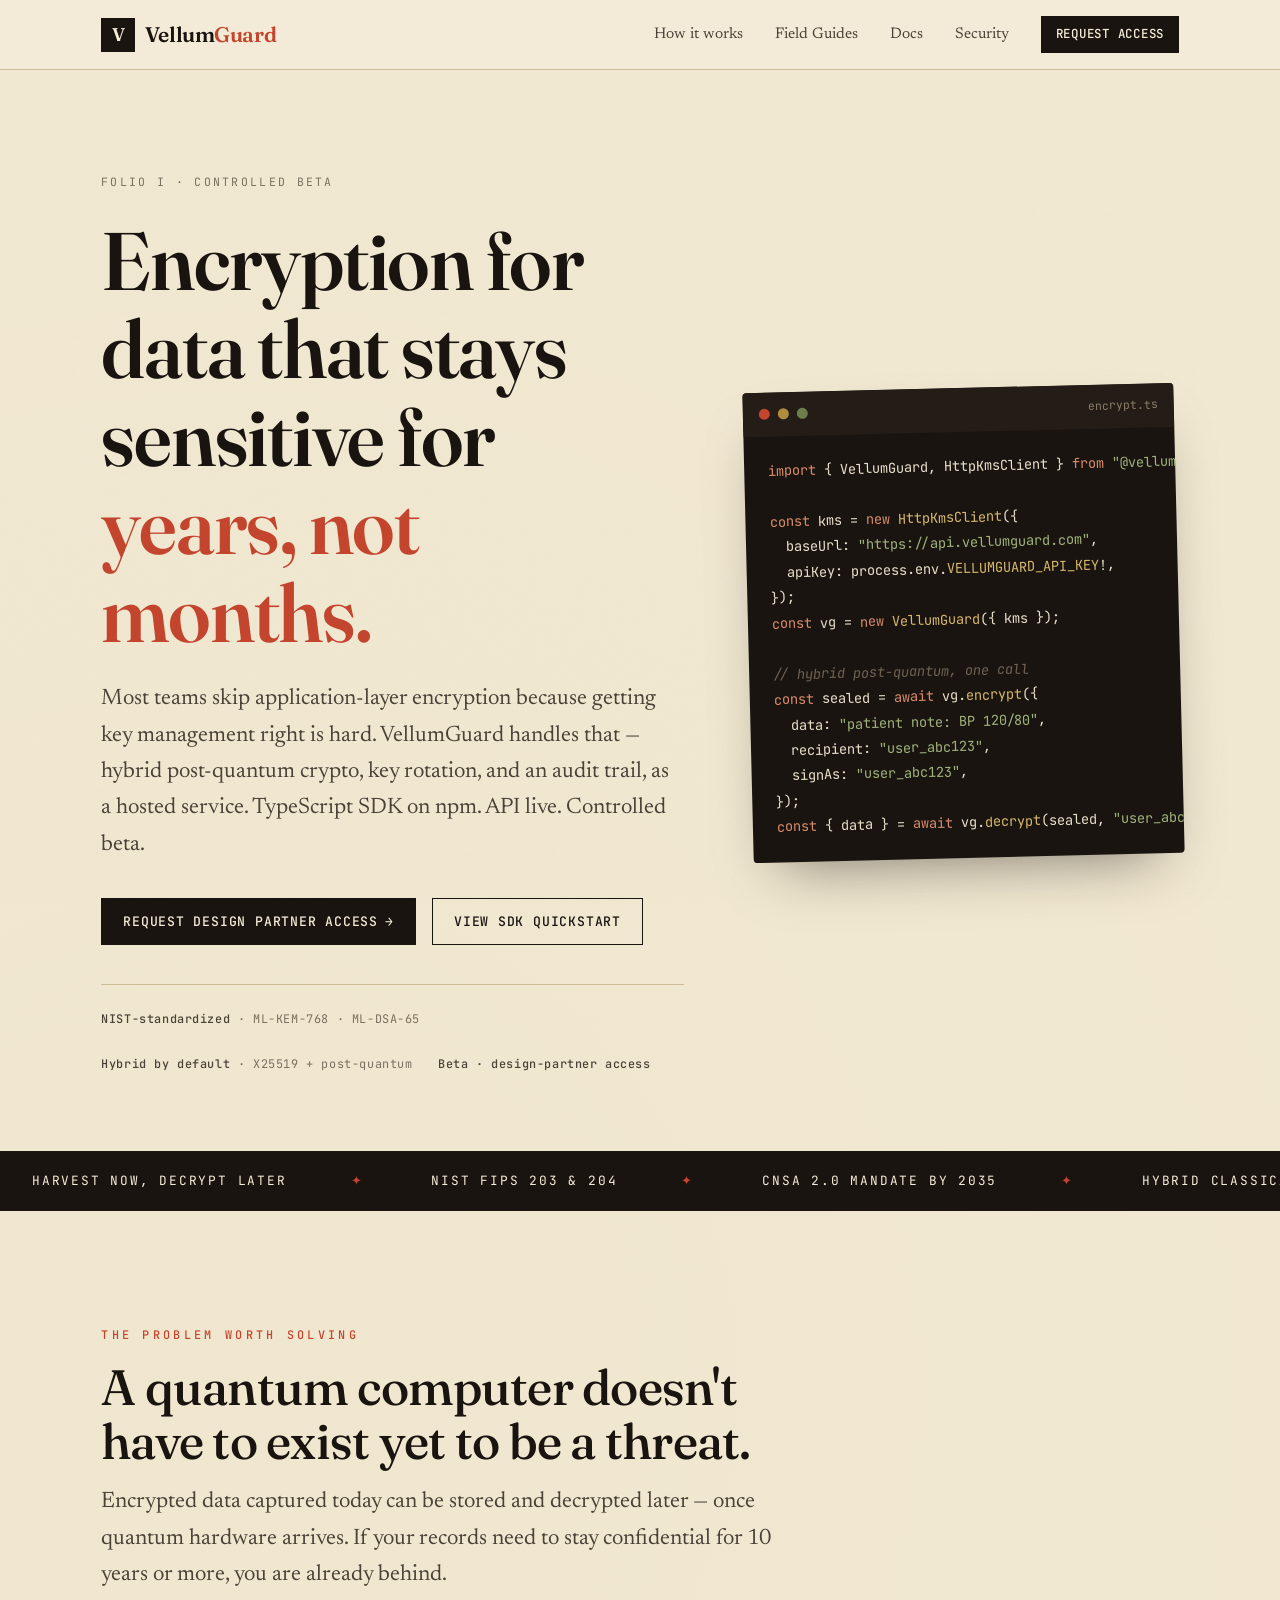
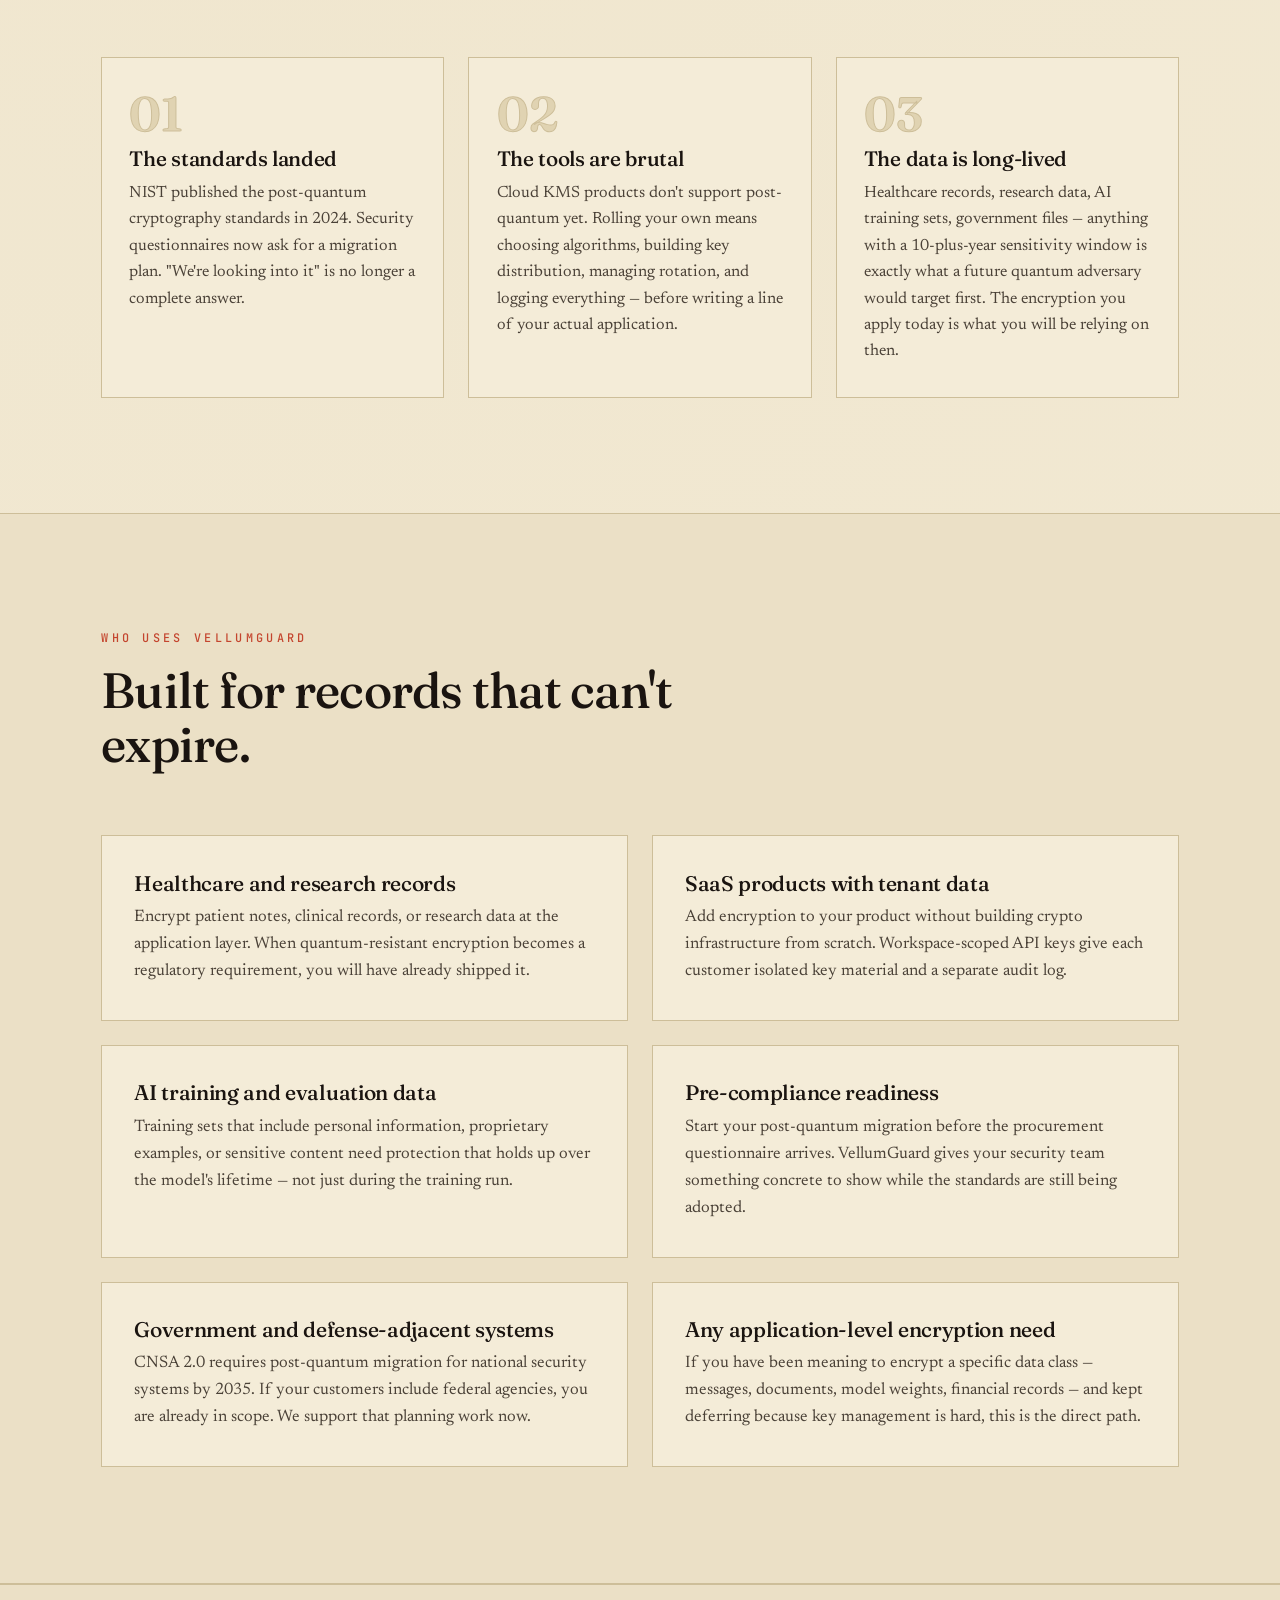
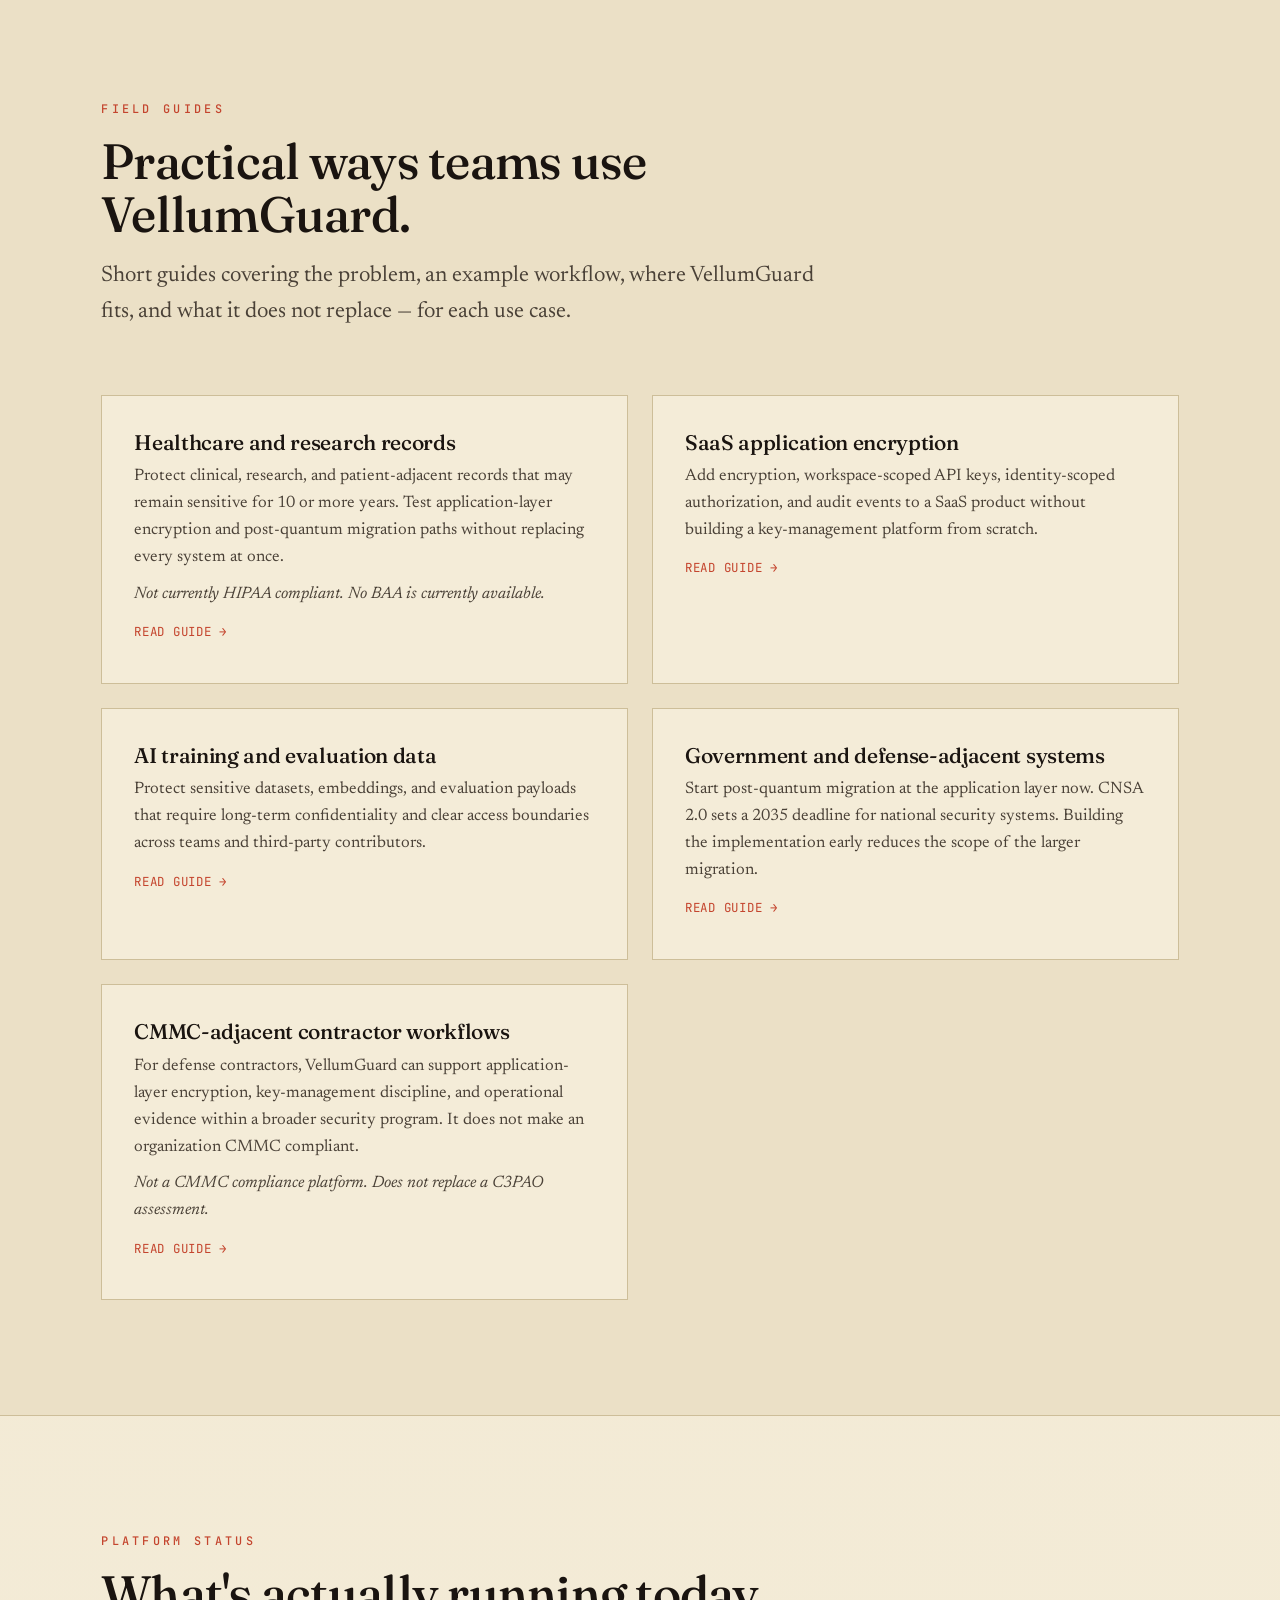
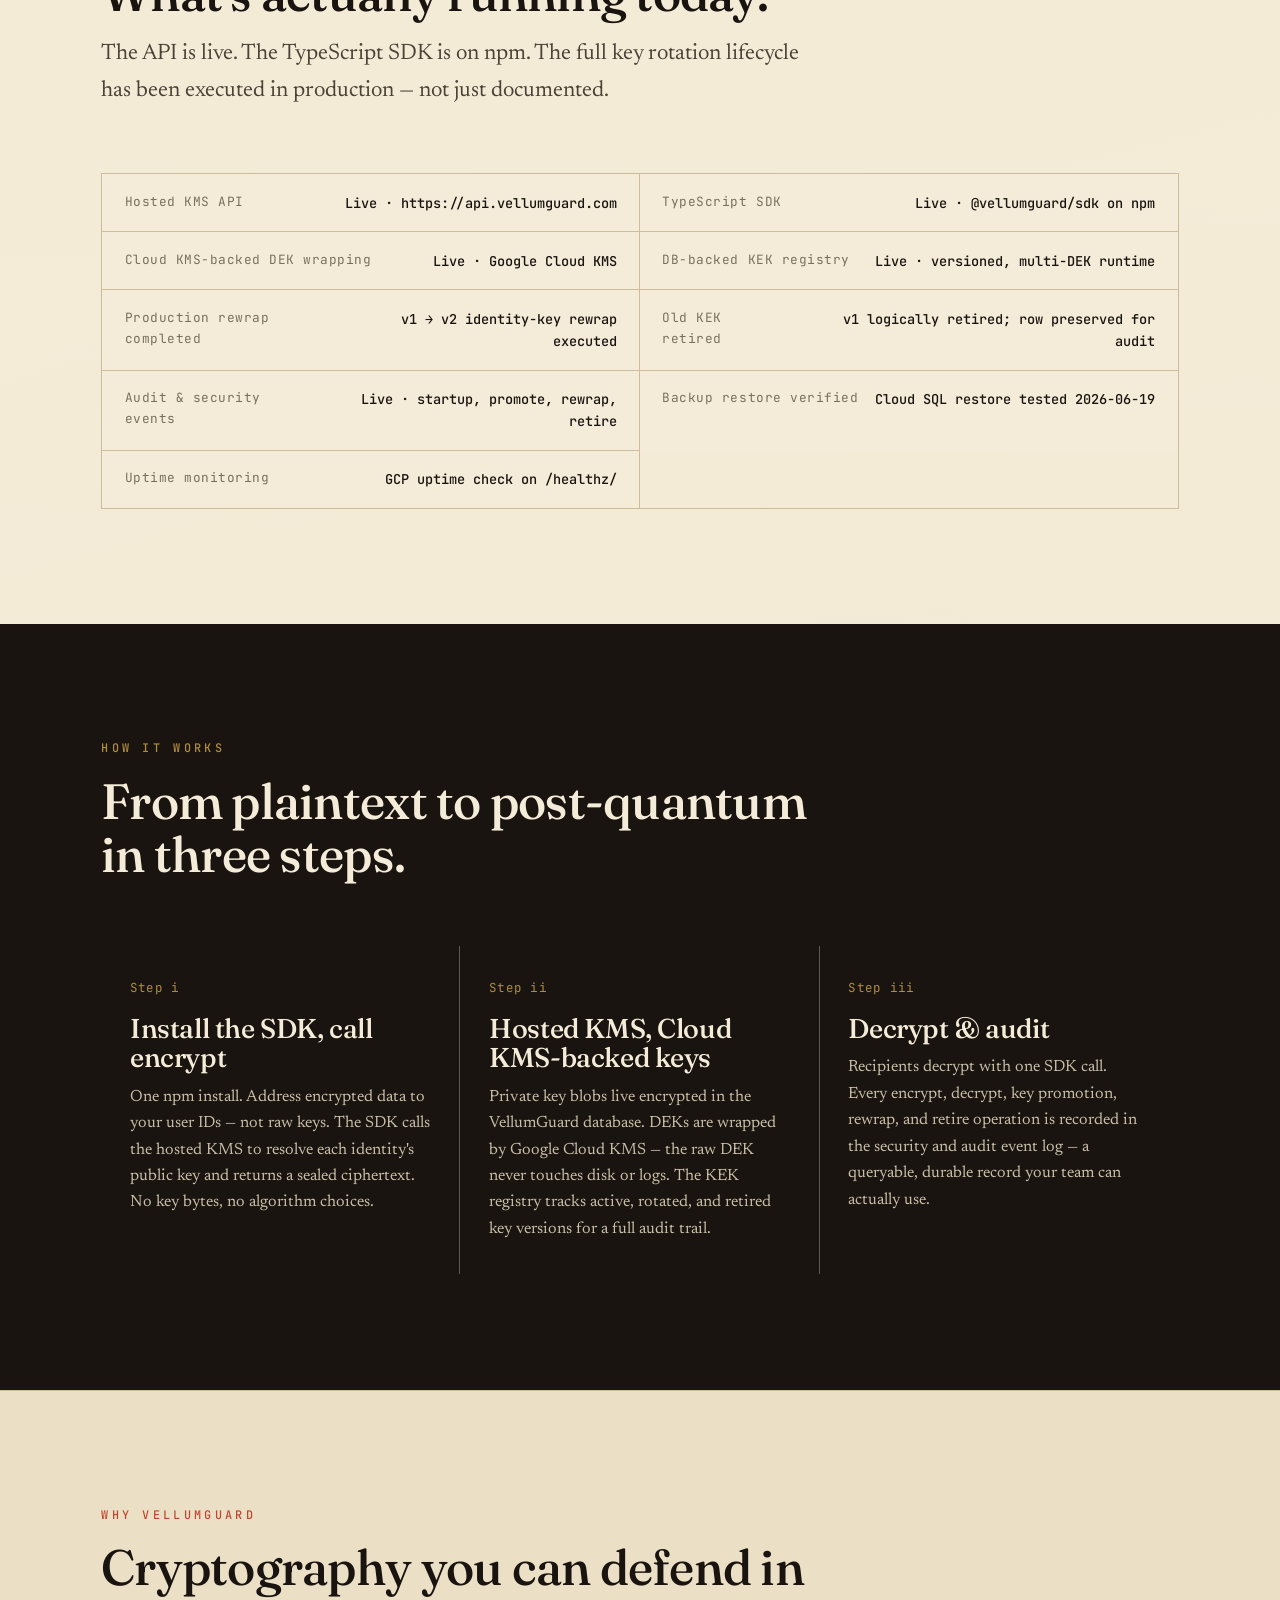
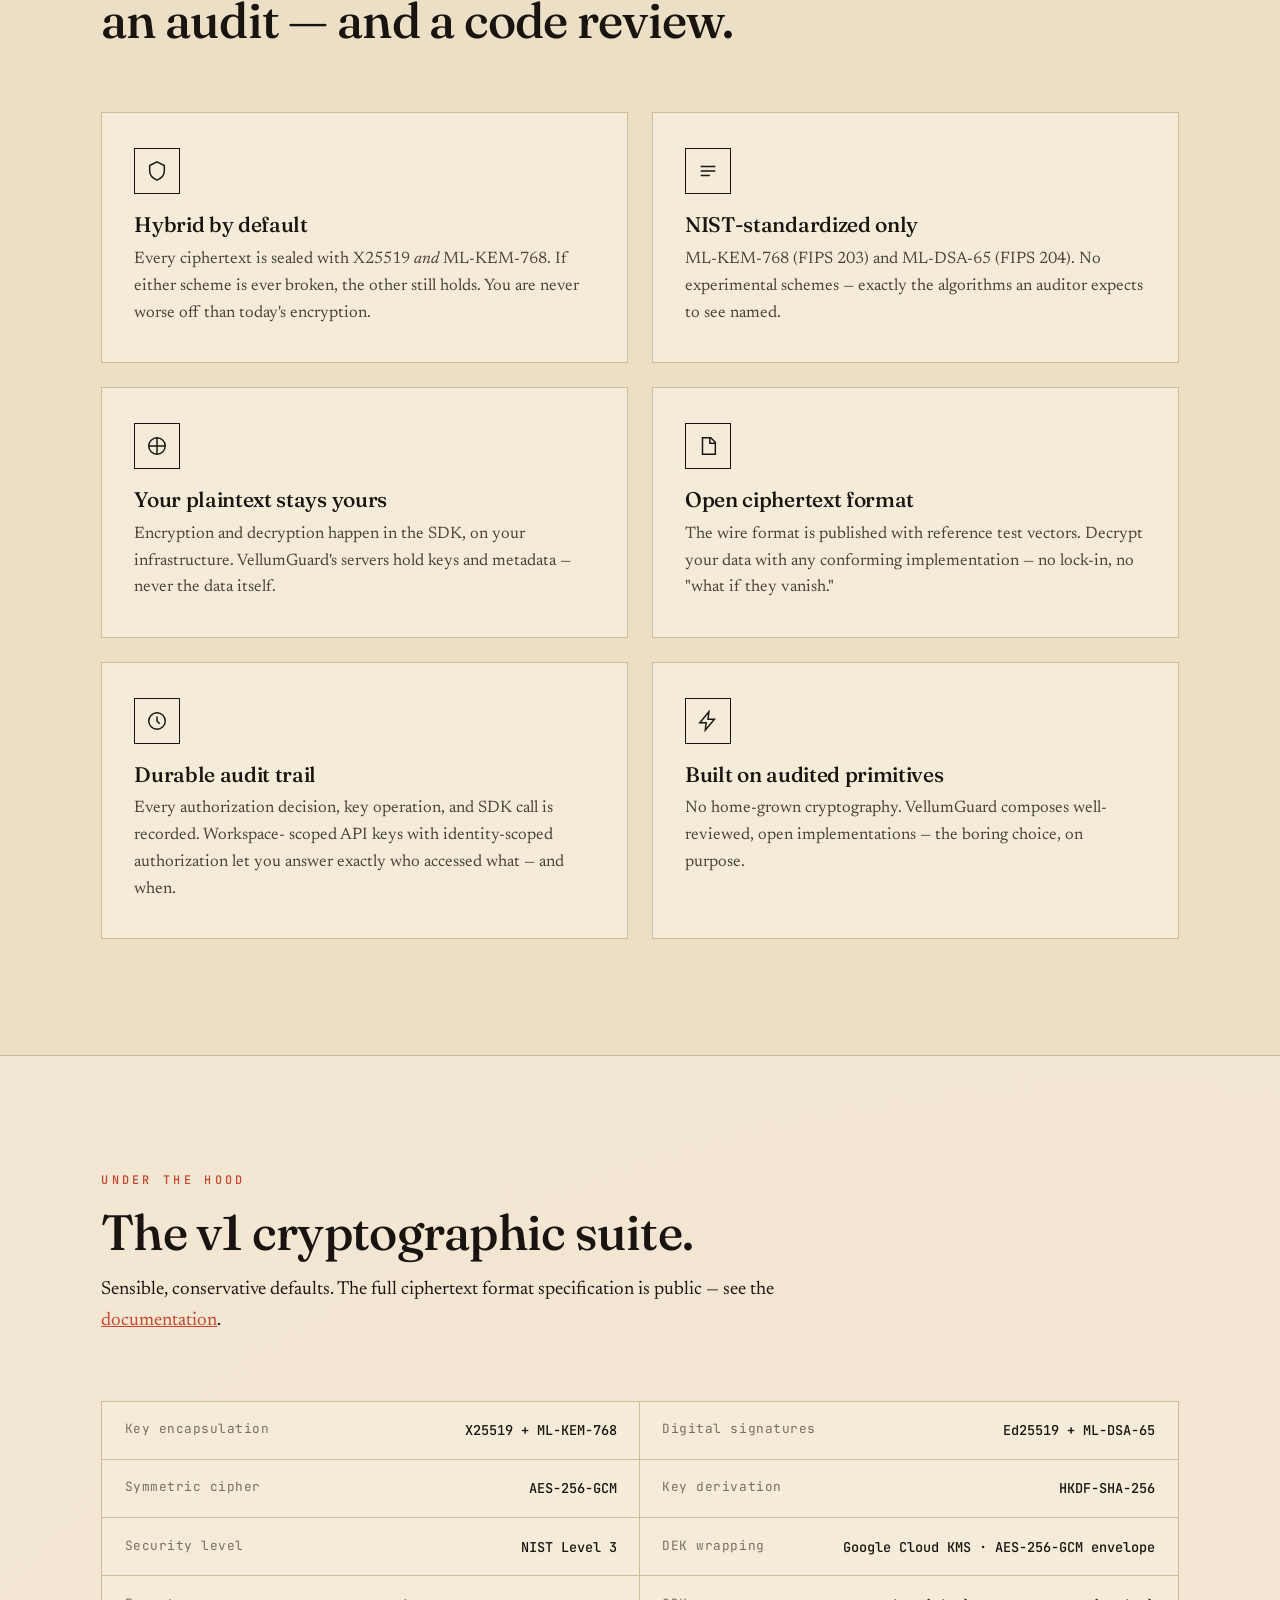
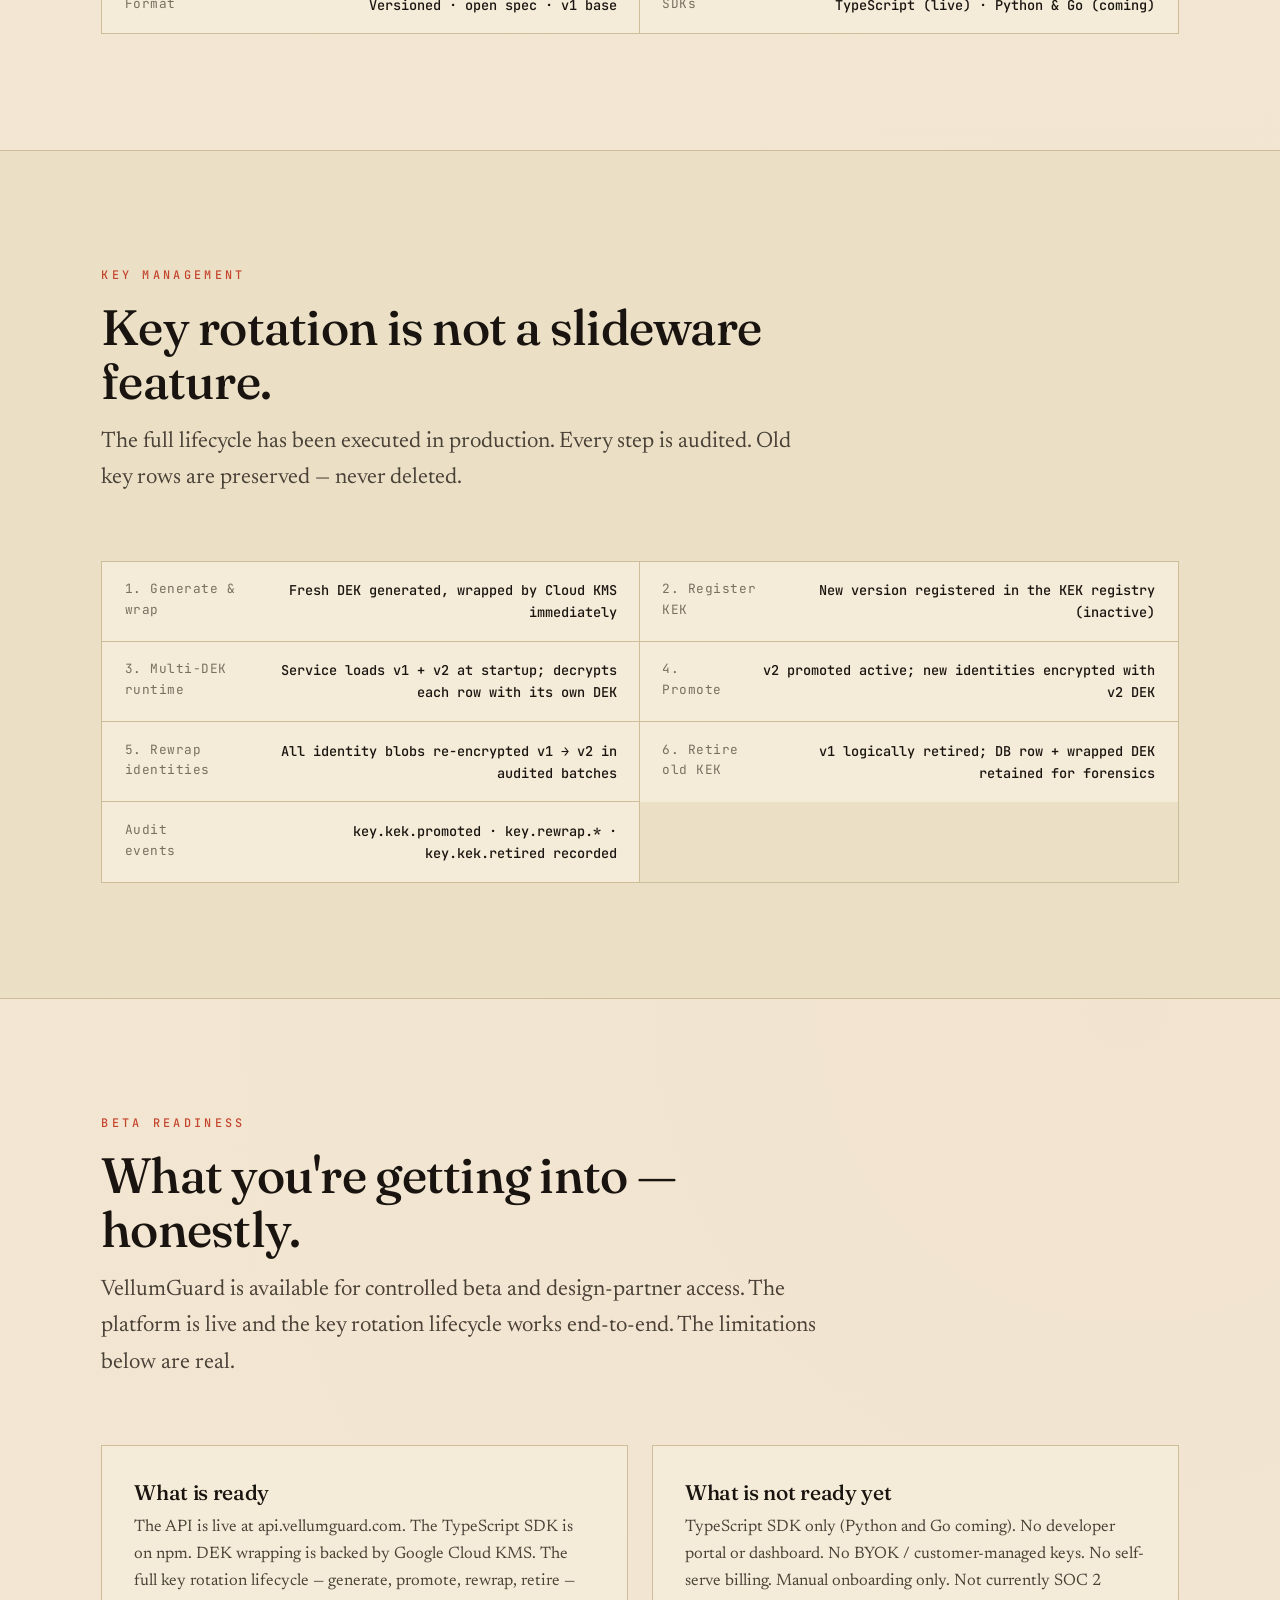
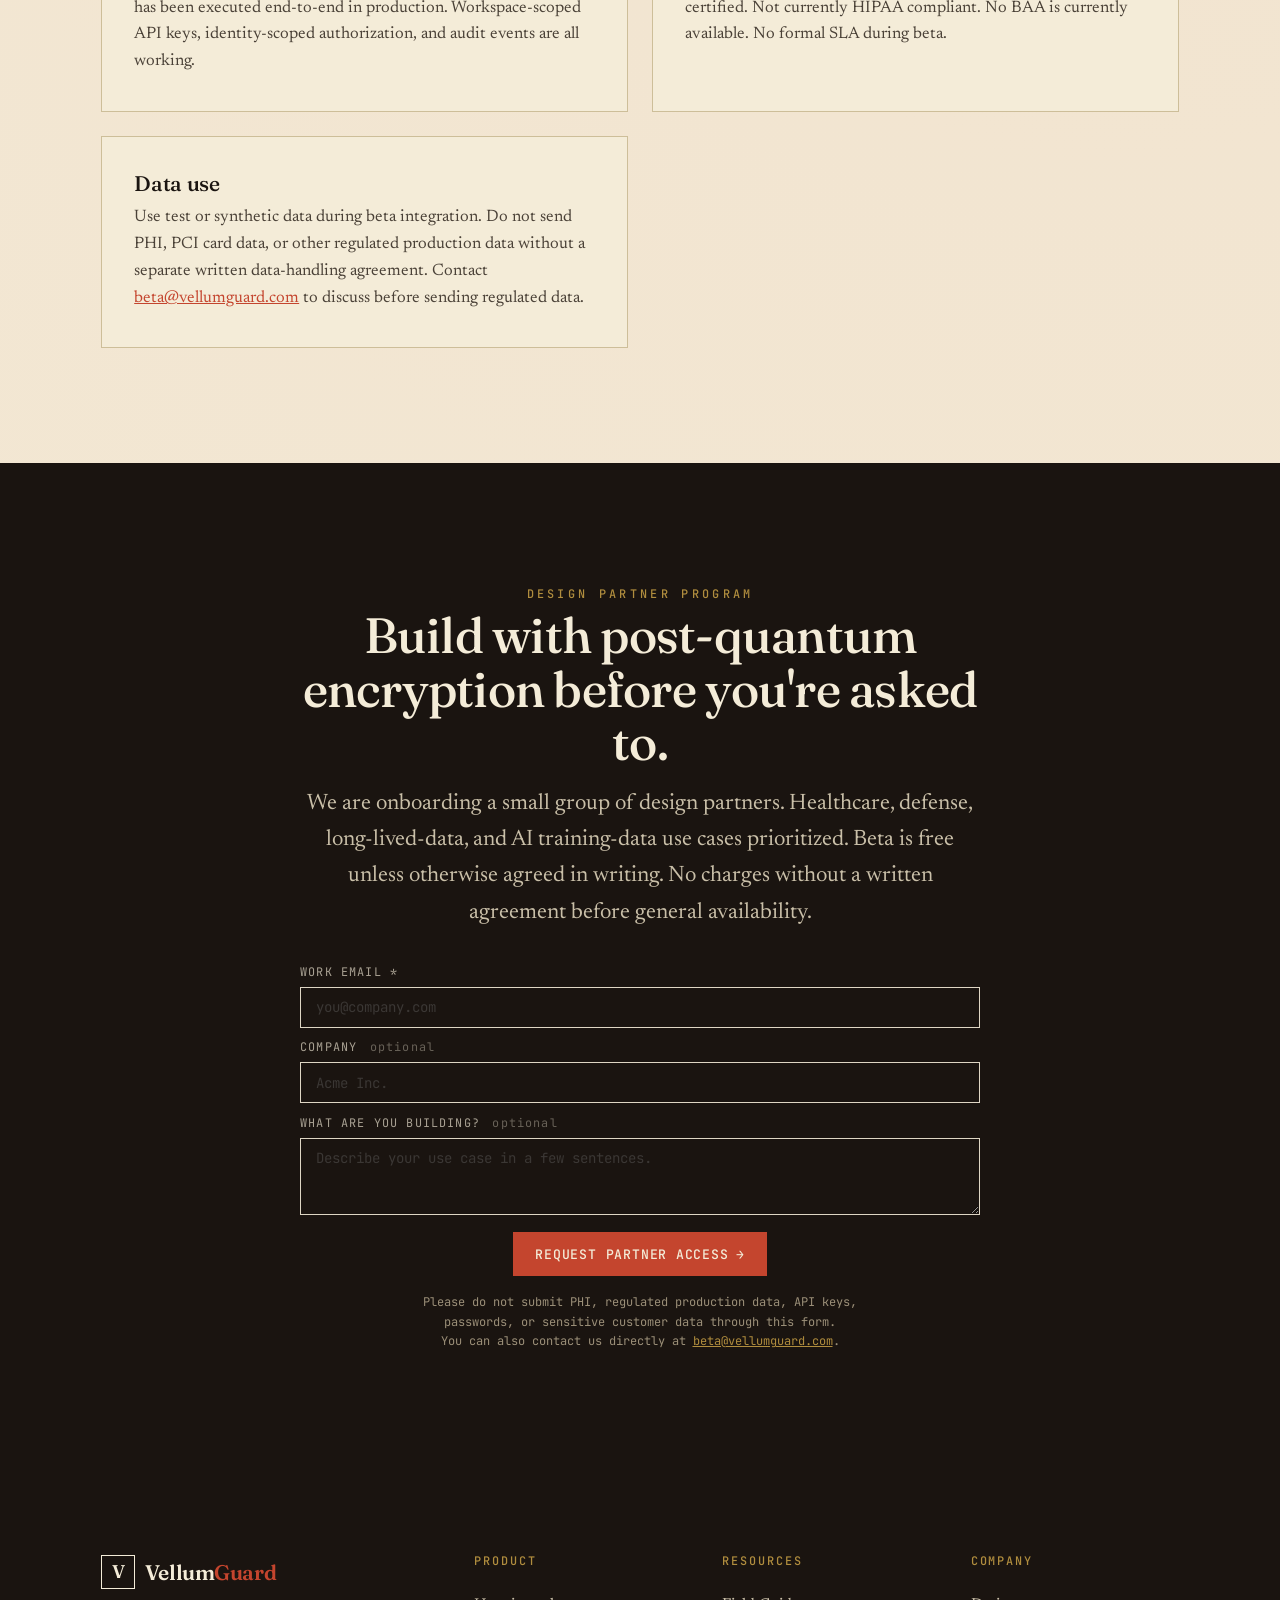
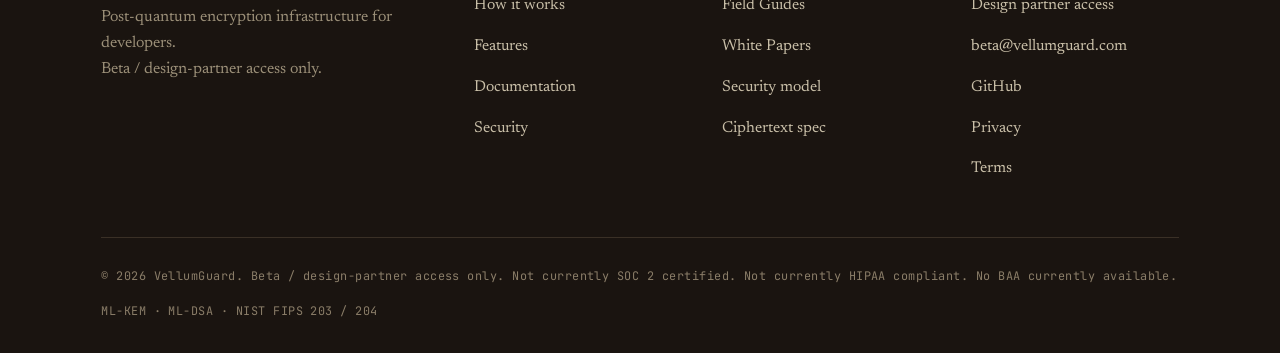
<file: index.html>
<!DOCTYPE html>
<html lang="en">
<head>
<meta charset="UTF-8" />
<meta name="viewport" content="width=device-width, initial-scale=1" />
<title>VellumGuard — Post-quantum encryption for long-lived sensitive data</title>
<meta name="description" content="VellumGuard is a hosted encryption and key-management service for applications handling sensitive records. Hybrid post-quantum crypto, key rotation, and an audit trail — without building it yourself. Controlled beta." />
<meta property="og:title" content="VellumGuard — Encryption for data that stays sensitive for years" />
<meta property="og:description" content="A hosted key management and encryption service with hybrid post-quantum crypto, Cloud KMS-backed key wrapping, and a full rotation lifecycle. For healthcare, SaaS, AI, and long-lived sensitive data. Controlled beta and design-partner access." />
<meta property="og:type" content="website" />
<link rel="icon" href="assets/favicon.svg" type="image/svg+xml" />
<link rel="stylesheet" href="css/style.css?v=3" />
</head>
<body>

<!-- ===================== NAV ===================== -->
<nav class="nav">
  <div class="wrap nav-inner">
    <a href="/" class="brand" aria-label="VellumGuard home">
      <span class="brand-mark">V</span>
      <span class="brand-name">Vellum<span>Guard</span></span>
    </a>
    <button class="nav-toggle" aria-label="Menu"><span></span><span></span><span></span></button>
    <ul class="nav-links">
      <li><a href="#how">How it works</a></li>
      <li><a href="/field-guides">Field Guides</a></li>
      <li><a href="/docs">Docs</a></li>
      <li><a href="/security">Security</a></li>
      <li><a href="#start" class="nav-cta btn btn-solid" style="padding:.6em 1.1em;">Request access</a></li>
    </ul>
  </div>
</nav>

<!-- ===================== HERO ===================== -->
<section class="hero">
  <div class="wrap hero-grid">
    <div>
      <p class="hero-folio reveal">Folio I · Controlled beta</p>
      <h1 class="reveal" data-d="1">
        Encryption for data that stays<br />
        sensitive for <span class="rubric">years, not months.</span>
      </h1>
      <p class="lead hero-lead reveal" data-d="2">
        Most teams skip application-layer encryption because getting key management
        right is hard. VellumGuard handles that — hybrid post-quantum crypto, key
        rotation, and an audit trail, as a hosted service. TypeScript SDK on npm.
        API live. Controlled beta.
      </p>
      <div class="hero-actions reveal" data-d="3">
        <a href="#start" class="btn btn-solid">Request Design Partner Access <span class="btn-arrow">→</span></a>
        <a href="/docs" class="btn btn-ghost">View SDK Quickstart</a>
      </div>
      <div class="hero-trust reveal" data-d="3">
        <span><b>NIST-standardized</b> · ML-KEM-768 · ML-DSA-65</span>
        <span><b>Hybrid by default</b> · X25519 + post-quantum</span>
        <span><b>Beta · design-partner access</b></span>
      </div>
    </div>

    <!-- code card -->
    <div class="reveal" data-d="2">
      <div class="code-card">
        <div class="code-top">
          <span class="code-dot r"></span><span class="code-dot y"></span><span class="code-dot g"></span>
          <span class="code-file">encrypt.ts</span>
        </div>
        <div class="code-body">
<span class="ln"><span class="tk-kw">import</span> { VellumGuard, HttpKmsClient } <span class="tk-kw">from</span> <span class="tk-str">"@vellumguard/sdk"</span>;</span>
<span class="ln"> </span>
<span class="ln"><span class="tk-kw">const</span> kms = <span class="tk-kw">new</span> <span class="tk-fn">HttpKmsClient</span>({</span>
<span class="ln">  baseUrl: <span class="tk-str">"https://api.vellumguard.com"</span>,</span>
<span class="ln">  apiKey: process.env.<span class="tk-fn">VELLUMGUARD_API_KEY</span>!,</span>
<span class="ln">});</span>
<span class="ln"><span class="tk-kw">const</span> vg = <span class="tk-kw">new</span> <span class="tk-fn">VellumGuard</span>({ kms });</span>
<span class="ln"> </span>
<span class="ln"><span class="tk-cm">// hybrid post-quantum, one call</span></span>
<span class="ln"><span class="tk-kw">const</span> sealed = <span class="tk-kw">await</span> vg.<span class="tk-fn">encrypt</span>({</span>
<span class="ln">  data: <span class="tk-str">"patient note: BP 120/80"</span>,</span>
<span class="ln">  recipient: <span class="tk-str">"user_abc123"</span>,</span>
<span class="ln">  signAs: <span class="tk-str">"user_abc123"</span>,</span>
<span class="ln">});</span>
<span class="ln"><span class="tk-kw">const</span> { data } = <span class="tk-kw">await</span> vg.<span class="tk-fn">decrypt</span>(sealed, <span class="tk-str">"user_abc123"</span>);</span>
        </div>
      </div>
    </div>
  </div>
</section>

<!-- ===================== STRIP ===================== -->
<div class="strip" aria-hidden="true">
  <div class="strip-track">
    <span>Harvest now, decrypt later</span>
    <span>NIST FIPS 203 &amp; 204</span>
    <span>CNSA 2.0 mandate by 2035</span>
    <span>Hybrid classical + post-quantum</span>
    <span>Open ciphertext format</span>
    <span>Harvest now, decrypt later</span>
    <span>NIST FIPS 203 &amp; 204</span>
    <span>CNSA 2.0 mandate by 2035</span>
    <span>Hybrid classical + post-quantum</span>
    <span>Open ciphertext format</span>
  </div>
</div>

<!-- ===================== PROBLEM ===================== -->
<section class="band" id="why-now">
  <div class="wrap">
    <div class="sec-head reveal">
      <span class="eyebrow">The problem worth solving</span>
      <h2>A quantum computer doesn't have to exist yet to be a threat.</h2>
      <p class="lead">Encrypted data captured today can be stored and decrypted later —
        once quantum hardware arrives. If your records need to stay confidential for
        10 years or more, you are already behind.</p>
    </div>
    <div class="problem-grid">
      <div class="problem-card reveal" data-d="1">
        <div class="problem-num">01</div>
        <h3>The standards landed</h3>
        <p>NIST published the post-quantum cryptography standards in 2024. Security
          questionnaires now ask for a migration plan. "We're looking into it" is no
          longer a complete answer.</p>
      </div>
      <div class="problem-card reveal" data-d="2">
        <div class="problem-num">02</div>
        <h3>The tools are brutal</h3>
        <p>Cloud KMS products don't support post-quantum yet. Rolling your own means
          choosing algorithms, building key distribution, managing rotation, and logging
          everything — before writing a line of your actual application.</p>
      </div>
      <div class="problem-card reveal" data-d="3">
        <div class="problem-num">03</div>
        <h3>The data is long-lived</h3>
        <p>Healthcare records, research data, AI training sets, government files —
          anything with a 10-plus-year sensitivity window is exactly what a future quantum
          adversary would target first. The encryption you apply today is what you will be
          relying on then.</p>
      </div>
    </div>
  </div>
</section>

<!-- ===================== USE CASES ===================== -->
<section class="band band-tint" id="use-cases">
  <div class="wrap">
    <div class="sec-head reveal">
      <span class="eyebrow">Who uses VellumGuard</span>
      <h2>Built for records that can't expire.</h2>
    </div>
    <div class="feat-grid">
      <div class="feat reveal" data-d="1">
        <h3>Healthcare and research records</h3>
        <p>Encrypt patient notes, clinical records, or research data at the application
          layer. When quantum-resistant encryption becomes a regulatory requirement,
          you will have already shipped it.</p>
      </div>
      <div class="feat reveal" data-d="2">
        <h3>SaaS products with tenant data</h3>
        <p>Add encryption to your product without building crypto infrastructure from
          scratch. Workspace-scoped API keys give each customer isolated key material
          and a separate audit log.</p>
      </div>
      <div class="feat reveal" data-d="1">
        <h3>AI training and evaluation data</h3>
        <p>Training sets that include personal information, proprietary examples, or
          sensitive content need protection that holds up over the model's lifetime —
          not just during the training run.</p>
      </div>
      <div class="feat reveal" data-d="2">
        <h3>Pre-compliance readiness</h3>
        <p>Start your post-quantum migration before the procurement questionnaire
          arrives. VellumGuard gives your security team something concrete to show
          while the standards are still being adopted.</p>
      </div>
      <div class="feat reveal" data-d="1">
        <h3>Government and defense-adjacent systems</h3>
        <p>CNSA 2.0 requires post-quantum migration for national security systems
          by 2035. If your customers include federal agencies, you are already in scope.
          We support that planning work now.</p>
      </div>
      <div class="feat reveal" data-d="2">
        <h3>Any application-level encryption need</h3>
        <p>If you have been meaning to encrypt a specific data class — messages,
          documents, model weights, financial records — and kept deferring because
          key management is hard, this is the direct path.</p>
      </div>
    </div>
  </div>
</section>

<!-- ===================== FIELD GUIDES ===================== -->
<section class="band band-tint" id="field-guides">
  <div class="wrap">
    <div class="sec-head reveal">
      <span class="eyebrow">Field Guides</span>
      <h2>Practical ways teams use VellumGuard.</h2>
      <p class="lead">Short guides covering the problem, an example workflow, where
        VellumGuard fits, and what it does not replace — for each use case.</p>
    </div>
    <div class="feat-grid">
      <div class="feat reveal" data-d="1">
        <h3>Healthcare and research records</h3>
        <p>Protect clinical, research, and patient-adjacent records that may remain
          sensitive for 10 or more years. Test application-layer encryption and
          post-quantum migration paths without replacing every system at once.</p>
        <p class="feat-caveat">Not currently HIPAA compliant. No BAA is currently available.</p>
        <a class="feat-link" href="/field-guides/healthcare-research-records">Read guide →</a>
      </div>
      <div class="feat reveal" data-d="2">
        <h3>SaaS application encryption</h3>
        <p>Add encryption, workspace-scoped API keys, identity-scoped authorization,
          and audit events to a SaaS product without building a key-management platform
          from scratch.</p>
        <a class="feat-link" href="/field-guides/saas-application-encryption">Read guide →</a>
      </div>
      <div class="feat reveal" data-d="1">
        <h3>AI training and evaluation data</h3>
        <p>Protect sensitive datasets, embeddings, and evaluation payloads that require
          long-term confidentiality and clear access boundaries across teams and
          third-party contributors.</p>
        <a class="feat-link" href="/field-guides/ai-training-data">Read guide →</a>
      </div>
      <div class="feat reveal" data-d="2">
        <h3>Government and defense-adjacent systems</h3>
        <p>Start post-quantum migration at the application layer now. CNSA 2.0 sets
          a 2035 deadline for national security systems. Building the implementation
          early reduces the scope of the larger migration.</p>
        <a class="feat-link" href="/field-guides/government-defense-data">Read guide →</a>
      </div>
      <div class="feat reveal" data-d="1">
        <h3>CMMC-adjacent contractor workflows</h3>
        <p>For defense contractors, VellumGuard can support application-layer
          encryption, key-management discipline, and operational evidence within a
          broader security program. It does not make an organization CMMC compliant.</p>
        <p class="feat-caveat">Not a CMMC compliance platform. Does not replace a C3PAO assessment.</p>
        <a class="feat-link" href="/field-guides/cmmc-contractor-workflows">Read guide →</a>
      </div>
    </div>
  </div>
</section>

<!-- ===================== TRACTION ===================== -->
<section class="band" id="status">
  <div class="wrap">
    <div class="sec-head reveal">
      <span class="eyebrow">Platform status</span>
      <h2>What's actually running today.</h2>
      <p class="lead">The API is live. The TypeScript SDK is on npm. The full key rotation
        lifecycle has been executed in production — not just documented.</p>
    </div>
    <div class="spec reveal">
      <div class="spec-row"><span class="spec-k">Hosted KMS API</span><span class="spec-v">Live · https://api.vellumguard.com</span></div>
      <div class="spec-row"><span class="spec-k">TypeScript SDK</span><span class="spec-v">Live · @vellumguard/sdk on npm</span></div>
      <div class="spec-row"><span class="spec-k">Cloud KMS-backed DEK wrapping</span><span class="spec-v">Live · Google Cloud KMS</span></div>
      <div class="spec-row"><span class="spec-k">DB-backed KEK registry</span><span class="spec-v">Live · versioned, multi-DEK runtime</span></div>
      <div class="spec-row"><span class="spec-k">Production rewrap completed</span><span class="spec-v">v1 → v2 identity-key rewrap executed</span></div>
      <div class="spec-row"><span class="spec-k">Old KEK retired</span><span class="spec-v">v1 logically retired; row preserved for audit</span></div>
      <div class="spec-row"><span class="spec-k">Audit &amp; security events</span><span class="spec-v">Live · startup, promote, rewrap, retire</span></div>
      <div class="spec-row"><span class="spec-k">Backup restore verified</span><span class="spec-v">Cloud SQL restore tested 2026-06-19</span></div>
      <div class="spec-row"><span class="spec-k">Uptime monitoring</span><span class="spec-v">GCP uptime check on /healthz/</span></div>
    </div>
  </div>
</section>

<!-- ===================== HOW IT WORKS ===================== -->
<section class="band band-ink" id="how">
  <div class="wrap">
    <div class="sec-head reveal">
      <span class="eyebrow">How it works</span>
      <h2>From plaintext to post-quantum in three steps.</h2>
    </div>
    <div class="steps">
      <div class="step reveal" data-d="1">
        <div class="step-k">Step i</div>
        <h3>Install the SDK, call encrypt</h3>
        <p>One npm install. Address encrypted data to your user IDs — not raw keys.
          The SDK calls the hosted KMS to resolve each identity's public key and returns
          a sealed ciphertext. No key bytes, no algorithm choices.</p>
      </div>
      <div class="step reveal" data-d="2">
        <div class="step-k">Step ii</div>
        <h3>Hosted KMS, Cloud KMS-backed keys</h3>
        <p>Private key blobs live encrypted in the VellumGuard database. DEKs are wrapped
          by Google Cloud KMS — the raw DEK never touches disk or logs. The KEK registry
          tracks active, rotated, and retired key versions for a full audit trail.</p>
      </div>
      <div class="step reveal" data-d="3">
        <div class="step-k">Step iii</div>
        <h3>Decrypt &amp; audit</h3>
        <p>Recipients decrypt with one SDK call. Every encrypt, decrypt, key promotion,
          rewrap, and retire operation is recorded in the security and audit event log
          — a queryable, durable record your team can actually use.</p>
      </div>
    </div>
  </div>
</section>

<!-- ===================== FEATURES ===================== -->
<section class="band band-tint" id="features">
  <div class="wrap">
    <div class="sec-head reveal">
      <span class="eyebrow">Why VellumGuard</span>
      <h2>Cryptography you can defend in an audit — and a code review.</h2>
    </div>
    <div class="feat-grid">
      <div class="feat reveal" data-d="1">
        <div class="feat-icon" aria-hidden="true">
          <svg viewBox="0 0 24 24" fill="none" stroke="currentColor" stroke-width="1.6">
            <path d="M12 2l8 4v6c0 5-3.5 8-8 10-4.5-2-8-5-8-10V6z"/>
          </svg>
        </div>
        <h3>Hybrid by default</h3>
        <p>Every ciphertext is sealed with X25519 <em class="it">and</em> ML-KEM-768. If
          either scheme is ever broken, the other still holds. You are never worse off
          than today's encryption.</p>
      </div>
      <div class="feat reveal" data-d="2">
        <div class="feat-icon" aria-hidden="true">
          <svg viewBox="0 0 24 24" fill="none" stroke="currentColor" stroke-width="1.6">
            <path d="M4 7h16M4 12h16M4 17h10"/>
          </svg>
        </div>
        <h3>NIST-standardized only</h3>
        <p>ML-KEM-768 (FIPS&nbsp;203) and ML-DSA-65 (FIPS&nbsp;204). No experimental
          schemes — exactly the algorithms an auditor expects to see named.</p>
      </div>
      <div class="feat reveal" data-d="1">
        <div class="feat-icon" aria-hidden="true">
          <svg viewBox="0 0 24 24" fill="none" stroke="currentColor" stroke-width="1.6">
            <path d="M12 3v18M3 12h18" /><circle cx="12" cy="12" r="9"/>
          </svg>
        </div>
        <h3>Your plaintext stays yours</h3>
        <p>Encryption and decryption happen in the SDK, on your infrastructure.
          VellumGuard's servers hold keys and metadata — never the data itself.</p>
      </div>
      <div class="feat reveal" data-d="2">
        <div class="feat-icon" aria-hidden="true">
          <svg viewBox="0 0 24 24" fill="none" stroke="currentColor" stroke-width="1.6">
            <path d="M6 3h9l5 5v13H6z"/><path d="M14 3v6h6"/>
          </svg>
        </div>
        <h3>Open ciphertext format</h3>
        <p>The wire format is published with reference test vectors. Decrypt your data
          with any conforming implementation — no lock-in, no "what if they vanish."</p>
      </div>
      <div class="feat reveal" data-d="1">
        <div class="feat-icon" aria-hidden="true">
          <svg viewBox="0 0 24 24" fill="none" stroke="currentColor" stroke-width="1.6">
            <circle cx="12" cy="12" r="9"/><path d="M12 7v5l3 3"/>
          </svg>
        </div>
        <h3>Durable audit trail</h3>
        <p>Every authorization decision, key operation, and SDK call is recorded. Workspace-
          scoped API keys with identity-scoped authorization let you answer exactly who
          accessed what — and when.</p>
      </div>
      <div class="feat reveal" data-d="2">
        <div class="feat-icon" aria-hidden="true">
          <svg viewBox="0 0 24 24" fill="none" stroke="currentColor" stroke-width="1.6">
            <path d="M13 2L3 14h7l-1 8 10-12h-7z"/>
          </svg>
        </div>
        <h3>Built on audited primitives</h3>
        <p>No home-grown cryptography. VellumGuard composes well-reviewed, open
          implementations — the boring choice, on purpose.</p>
      </div>
    </div>
  </div>
</section>

<!-- ===================== SPEC ===================== -->
<section class="band" id="spec">
  <div class="wrap">
    <div class="sec-head reveal">
      <span class="eyebrow">Under the hood</span>
      <h2>The v1 cryptographic suite.</h2>
      <p>Sensible, conservative defaults. The full ciphertext format specification is
        public — see the <a href="/docs" style="color:var(--rubric);">documentation</a>.</p>
    </div>
    <div class="spec reveal">
      <div class="spec-row"><span class="spec-k">Key encapsulation</span><span class="spec-v">X25519 + ML-KEM-768</span></div>
      <div class="spec-row"><span class="spec-k">Digital signatures</span><span class="spec-v">Ed25519 + ML-DSA-65</span></div>
      <div class="spec-row"><span class="spec-k">Symmetric cipher</span><span class="spec-v">AES-256-GCM</span></div>
      <div class="spec-row"><span class="spec-k">Key derivation</span><span class="spec-v">HKDF-SHA-256</span></div>
      <div class="spec-row"><span class="spec-k">Security level</span><span class="spec-v">NIST Level 3</span></div>
      <div class="spec-row"><span class="spec-k">DEK wrapping</span><span class="spec-v">Google Cloud KMS · AES-256-GCM envelope</span></div>
      <div class="spec-row"><span class="spec-k">Format</span><span class="spec-v">Versioned · open spec · v1 base</span></div>
      <div class="spec-row"><span class="spec-k">SDKs</span><span class="spec-v">TypeScript (live) · Python &amp; Go (coming)</span></div>
    </div>
  </div>
</section>

<!-- ===================== KEY ROTATION ===================== -->
<section class="band band-tint" id="rotation">
  <div class="wrap">
    <div class="sec-head reveal">
      <span class="eyebrow">Key management</span>
      <h2>Key rotation is not a slideware feature.</h2>
      <p class="lead">The full lifecycle has been executed in production. Every step is
        audited. Old key rows are preserved — never deleted.</p>
    </div>
    <div class="spec reveal">
      <div class="spec-row"><span class="spec-k">1. Generate &amp; wrap</span><span class="spec-v">Fresh DEK generated, wrapped by Cloud KMS immediately</span></div>
      <div class="spec-row"><span class="spec-k">2. Register KEK</span><span class="spec-v">New version registered in the KEK registry (inactive)</span></div>
      <div class="spec-row"><span class="spec-k">3. Multi-DEK runtime</span><span class="spec-v">Service loads v1 + v2 at startup; decrypts each row with its own DEK</span></div>
      <div class="spec-row"><span class="spec-k">4. Promote</span><span class="spec-v">v2 promoted active; new identities encrypted with v2 DEK</span></div>
      <div class="spec-row"><span class="spec-k">5. Rewrap identities</span><span class="spec-v">All identity blobs re-encrypted v1 → v2 in audited batches</span></div>
      <div class="spec-row"><span class="spec-k">6. Retire old KEK</span><span class="spec-v">v1 logically retired; DB row + wrapped DEK retained for forensics</span></div>
      <div class="spec-row"><span class="spec-k">Audit events</span><span class="spec-v">key.kek.promoted · key.rewrap.* · key.kek.retired recorded</span></div>
    </div>
  </div>
</section>

<!-- ===================== BETA CAVEATS ===================== -->
<section class="band" id="beta">
  <div class="wrap">
    <div class="sec-head reveal">
      <span class="eyebrow">Beta readiness</span>
      <h2>What you're getting into — honestly.</h2>
      <p class="lead">VellumGuard is available for controlled beta and design-partner
        access. The platform is live and the key rotation lifecycle works end-to-end.
        The limitations below are real.</p>
    </div>
    <div class="feat-grid">
      <div class="feat reveal" data-d="1">
        <h3>What is ready</h3>
        <p>The API is live at api.vellumguard.com. The TypeScript SDK is on npm. DEK
          wrapping is backed by Google Cloud KMS. The full key rotation lifecycle —
          generate, promote, rewrap, retire — has been executed end-to-end in production.
          Workspace-scoped API keys, identity-scoped authorization, and audit events are
          all working.</p>
      </div>
      <div class="feat reveal" data-d="2">
        <h3>What is not ready yet</h3>
        <p>TypeScript SDK only (Python and Go coming). No developer portal or dashboard.
          No BYOK / customer-managed keys. No self-serve billing. Manual onboarding only.
          Not currently SOC&nbsp;2 certified. Not currently HIPAA compliant. No BAA is
          currently available. No formal SLA during beta.</p>
      </div>
      <div class="feat reveal" data-d="1">
        <h3>Data use</h3>
        <p>Use test or synthetic data during beta integration. Do not send PHI, PCI card
          data, or other regulated production data without a separate written
          data-handling agreement. Contact <a href="mailto:beta@vellumguard.com" style="color:var(--rubric);">beta@vellumguard.com</a> to discuss
          before sending regulated data.</p>
      </div>
    </div>
  </div>
</section>

<!-- ===================== CTA ===================== -->
<section class="band band-ink" id="start">
  <div class="wrap">
    <div class="cta-box reveal">
      <span class="eyebrow">Design partner program</span>
      <h2>Build with post-quantum encryption before you're asked to.</h2>
      <p class="lead">We are onboarding a small group of design partners. Healthcare,
        defense, long-lived-data, and AI training-data use cases prioritized. Beta is
        free unless otherwise agreed in writing. No charges without a written agreement
        before general availability.</p>
      <form class="cta-form" novalidate>
        <input type="hidden" name="source" value="vellumguard-website" />
        <input type="hidden" name="form"   value="design-partner-access" />
        <div class="form-fields">
          <div>
            <label class="form-label" for="idx-email">Work email <span aria-hidden="true">*</span></label>
            <input class="form-input" type="email" id="idx-email" name="email" required placeholder="you@company.com" />
          </div>
          <div>
            <label class="form-label" for="idx-company">Company <span class="form-opt">optional</span></label>
            <input class="form-input" type="text" id="idx-company" name="company" placeholder="Acme Inc." />
          </div>
          <div>
            <label class="form-label" for="idx-usecase">What are you building? <span class="form-opt">optional</span></label>
            <textarea class="form-input" id="idx-usecase" name="usecase" rows="3" placeholder="Describe your use case in a few sentences."></textarea>
          </div>
        </div>
        <div class="cta-actions" style="margin-top:1.1rem;">
          <button type="submit" class="btn btn-solid" style="background:var(--rubric);border-color:var(--rubric);">Request partner access <span class="btn-arrow">→</span></button>
        </div>
        <span class="form-status cta-err"  hidden style="color:#e8856b;">Please enter a valid work email address.</span>
        <span class="form-status cta-msg"  hidden style="color:var(--gild);">✦ Thank you — we received your request and will follow up from beta@vellumguard.com.</span>
        <span class="form-status cta-fail" hidden style="color:#e8856b;">Something went wrong. Please email <a href="mailto:beta@vellumguard.com" style="color:#e8856b;">beta@vellumguard.com</a>.</span>
      </form>
      <p style="margin-top:1.1rem;font-family:var(--mono);font-size:.75rem;color:#9b8f78;text-align:center;">
        Please do not submit PHI, regulated production data, API keys, passwords, or sensitive customer data through this form.<br />
        You can also contact us directly at <a href="mailto:beta@vellumguard.com" style="color:var(--gild);">beta@vellumguard.com</a>.
      </p>
    </div>
  </div>
</section>

<!-- ===================== FOOTER ===================== -->
<footer class="foot">
  <div class="wrap">
    <div class="foot-grid">
      <div class="foot-brand">
        <a href="/" class="brand" style="color:var(--paper);">
          <span class="brand-mark" style="border-color:var(--paper);">V</span>
          <span class="brand-name" style="color:var(--paper);">Vellum<span style="color:var(--rubric);">Guard</span></span>
        </a>
        <p>Post-quantum encryption infrastructure for developers.<br />Beta / design-partner access only.</p>
      </div>
      <div>
        <h4>Product</h4>
        <ul>
          <li><a href="#how">How it works</a></li>
          <li><a href="#features">Features</a></li>
          <li><a href="/docs">Documentation</a></li>
          <li><a href="/security">Security</a></li>
        </ul>
      </div>
      <div>
        <h4>Resources</h4>
        <ul>
          <li><a href="/field-guides">Field Guides</a></li>
          <li><a href="/white-papers">White Papers</a></li>
          <li><a href="/security">Security model</a></li>
          <li><a href="/docs#format">Ciphertext spec</a></li>
        </ul>
      </div>
      <div>
        <h4>Company</h4>
        <ul>
          <li><a href="/beta">Design partner access</a></li>
          <li><a href="mailto:beta@vellumguard.com">beta@vellumguard.com</a></li>
          <li><a href="https://github.com/vellumguard">GitHub</a></li>
          <li><a href="/privacy">Privacy</a></li>
          <li><a href="/terms">Terms</a></li>
        </ul>
      </div>
    </div>
    <div class="foot-bot">
      <span>© <span id="year">2026</span> VellumGuard. Beta / design-partner access only. Not currently SOC 2 certified. Not currently HIPAA compliant. No BAA currently available.</span>
      <span>ML-KEM · ML-DSA · NIST FIPS 203 / 204</span>
    </div>
  </div>
</footer>

<script src="js/main.js?v=3"></script>
</body>
</html>
</file>
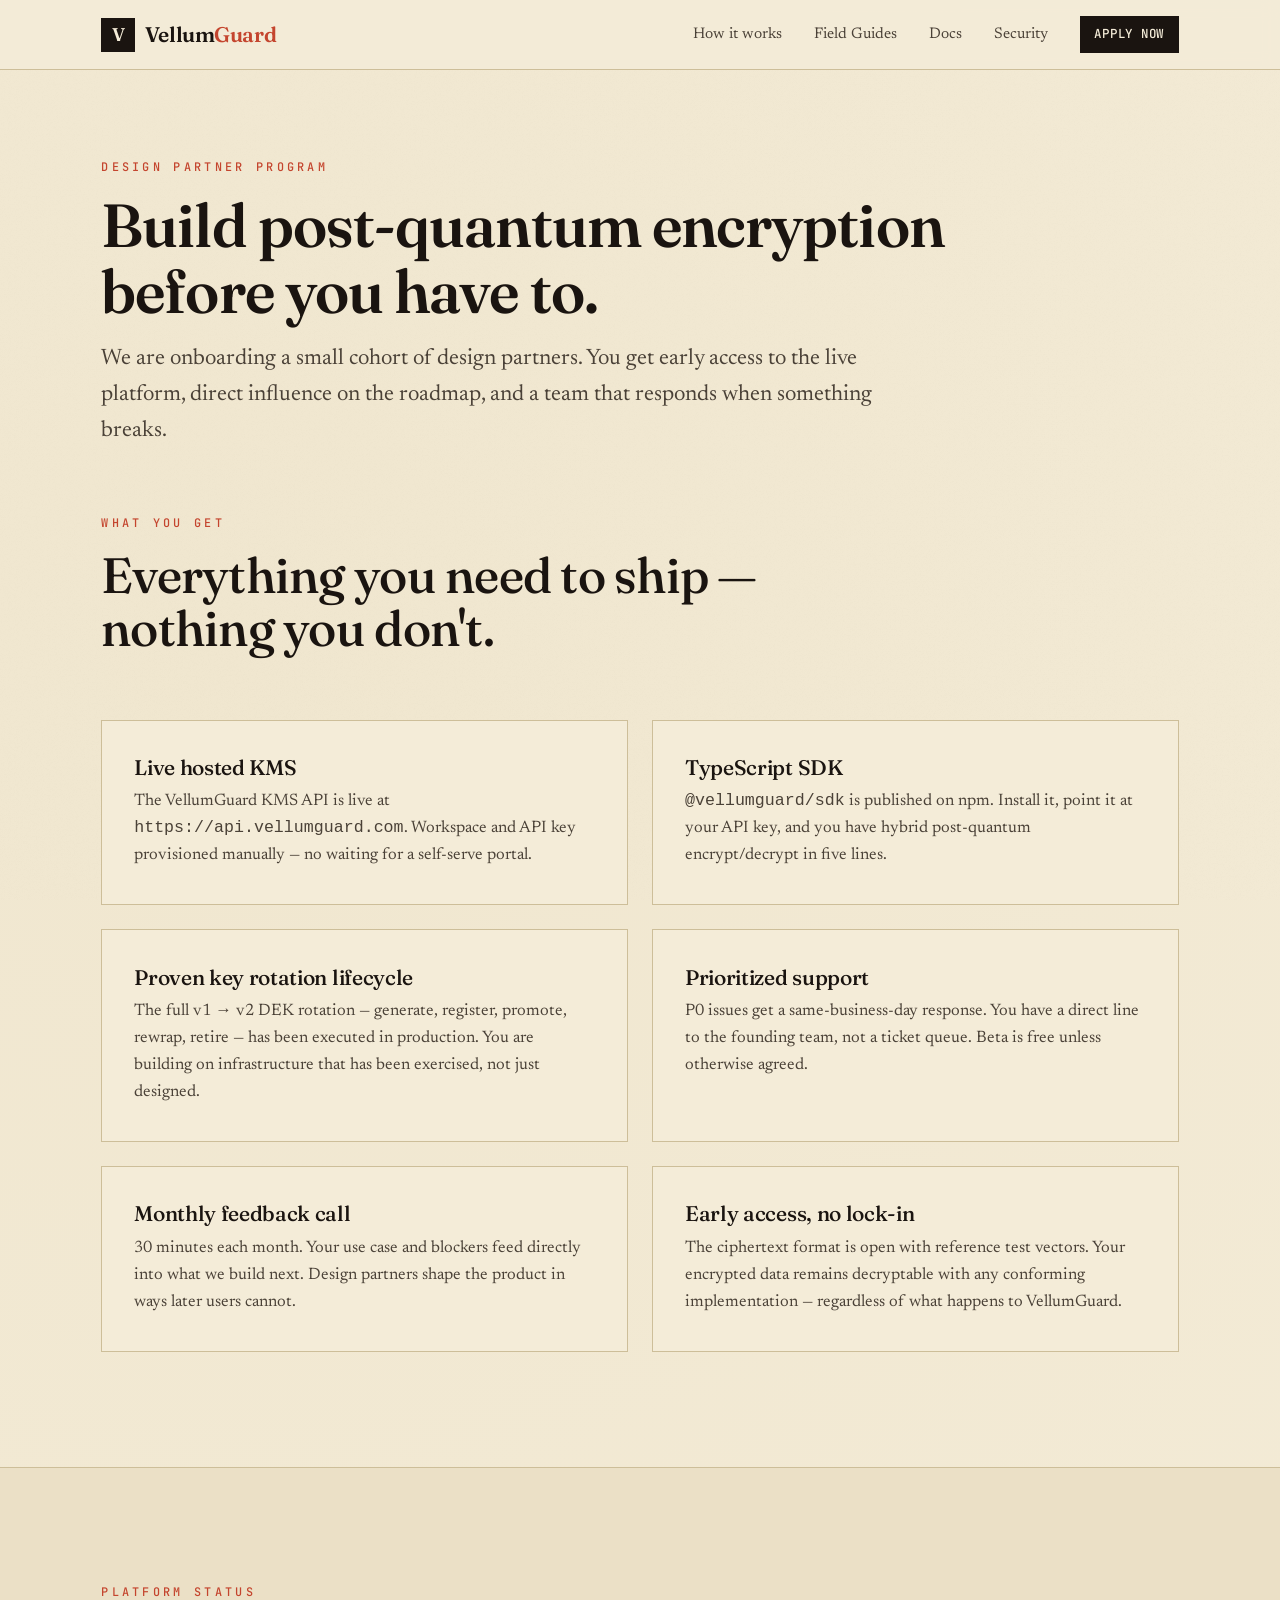
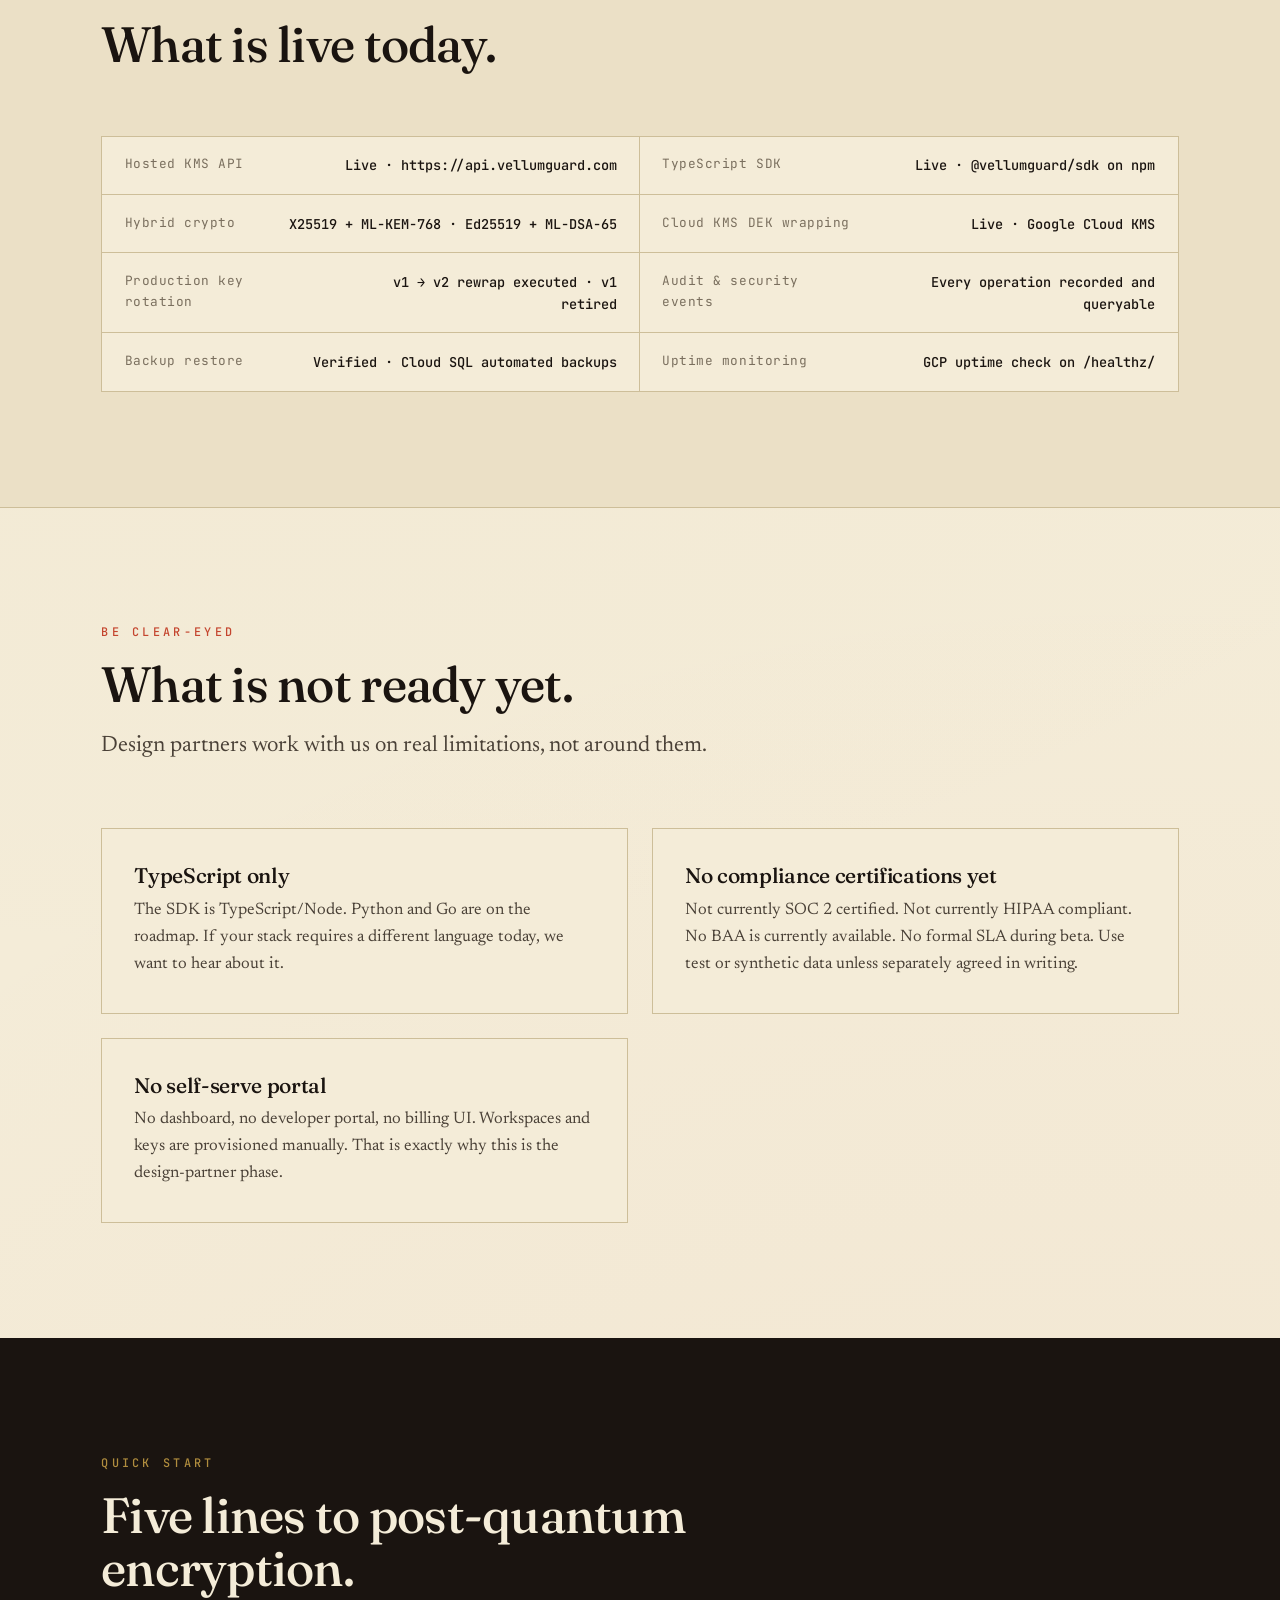
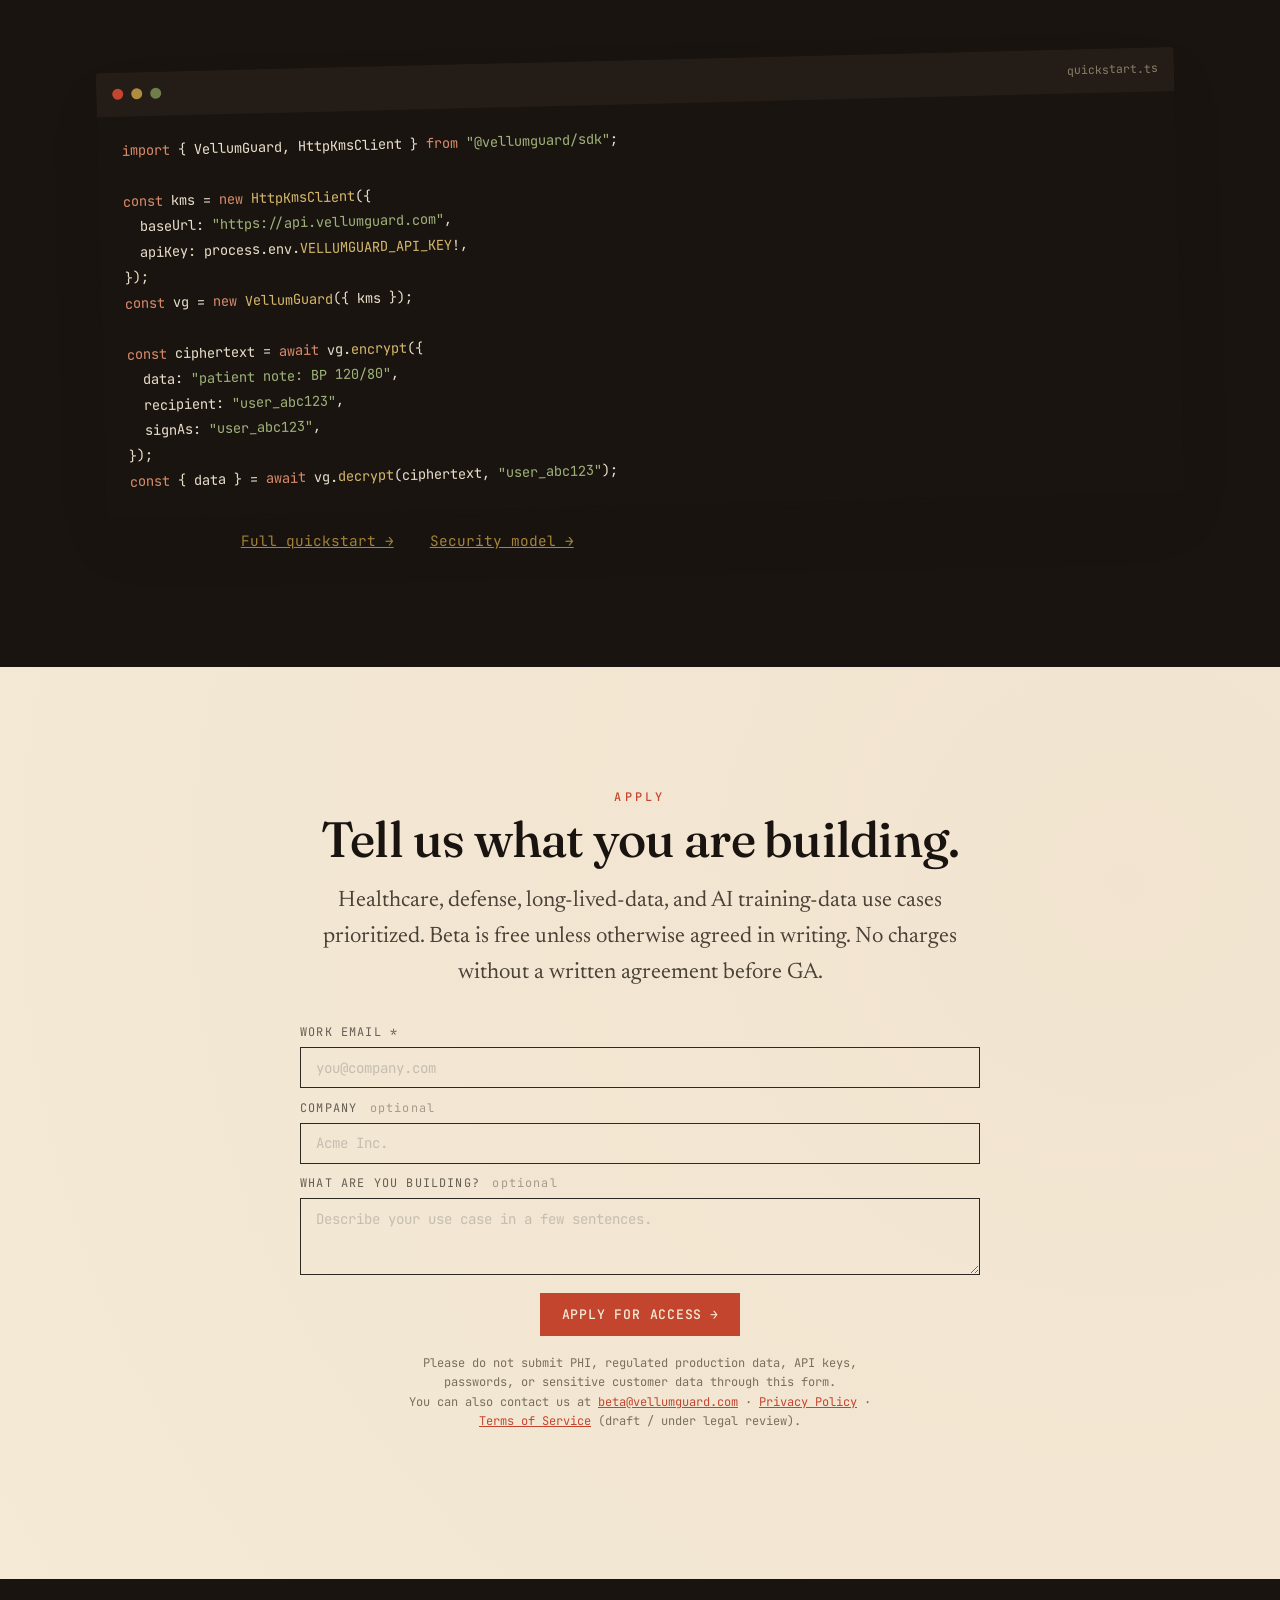
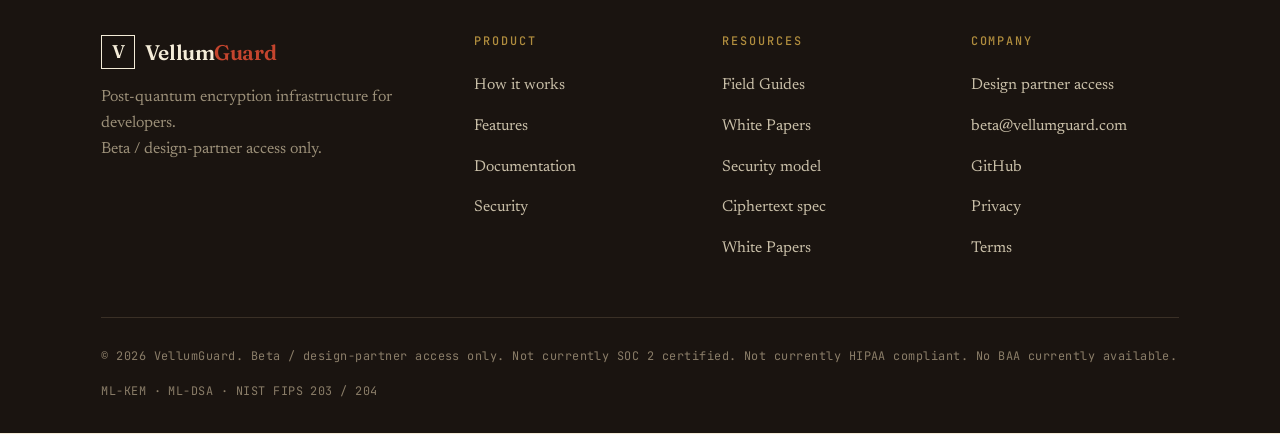
<file: beta.html>
<!DOCTYPE html>
<html lang="en">
<head>
<meta charset="UTF-8" />
<meta name="viewport" content="width=device-width, initial-scale=1" />
<title>Design Partner Program — VellumGuard</title>
<meta name="description" content="VellumGuard design partner program. Join a small cohort building with post-quantum encryption infrastructure. Beta / controlled access." />
<link rel="icon" href="assets/favicon.svg" type="image/svg+xml" />
<link rel="stylesheet" href="css/style.css?v=3" />
</head>
<body>

<nav class="nav">
  <div class="wrap nav-inner">
    <a href="/" class="brand">
      <span class="brand-mark">V</span>
      <span class="brand-name">Vellum<span>Guard</span></span>
    </a>
    <button class="nav-toggle" aria-label="Menu"><span></span><span></span><span></span></button>
    <ul class="nav-links">
      <li><a href="/#how">How it works</a></li>
      <li><a href="/field-guides">Field Guides</a></li>
      <li><a href="/docs">Docs</a></li>
      <li><a href="/security">Security</a></li>
      <li><a href="#apply" class="nav-cta btn btn-solid" style="padding:.6em 1.1em;">Apply now</a></li>
    </ul>
  </div>
</nav>

<section class="page-head">
  <div class="wrap">
    <span class="eyebrow reveal">Design Partner Program</span>
    <h1 class="reveal" data-d="1">Build post-quantum encryption<br />before you have to.</h1>
    <p class="lead reveal" data-d="2">We are onboarding a small cohort of design partners.
      You get early access to the live platform, direct influence on the roadmap, and a
      team that responds when something breaks.</p>
  </div>
</section>

<!-- WHAT YOU GET -->
<section class="band" style="padding-top:1rem;">
  <div class="wrap">
    <div class="sec-head reveal">
      <span class="eyebrow">What you get</span>
      <h2>Everything you need to ship — nothing you don't.</h2>
    </div>
    <div class="feat-grid">
      <div class="feat reveal" data-d="1">
        <h3>Live hosted KMS</h3>
        <p>The VellumGuard KMS API is live at <code>https://api.vellumguard.com</code>.
          Workspace and API key provisioned manually — no waiting for a self-serve portal.</p>
      </div>
      <div class="feat reveal" data-d="2">
        <h3>TypeScript SDK</h3>
        <p><code>@vellumguard/sdk</code> is published on npm. Install it, point it at your
          API key, and you have hybrid post-quantum encrypt/decrypt in five lines.</p>
      </div>
      <div class="feat reveal" data-d="1">
        <h3>Proven key rotation lifecycle</h3>
        <p>The full v1 → v2 DEK rotation — generate, register, promote, rewrap, retire —
          has been executed in production. You are building on infrastructure that has
          been exercised, not just designed.</p>
      </div>
      <div class="feat reveal" data-d="2">
        <h3>Prioritized support</h3>
        <p>P0 issues get a same-business-day response. You have a direct line to the
          founding team, not a ticket queue. Beta is free unless otherwise agreed.</p>
      </div>
      <div class="feat reveal" data-d="1">
        <h3>Monthly feedback call</h3>
        <p>30 minutes each month. Your use case and blockers feed directly into what we
          build next. Design partners shape the product in ways later users cannot.</p>
      </div>
      <div class="feat reveal" data-d="2">
        <h3>Early access, no lock-in</h3>
        <p>The ciphertext format is open with reference test vectors. Your encrypted data
          remains decryptable with any conforming implementation — regardless of what
          happens to VellumGuard.</p>
      </div>
    </div>
  </div>
</section>

<!-- WHAT IS LIVE -->
<section class="band band-tint">
  <div class="wrap">
    <div class="sec-head reveal">
      <span class="eyebrow">Platform status</span>
      <h2>What is live today.</h2>
    </div>
    <div class="spec reveal">
      <div class="spec-row"><span class="spec-k">Hosted KMS API</span><span class="spec-v">Live · https://api.vellumguard.com</span></div>
      <div class="spec-row"><span class="spec-k">TypeScript SDK</span><span class="spec-v">Live · @vellumguard/sdk on npm</span></div>
      <div class="spec-row"><span class="spec-k">Hybrid crypto</span><span class="spec-v">X25519 + ML-KEM-768 · Ed25519 + ML-DSA-65</span></div>
      <div class="spec-row"><span class="spec-k">Cloud KMS DEK wrapping</span><span class="spec-v">Live · Google Cloud KMS</span></div>
      <div class="spec-row"><span class="spec-k">Production key rotation</span><span class="spec-v">v1 → v2 rewrap executed · v1 retired</span></div>
      <div class="spec-row"><span class="spec-k">Audit &amp; security events</span><span class="spec-v">Every operation recorded and queryable</span></div>
      <div class="spec-row"><span class="spec-k">Backup restore</span><span class="spec-v">Verified · Cloud SQL automated backups</span></div>
      <div class="spec-row"><span class="spec-k">Uptime monitoring</span><span class="spec-v">GCP uptime check on /healthz/</span></div>
    </div>
  </div>
</section>

<!-- HONEST CAVEATS -->
<section class="band">
  <div class="wrap">
    <div class="sec-head reveal">
      <span class="eyebrow">Be clear-eyed</span>
      <h2>What is not ready yet.</h2>
      <p class="lead">Design partners work with us on real limitations, not around them.</p>
    </div>
    <div class="feat-grid">
      <div class="feat reveal" data-d="1">
        <h3>TypeScript only</h3>
        <p>The SDK is TypeScript/Node. Python and Go are on the roadmap. If your stack
          requires a different language today, we want to hear about it.</p>
      </div>
      <div class="feat reveal" data-d="2">
        <h3>No compliance certifications yet</h3>
        <p>Not currently SOC 2 certified. Not currently HIPAA compliant. No BAA is
          currently available. No formal SLA during beta. Use test or synthetic data
          unless separately agreed in writing.</p>
      </div>
      <div class="feat reveal" data-d="1">
        <h3>No self-serve portal</h3>
        <p>No dashboard, no developer portal, no billing UI. Workspaces and keys are
          provisioned manually. That is exactly why this is the design-partner phase.</p>
      </div>
    </div>
  </div>
</section>

<!-- QUICKSTART -->
<section class="band band-ink">
  <div class="wrap">
    <div class="sec-head reveal" style="color:var(--paper);">
      <span class="eyebrow">Quick start</span>
      <h2 style="color:var(--paper);">Five lines to post-quantum encryption.</h2>
    </div>
    <div class="reveal" data-d="1">
      <div class="code-card">
        <div class="code-top">
          <span class="code-dot r"></span><span class="code-dot y"></span><span class="code-dot g"></span>
          <span class="code-file">quickstart.ts</span>
        </div>
        <div class="code-body">
<span class="ln"><span class="tk-kw">import</span> { VellumGuard, HttpKmsClient } <span class="tk-kw">from</span> <span class="tk-str">"@vellumguard/sdk"</span>;</span>
<span class="ln"> </span>
<span class="ln"><span class="tk-kw">const</span> kms = <span class="tk-kw">new</span> <span class="tk-fn">HttpKmsClient</span>({</span>
<span class="ln">  baseUrl: <span class="tk-str">"https://api.vellumguard.com"</span>,</span>
<span class="ln">  apiKey: process.env.<span class="tk-fn">VELLUMGUARD_API_KEY</span>!,</span>
<span class="ln">});</span>
<span class="ln"><span class="tk-kw">const</span> vg = <span class="tk-kw">new</span> <span class="tk-fn">VellumGuard</span>({ kms });</span>
<span class="ln"> </span>
<span class="ln"><span class="tk-kw">const</span> ciphertext = <span class="tk-kw">await</span> vg.<span class="tk-fn">encrypt</span>({</span>
<span class="ln">  data: <span class="tk-str">"patient note: BP 120/80"</span>,</span>
<span class="ln">  recipient: <span class="tk-str">"user_abc123"</span>,</span>
<span class="ln">  signAs: <span class="tk-str">"user_abc123"</span>,</span>
<span class="ln">});</span>
<span class="ln"><span class="tk-kw">const</span> { data } = <span class="tk-kw">await</span> vg.<span class="tk-fn">decrypt</span>(ciphertext, <span class="tk-str">"user_abc123"</span>);</span>
        </div>
      </div>
    </div>
    <p class="reveal" data-d="2" style="color:var(--paper);margin-top:1.5rem;text-align:center;font-family:var(--mono);font-size:.9rem;">
      <a href="/docs" style="color:var(--gild);">Full quickstart →</a> &nbsp;&nbsp;
      <a href="/security" style="color:var(--gild);">Security model →</a>
    </p>
  </div>
</section>

<!-- APPLY -->
<section class="band" id="apply">
  <div class="wrap">
    <div class="cta-box reveal">
      <span class="eyebrow">Apply</span>
      <h2>Tell us what you are building.</h2>
      <p class="lead">Healthcare, defense, long-lived-data, and AI training-data use
        cases prioritized. Beta is free unless otherwise agreed in writing. No charges
        without a written agreement before GA.</p>
      <form class="cta-form" novalidate>
        <input type="hidden" name="source" value="vellumguard-website" />
        <input type="hidden" name="form"   value="design-partner-access" />
        <div class="form-fields">
          <div>
            <label class="form-label" for="beta-email">Work email <span aria-hidden="true">*</span></label>
            <input class="form-input" type="email" id="beta-email" name="email" required placeholder="you@company.com" />
          </div>
          <div>
            <label class="form-label" for="beta-company">Company <span class="form-opt">optional</span></label>
            <input class="form-input" type="text" id="beta-company" name="company" placeholder="Acme Inc." />
          </div>
          <div>
            <label class="form-label" for="beta-usecase">What are you building? <span class="form-opt">optional</span></label>
            <textarea class="form-input" id="beta-usecase" name="usecase" rows="3" placeholder="Describe your use case in a few sentences."></textarea>
          </div>
        </div>
        <div class="cta-actions" style="margin-top:1.1rem;">
          <button type="submit" class="btn btn-solid" style="background:var(--rubric);border-color:var(--rubric);color:var(--paper);">Apply for access <span class="btn-arrow">→</span></button>
        </div>
        <span class="form-status cta-err"  hidden style="color:var(--rubric);">Please enter a valid work email address.</span>
        <span class="form-status cta-msg"  hidden style="color:var(--rubric);">✦ Thank you — we received your request and will follow up from beta@vellumguard.com.</span>
        <span class="form-status cta-fail" hidden style="color:var(--rubric);">Something went wrong. Please email <a href="mailto:beta@vellumguard.com" style="color:var(--rubric);">beta@vellumguard.com</a>.</span>
      </form>
      <p style="margin-top:1.1rem;font-family:var(--mono);font-size:.75rem;color:var(--ink-faint);">
        Please do not submit PHI, regulated production data, API keys, passwords, or sensitive customer data through this form.<br />
        You can also contact us at <a href="mailto:beta@vellumguard.com" style="color:var(--rubric);">beta@vellumguard.com</a> ·
        <a href="/privacy" style="color:var(--rubric);">Privacy Policy</a> ·
        <a href="/terms" style="color:var(--rubric);">Terms of Service</a> (draft / under legal review).
      </p>
    </div>
  </div>
</section>

<footer class="foot">
  <div class="wrap">
    <div class="foot-grid">
      <div class="foot-brand">
        <a href="/" class="brand" style="color:var(--paper);">
          <span class="brand-mark" style="border-color:var(--paper);">V</span>
          <span class="brand-name" style="color:var(--paper);">Vellum<span style="color:var(--rubric);">Guard</span></span>
        </a>
        <p>Post-quantum encryption infrastructure for developers.<br />Beta / design-partner access only.</p>
      </div>
      <div>
        <h4>Product</h4>
        <ul>
          <li><a href="/#how">How it works</a></li>
          <li><a href="/#features">Features</a></li>
          <li><a href="/docs">Documentation</a></li>
          <li><a href="/security">Security</a></li>
        </ul>
      </div>
      <div>
        <h4>Resources</h4>
        <ul>
          <li><a href="/field-guides">Field Guides</a></li>
          <li><a href="/white-papers">White Papers</a></li>
          <li><a href="/security">Security model</a></li>
          <li><a href="/docs#format">Ciphertext spec</a></li>
          <li><a href="/white-papers">White Papers</a></li>
        </ul>
      </div>
      <div>
        <h4>Company</h4>
        <ul>
          <li><a href="/beta">Design partner access</a></li>
          <li><a href="mailto:beta@vellumguard.com">beta@vellumguard.com</a></li>
          <li><a href="https://github.com/vellumguard">GitHub</a></li>
          <li><a href="/privacy">Privacy</a></li>
          <li><a href="/terms">Terms</a></li>
        </ul>
      </div>
    </div>
    <div class="foot-bot">
      <span>© <span id="year">2026</span> VellumGuard. Beta / design-partner access only. Not currently SOC 2 certified. Not currently HIPAA compliant. No BAA currently available.</span>
      <span>ML-KEM · ML-DSA · NIST FIPS 203 / 204</span>
    </div>
  </div>
</footer>

<script src="js/main.js?v=3"></script>
</body>
</html>
</file>
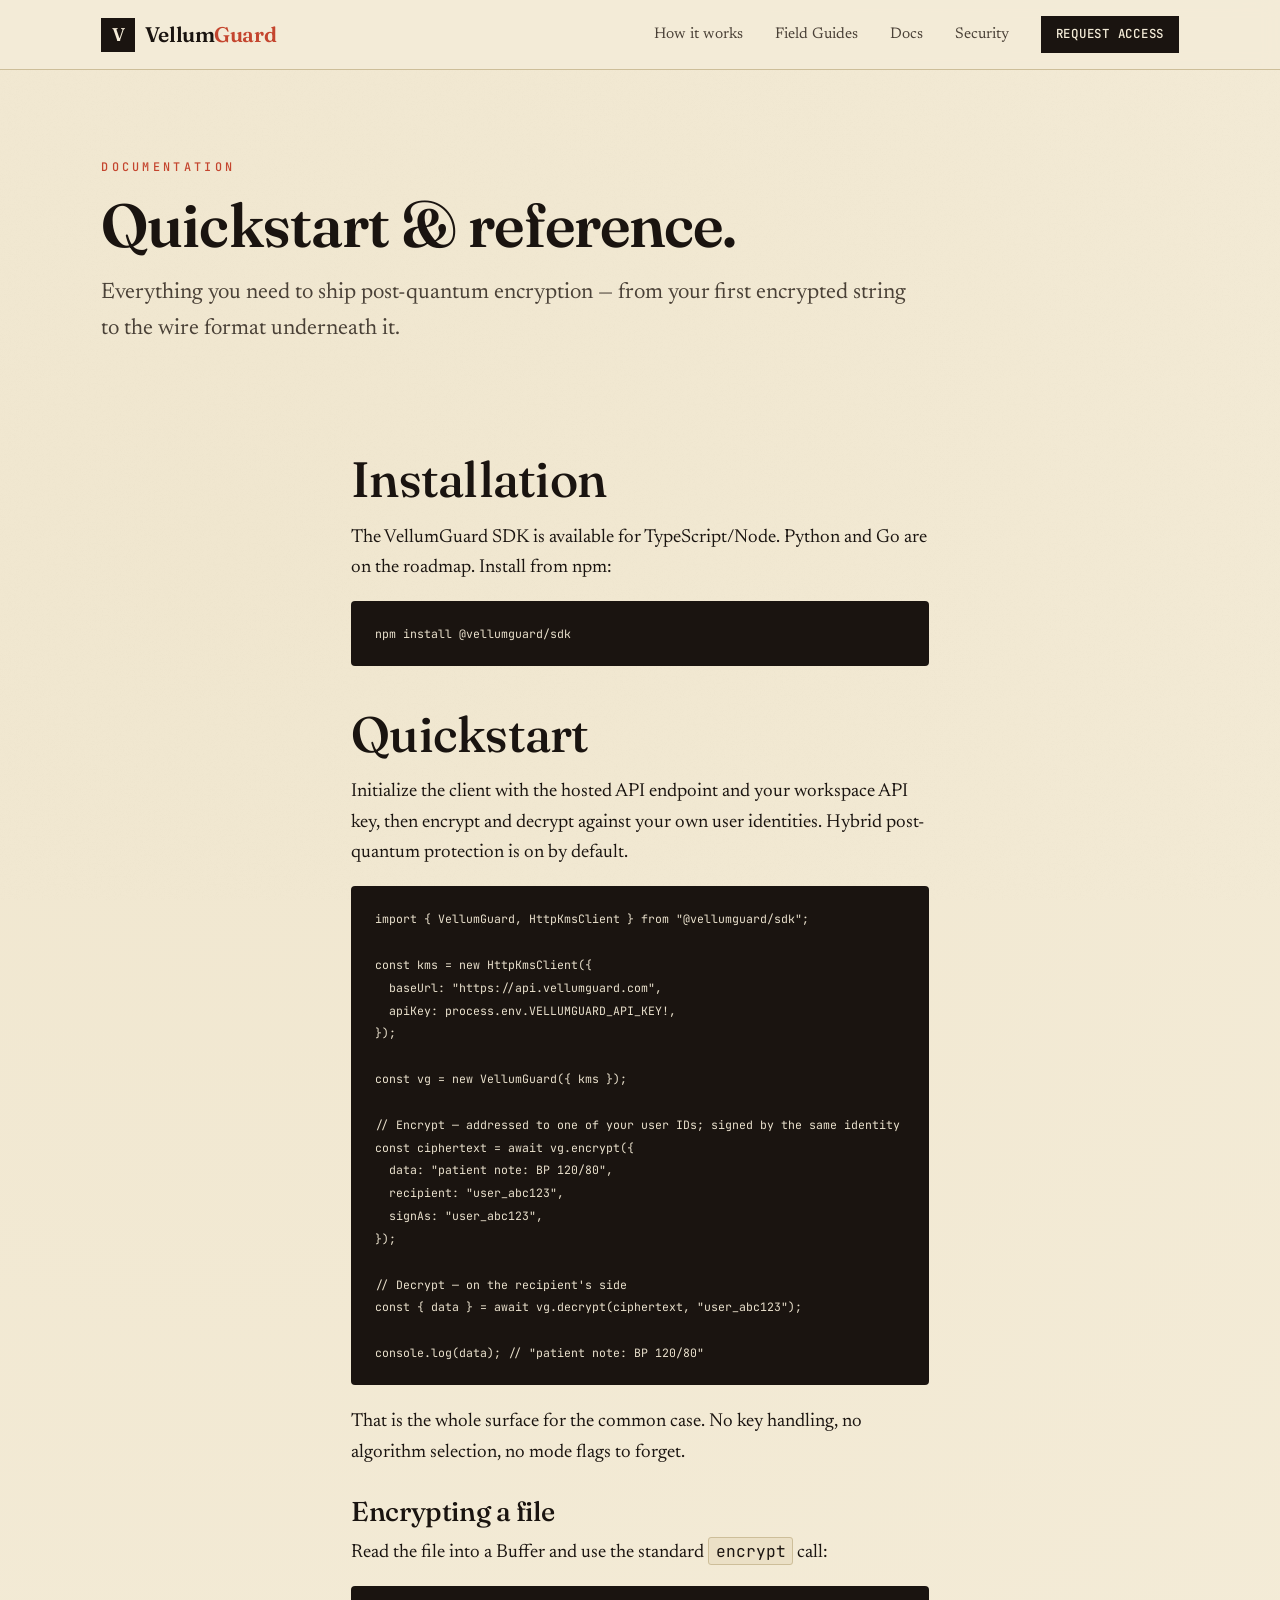
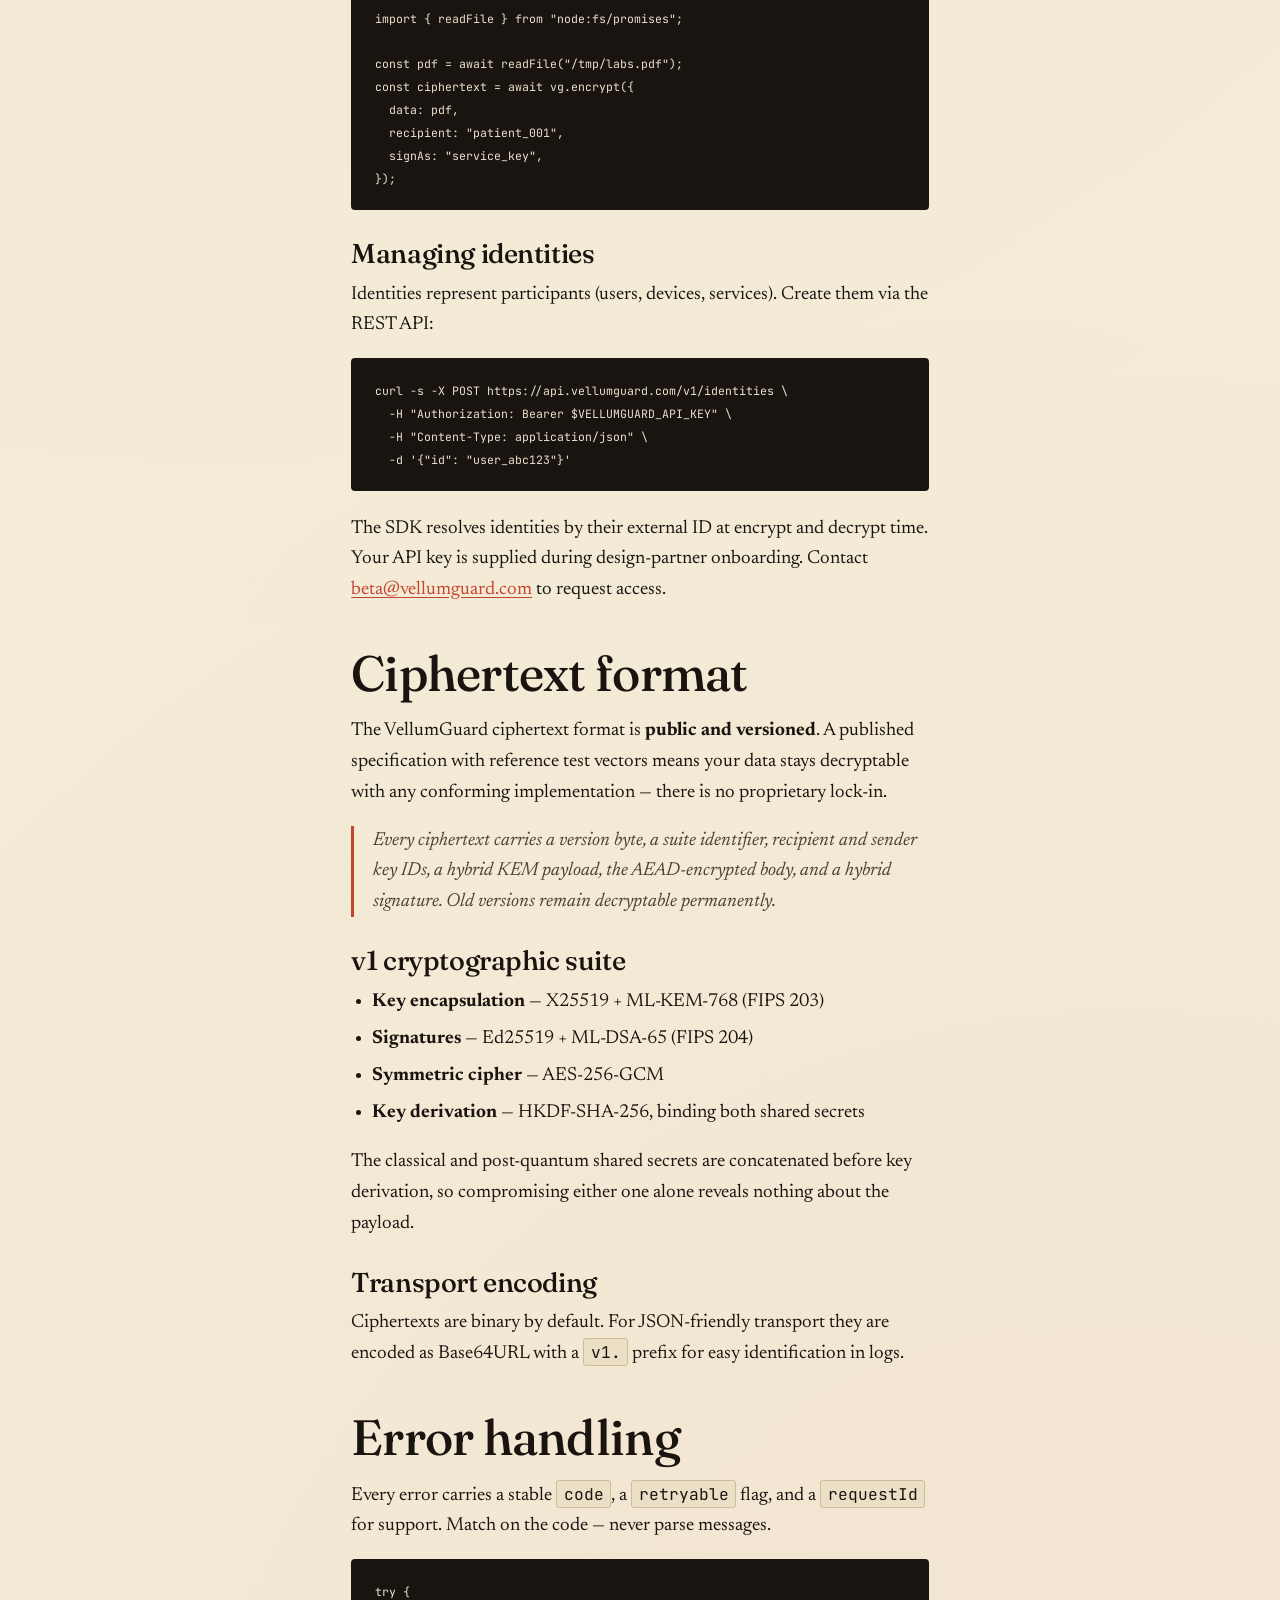
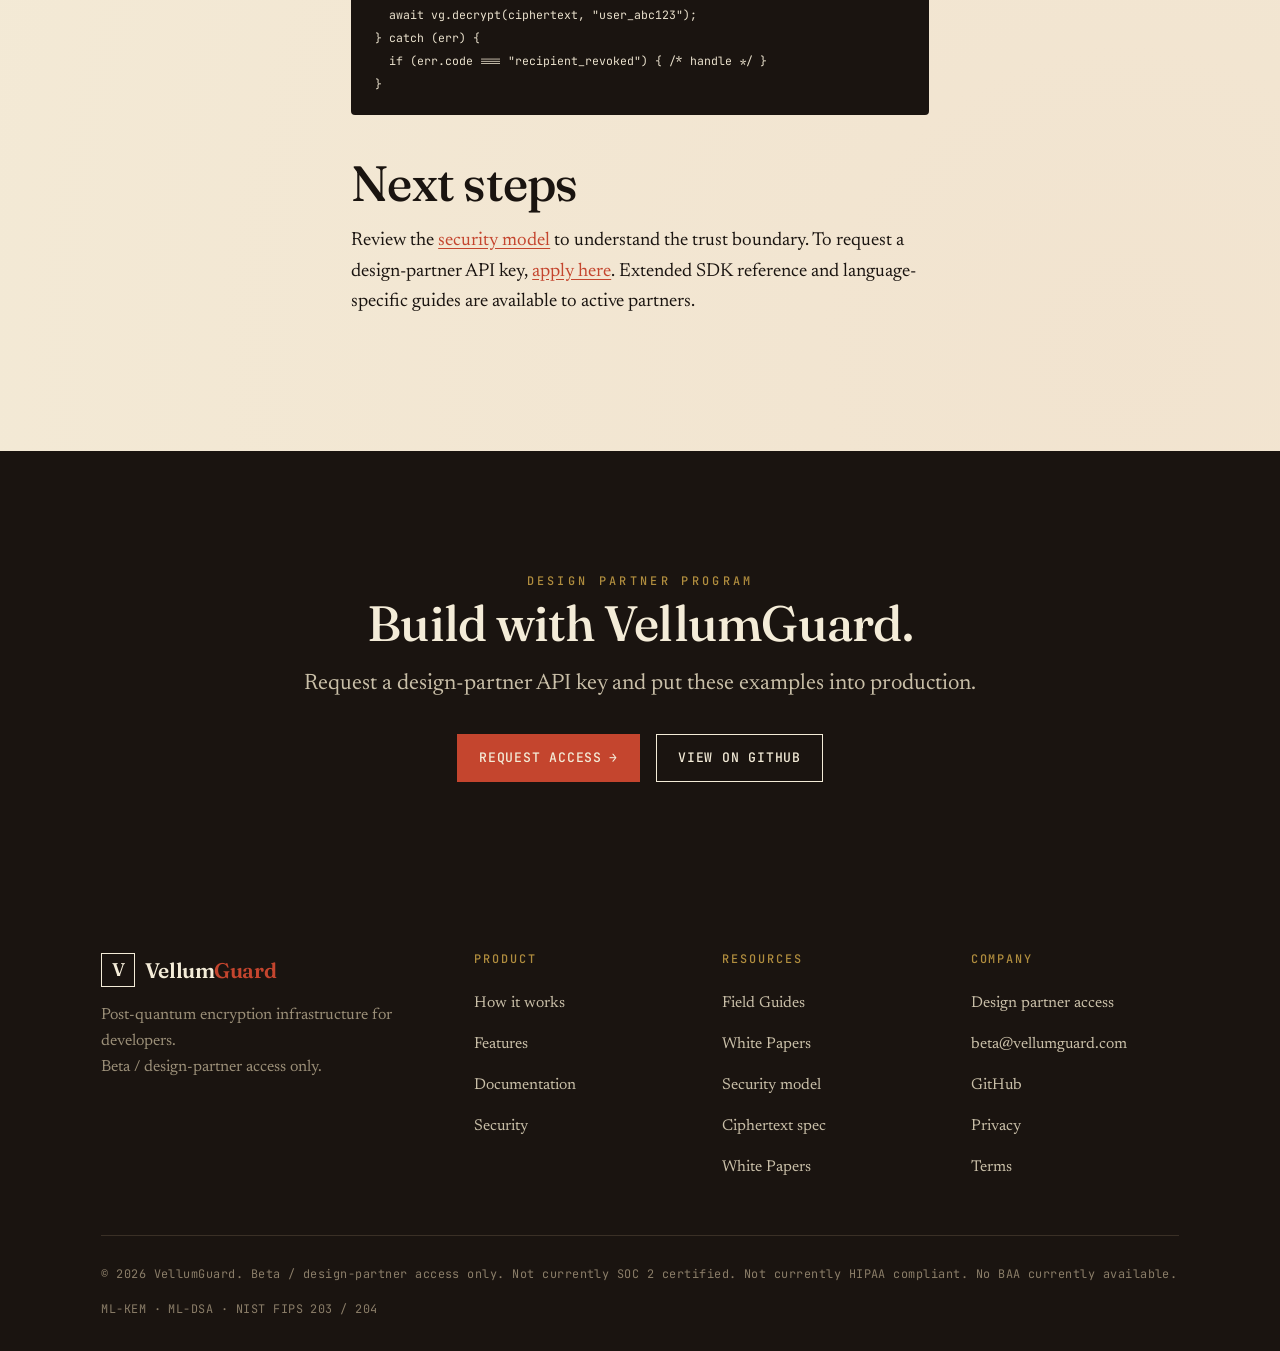
<file: docs.html>
<!DOCTYPE html>
<html lang="en">
<head>
<meta charset="UTF-8" />
<meta name="viewport" content="width=device-width, initial-scale=1" />
<title>Documentation — VellumGuard</title>
<meta name="description" content="VellumGuard documentation. SDK quickstart, identity management, and the open ciphertext format specification for hybrid post-quantum encryption." />
<link rel="icon" href="assets/favicon.svg" type="image/svg+xml" />
<link rel="stylesheet" href="css/style.css?v=3" />
</head>
<body>

<nav class="nav">
  <div class="wrap nav-inner">
    <a href="/" class="brand">
      <span class="brand-mark">V</span>
      <span class="brand-name">Vellum<span>Guard</span></span>
    </a>
    <button class="nav-toggle" aria-label="Menu"><span></span><span></span><span></span></button>
    <ul class="nav-links">
      <li><a href="/#how">How it works</a></li>
      <li><a href="/field-guides">Field Guides</a></li>
      <li><a href="/docs">Docs</a></li>
      <li><a href="/security">Security</a></li>
      <li><a href="/beta" class="nav-cta btn btn-solid" style="padding:.6em 1.1em;">Request access</a></li>
    </ul>
  </div>
</nav>

<section class="page-head">
  <div class="wrap">
    <span class="eyebrow reveal">Documentation</span>
    <h1 class="reveal" data-d="1">Quickstart &amp; reference.</h1>
    <p class="lead reveal" data-d="2">Everything you need to ship post-quantum encryption —
      from your first encrypted string to the wire format underneath it.</p>
  </div>
</section>

<section class="band" style="padding-top:1rem;">
  <div class="wrap prose reveal">

    <h2 id="install">Installation</h2>
    <p>The VellumGuard SDK is available for TypeScript/Node. Python and Go are on the
      roadmap. Install from npm:</p>
    <pre><code>npm install @vellumguard/sdk</code></pre>

    <h2 id="quickstart">Quickstart</h2>
    <p>Initialize the client with the hosted API endpoint and your workspace API key, then
      encrypt and decrypt against your own user identities. Hybrid post-quantum protection
      is on by default.</p>
    <pre><code>import { VellumGuard, HttpKmsClient } from "@vellumguard/sdk";

const kms = new HttpKmsClient({
  baseUrl: "https://api.vellumguard.com",
  apiKey: process.env.VELLUMGUARD_API_KEY!,
});

const vg = new VellumGuard({ kms });

// Encrypt — addressed to one of your user IDs; signed by the same identity
const ciphertext = await vg.encrypt({
  data: "patient note: BP 120/80",
  recipient: "user_abc123",
  signAs: "user_abc123",
});

// Decrypt — on the recipient's side
const { data } = await vg.decrypt(ciphertext, "user_abc123");

console.log(data); // "patient note: BP 120/80"</code></pre>

    <p>That is the whole surface for the common case. No key handling, no algorithm
      selection, no mode flags to forget.</p>

    <h3 id="files">Encrypting a file</h3>
    <p>Read the file into a Buffer and use the standard <code>encrypt</code> call:</p>
    <pre><code>import { readFile } from "node:fs/promises";

const pdf = await readFile("/tmp/labs.pdf");
const ciphertext = await vg.encrypt({
  data: pdf,
  recipient: "patient_001",
  signAs: "service_key",
});</code></pre>

    <h3 id="identities">Managing identities</h3>
    <p>Identities represent participants (users, devices, services). Create them via the
      REST API:</p>
    <pre><code>curl -s -X POST https://api.vellumguard.com/v1/identities \
  -H "Authorization: Bearer $VELLUMGUARD_API_KEY" \
  -H "Content-Type: application/json" \
  -d '{"id": "user_abc123"}'</code></pre>
    <p>The SDK resolves identities by their external ID at encrypt and decrypt time. Your
      API key is supplied during design-partner onboarding. Contact
      <a href="mailto:beta@vellumguard.com" style="color:var(--rubric);">beta@vellumguard.com</a>
      to request access.</p>

    <h2 id="format">Ciphertext format</h2>
    <p>The VellumGuard ciphertext format is <strong>public and versioned</strong>. A
      published specification with reference test vectors means your data stays
      decryptable with any conforming implementation — there is no proprietary lock-in.</p>

    <blockquote>Every ciphertext carries a version byte, a suite identifier, recipient and
      sender key IDs, a hybrid KEM payload, the AEAD-encrypted body, and a hybrid
      signature. Old versions remain decryptable permanently.</blockquote>

    <h3>v1 cryptographic suite</h3>
    <ul>
      <li><strong>Key encapsulation</strong> — X25519 + ML-KEM-768 (FIPS&nbsp;203)</li>
      <li><strong>Signatures</strong> — Ed25519 + ML-DSA-65 (FIPS&nbsp;204)</li>
      <li><strong>Symmetric cipher</strong> — AES-256-GCM</li>
      <li><strong>Key derivation</strong> — HKDF-SHA-256, binding both shared secrets</li>
    </ul>
    <p>The classical and post-quantum shared secrets are concatenated before key
      derivation, so compromising either one alone reveals nothing about the payload.</p>

    <h3>Transport encoding</h3>
    <p>Ciphertexts are binary by default. For JSON-friendly transport they are encoded as
      Base64URL with a <code>v1.</code> prefix for easy identification in logs.</p>

    <h2 id="errors">Error handling</h2>
    <p>Every error carries a stable <code>code</code>, a <code>retryable</code> flag, and a
      <code>requestId</code> for support. Match on the code — never parse messages.</p>
    <pre><code>try {
  await vg.decrypt(ciphertext, "user_abc123");
} catch (err) {
  if (err.code === "recipient_revoked") { /* handle */ }
}</code></pre>

    <h2 id="next">Next steps</h2>
    <p>Review the <a href="/security">security model</a> to understand the trust
      boundary. To request a design-partner API key, <a href="/#start">apply here</a>.
      Extended SDK reference and language-specific guides are available to active partners.</p>

  </div>
</section>

<section class="band band-ink">
  <div class="wrap">
    <div class="cta-box reveal">
      <span class="eyebrow">Design partner program</span>
      <h2>Build with VellumGuard.</h2>
      <p class="lead">Request a design-partner API key and put these examples into production.</p>
      <div class="cta-actions">
        <a href="/#start" class="btn btn-solid" style="background:var(--rubric);border-color:var(--rubric);">Request access <span class="btn-arrow">→</span></a>
        <a href="https://github.com/vellumguard" class="btn btn-ghost" style="border-color:var(--paper);color:var(--paper);">View on GitHub</a>
      </div>
    </div>
  </div>
</section>

<footer class="foot">
  <div class="wrap">
    <div class="foot-grid">
      <div class="foot-brand">
        <a href="/" class="brand" style="color:var(--paper);">
          <span class="brand-mark" style="border-color:var(--paper);">V</span>
          <span class="brand-name" style="color:var(--paper);">Vellum<span style="color:var(--rubric);">Guard</span></span>
        </a>
        <p>Post-quantum encryption infrastructure for developers.<br />Beta / design-partner access only.</p>
      </div>
      <div>
        <h4>Product</h4>
        <ul>
          <li><a href="/#how">How it works</a></li>
          <li><a href="/#features">Features</a></li>
          <li><a href="/docs">Documentation</a></li>
          <li><a href="/security">Security</a></li>
        </ul>
      </div>
      <div>
        <h4>Resources</h4>
        <ul>
          <li><a href="/field-guides">Field Guides</a></li>
          <li><a href="/white-papers">White Papers</a></li>
          <li><a href="/security">Security model</a></li>
          <li><a href="/docs#format">Ciphertext spec</a></li>
          <li><a href="/white-papers">White Papers</a></li>
        </ul>
      </div>
      <div>
        <h4>Company</h4>
        <ul>
          <li><a href="/beta">Design partner access</a></li>
          <li><a href="mailto:beta@vellumguard.com">beta@vellumguard.com</a></li>
          <li><a href="https://github.com/vellumguard">GitHub</a></li>
          <li><a href="/privacy">Privacy</a></li>
          <li><a href="/terms">Terms</a></li>
        </ul>
      </div>
    </div>
    <div class="foot-bot">
      <span>© <span id="year">2026</span> VellumGuard. Beta / design-partner access only. Not currently SOC 2 certified. Not currently HIPAA compliant. No BAA currently available.</span>
      <span>ML-KEM · ML-DSA · NIST FIPS 203 / 204</span>
    </div>
  </div>
</footer>

<script src="js/main.js?v=3"></script>
</body>
</html>
</file>
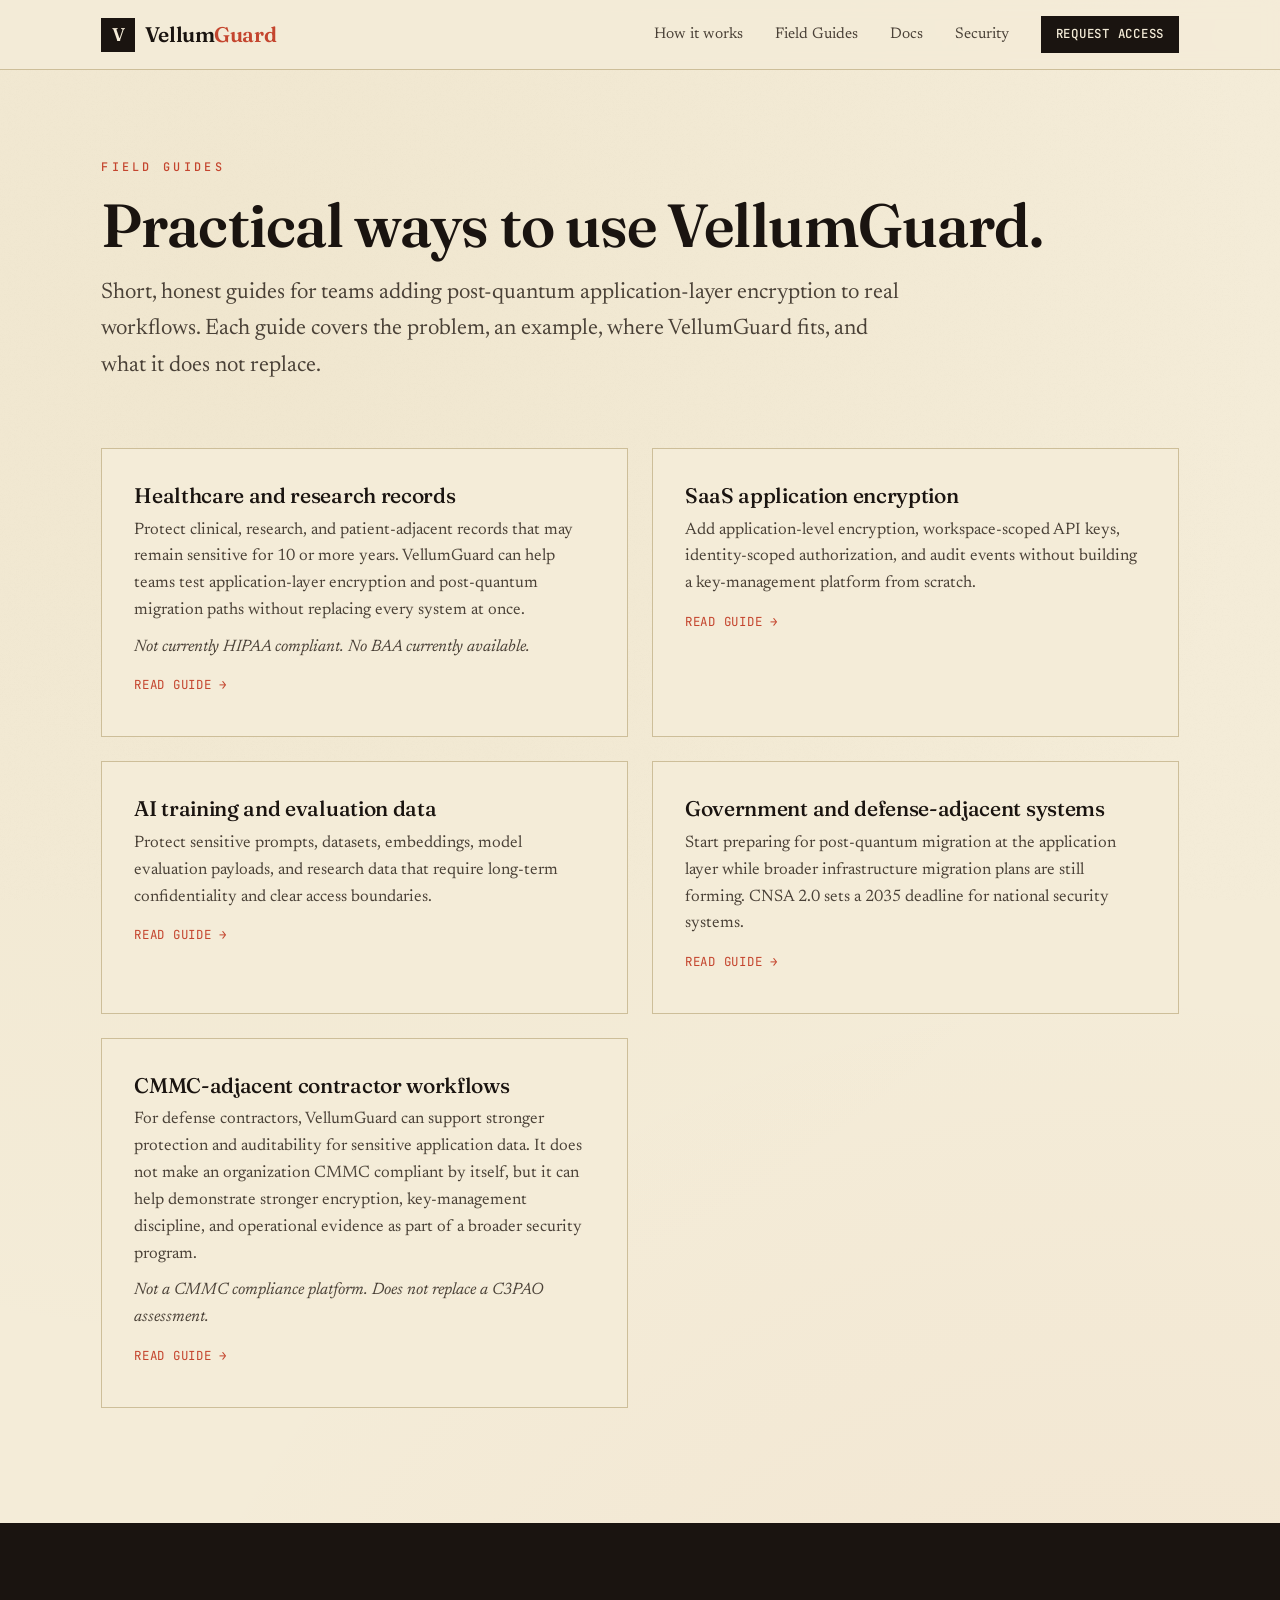
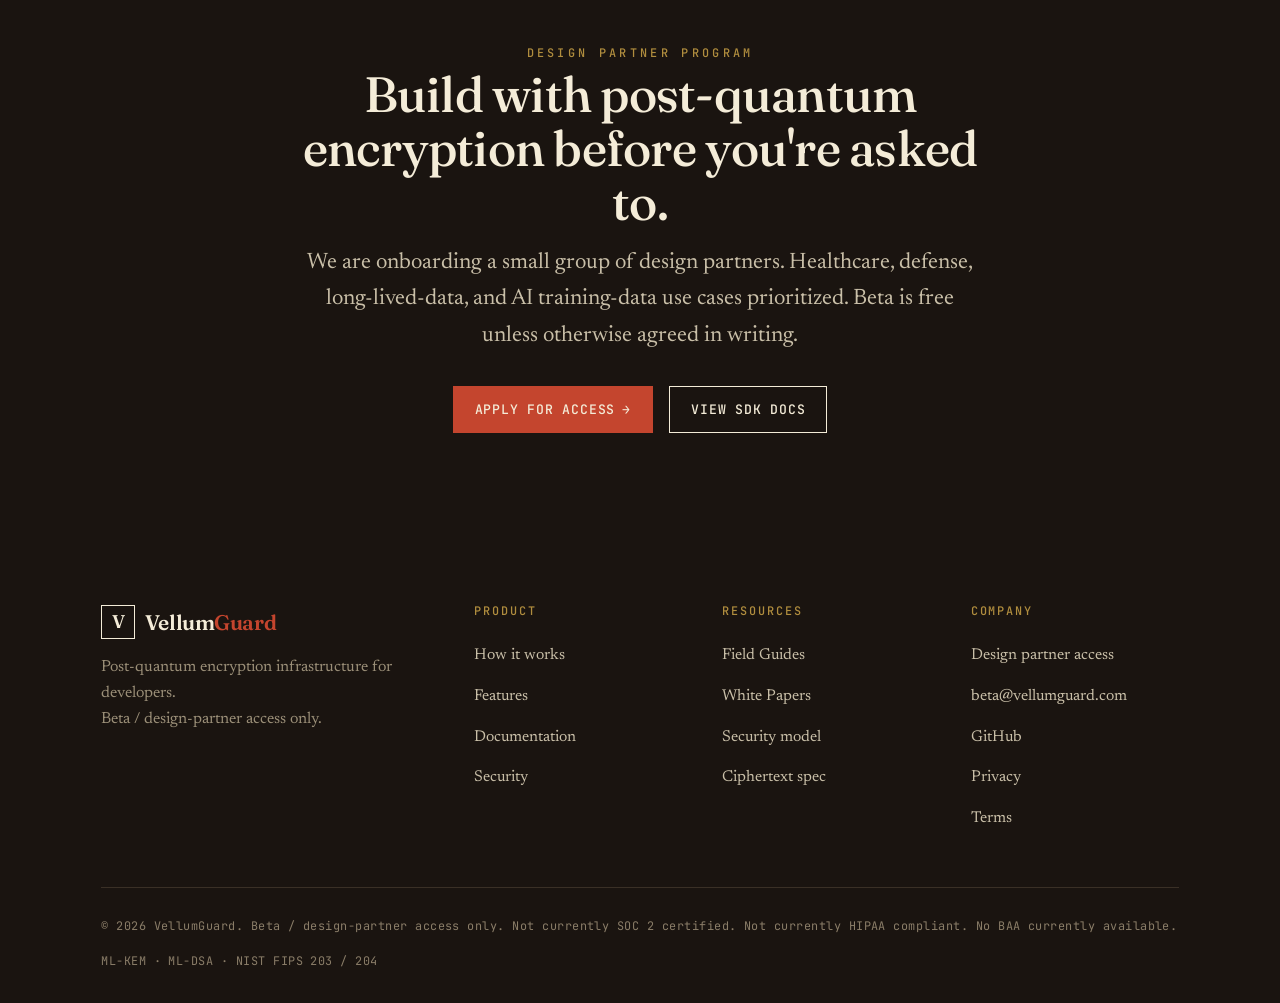
<file: field-guides.html>
<!DOCTYPE html>
<html lang="en">
<head>
<meta charset="UTF-8" />
<meta name="viewport" content="width=device-width, initial-scale=1" />
<title>Field Guides — VellumGuard</title>
<meta name="description" content="Practical field guides for teams adding post-quantum application-layer encryption to healthcare, SaaS, AI, government, and defense-adjacent workflows." />
<link rel="icon" href="assets/favicon.svg" type="image/svg+xml" />
<link rel="stylesheet" href="css/style.css?v=3" />
</head>
<body>

<nav class="nav">
  <div class="wrap nav-inner">
    <a href="/" class="brand" aria-label="VellumGuard home">
      <span class="brand-mark">V</span>
      <span class="brand-name">Vellum<span>Guard</span></span>
    </a>
    <button class="nav-toggle" aria-label="Menu"><span></span><span></span><span></span></button>
    <ul class="nav-links">
      <li><a href="/#how">How it works</a></li>
      <li><a href="/field-guides">Field Guides</a></li>
      <li><a href="/docs">Docs</a></li>
      <li><a href="/security">Security</a></li>
      <li><a href="/beta" class="nav-cta btn btn-solid" style="padding:.6em 1.1em;">Request access</a></li>
    </ul>
  </div>
</nav>

<section class="page-head">
  <div class="wrap">
    <span class="eyebrow reveal">Field Guides</span>
    <h1 class="reveal" data-d="1">Practical ways to use VellumGuard.</h1>
    <p class="lead reveal" data-d="2">Short, honest guides for teams adding post-quantum application-layer
      encryption to real workflows. Each guide covers the problem, an example,
      where VellumGuard fits, and what it does not replace.</p>
  </div>
</section>

<section class="band" style="padding-top:1rem;">
  <div class="wrap">
    <div class="feat-grid">

      <div class="feat reveal" data-d="1">
        <h3>Healthcare and research records</h3>
        <p>Protect clinical, research, and patient-adjacent records that may remain
          sensitive for 10 or more years. VellumGuard can help teams test
          application-layer encryption and post-quantum migration paths without
          replacing every system at once.</p>
        <p class="feat-caveat">Not currently HIPAA compliant. No BAA currently available.</p>
        <a class="feat-link" href="/field-guides/healthcare-research-records">Read guide →</a>
      </div>

      <div class="feat reveal" data-d="2">
        <h3>SaaS application encryption</h3>
        <p>Add application-level encryption, workspace-scoped API keys,
          identity-scoped authorization, and audit events without building a
          key-management platform from scratch.</p>
        <a class="feat-link" href="/field-guides/saas-application-encryption">Read guide →</a>
      </div>

      <div class="feat reveal" data-d="1">
        <h3>AI training and evaluation data</h3>
        <p>Protect sensitive prompts, datasets, embeddings, model evaluation
          payloads, and research data that require long-term confidentiality
          and clear access boundaries.</p>
        <a class="feat-link" href="/field-guides/ai-training-data">Read guide →</a>
      </div>

      <div class="feat reveal" data-d="2">
        <h3>Government and defense-adjacent systems</h3>
        <p>Start preparing for post-quantum migration at the application layer
          while broader infrastructure migration plans are still forming.
          CNSA 2.0 sets a 2035 deadline for national security systems.</p>
        <a class="feat-link" href="/field-guides/government-defense-data">Read guide →</a>
      </div>

      <div class="feat reveal" data-d="1">
        <h3>CMMC-adjacent contractor workflows</h3>
        <p>For defense contractors, VellumGuard can support stronger protection
          and auditability for sensitive application data. It does not make an
          organization CMMC compliant by itself, but it can help demonstrate
          stronger encryption, key-management discipline, and operational evidence
          as part of a broader security program.</p>
        <p class="feat-caveat">Not a CMMC compliance platform. Does not replace a C3PAO assessment.</p>
        <a class="feat-link" href="/field-guides/cmmc-contractor-workflows">Read guide →</a>
      </div>

    </div>
  </div>
</section>

<section class="band band-ink">
  <div class="wrap">
    <div class="cta-box reveal">
      <span class="eyebrow">Design partner program</span>
      <h2 style="color:var(--paper);">Build with post-quantum encryption before you're asked to.</h2>
      <p class="lead" style="color:#C9BFA8;">We are onboarding a small group of design partners. Healthcare,
        defense, long-lived-data, and AI training-data use cases prioritized.
        Beta is free unless otherwise agreed in writing.</p>
      <div class="cta-actions">
        <a href="/beta" class="btn btn-solid" style="background:var(--rubric);border-color:var(--rubric);">Apply for access <span class="btn-arrow">→</span></a>
        <a href="/docs" class="btn btn-ghost" style="color:var(--paper);border-color:var(--paper);">View SDK docs</a>
      </div>
    </div>
  </div>
</section>

<footer class="foot">
  <div class="wrap">
    <div class="foot-grid">
      <div class="foot-brand">
        <a href="/" class="brand" style="color:var(--paper);">
          <span class="brand-mark" style="border-color:var(--paper);">V</span>
          <span class="brand-name" style="color:var(--paper);">Vellum<span style="color:var(--rubric);">Guard</span></span>
        </a>
        <p>Post-quantum encryption infrastructure for developers.<br />Beta / design-partner access only.</p>
      </div>
      <div>
        <h4>Product</h4>
        <ul>
          <li><a href="/#how">How it works</a></li>
          <li><a href="/#features">Features</a></li>
          <li><a href="/docs">Documentation</a></li>
          <li><a href="/security">Security</a></li>
        </ul>
      </div>
      <div>
        <h4>Resources</h4>
        <ul>
          <li><a href="/field-guides">Field Guides</a></li>
          <li><a href="/white-papers">White Papers</a></li>
          <li><a href="/security">Security model</a></li>
          <li><a href="/docs#format">Ciphertext spec</a></li>
        </ul>
      </div>
      <div>
        <h4>Company</h4>
        <ul>
          <li><a href="/beta">Design partner access</a></li>
          <li><a href="mailto:beta@vellumguard.com">beta@vellumguard.com</a></li>
          <li><a href="https://github.com/vellumguard">GitHub</a></li>
          <li><a href="/privacy">Privacy</a></li>
          <li><a href="/terms">Terms</a></li>
        </ul>
      </div>
    </div>
    <div class="foot-bot">
      <span>© <span id="year">2026</span> VellumGuard. Beta / design-partner access only. Not currently SOC 2 certified. Not currently HIPAA compliant. No BAA currently available.</span>
      <span>ML-KEM · ML-DSA · NIST FIPS 203 / 204</span>
    </div>
  </div>
</footer>

<script src="js/main.js?v=3"></script>
</body>
</html>
</file>
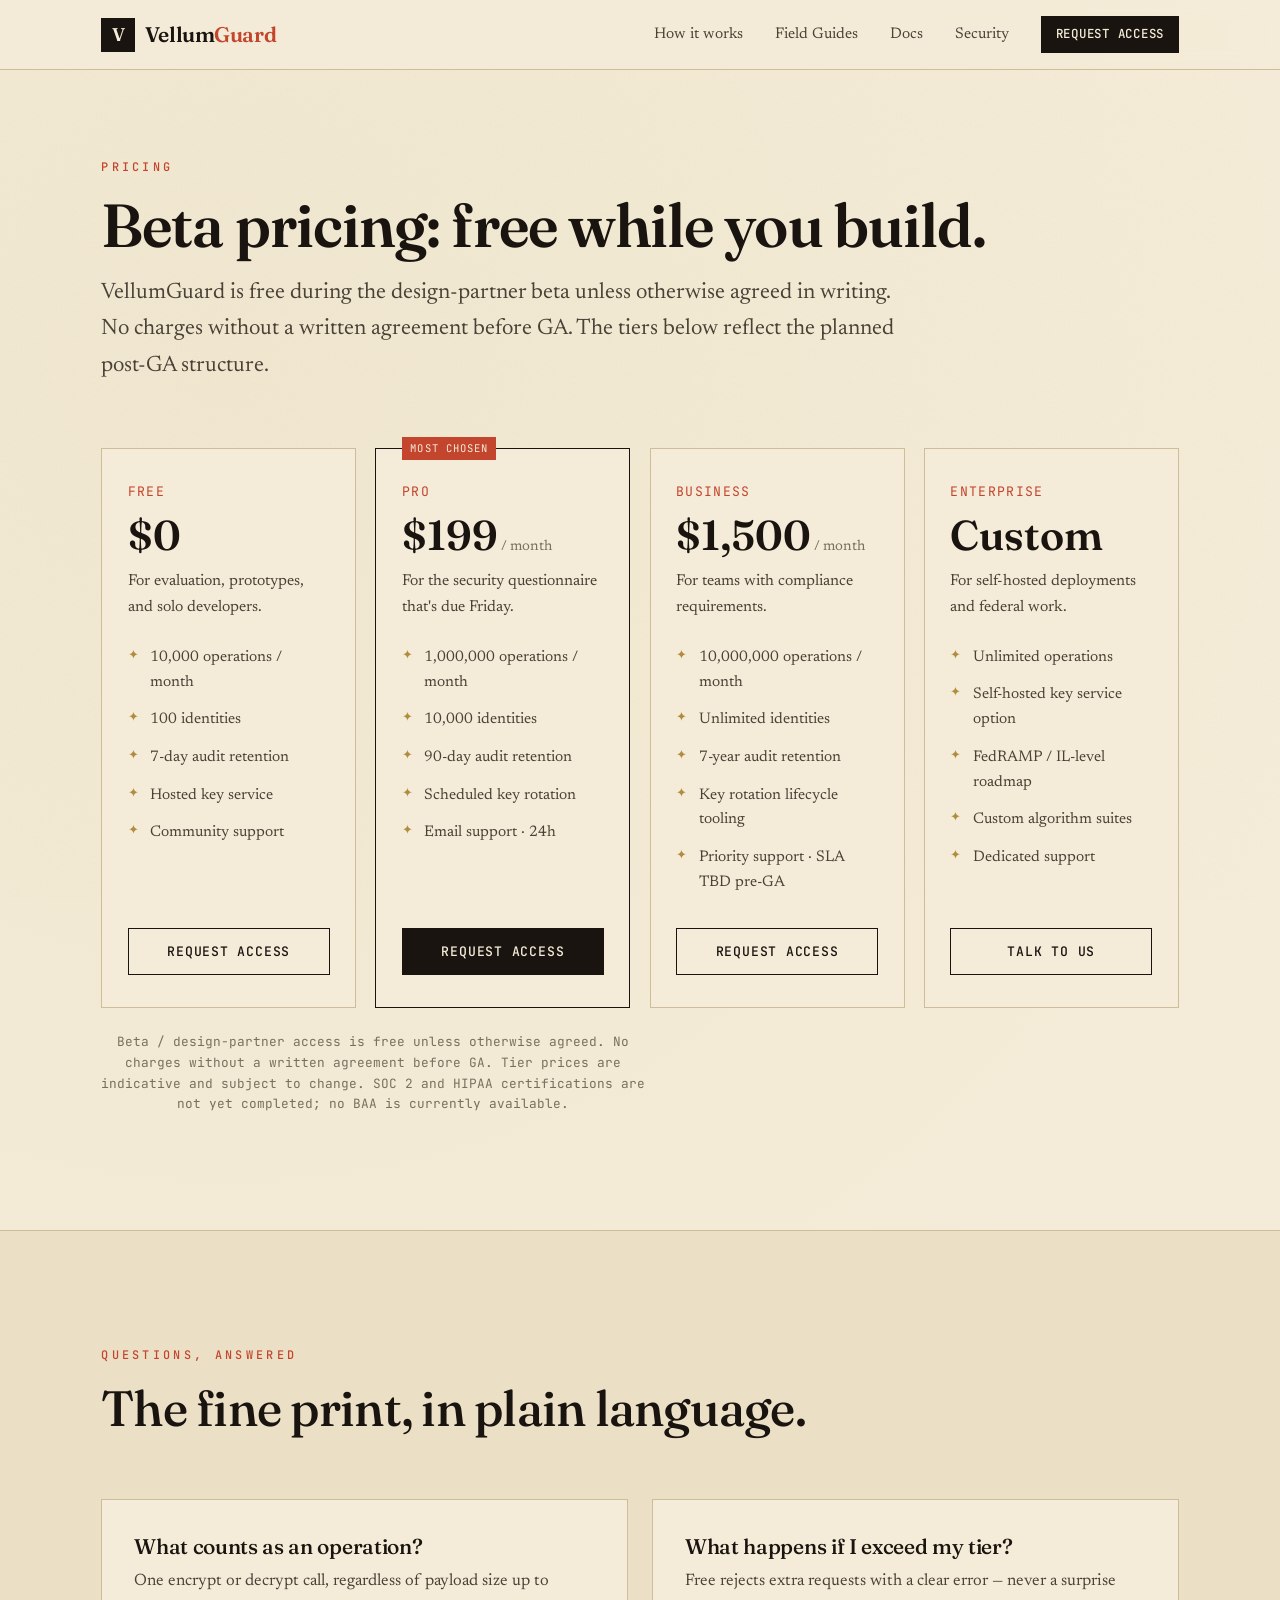
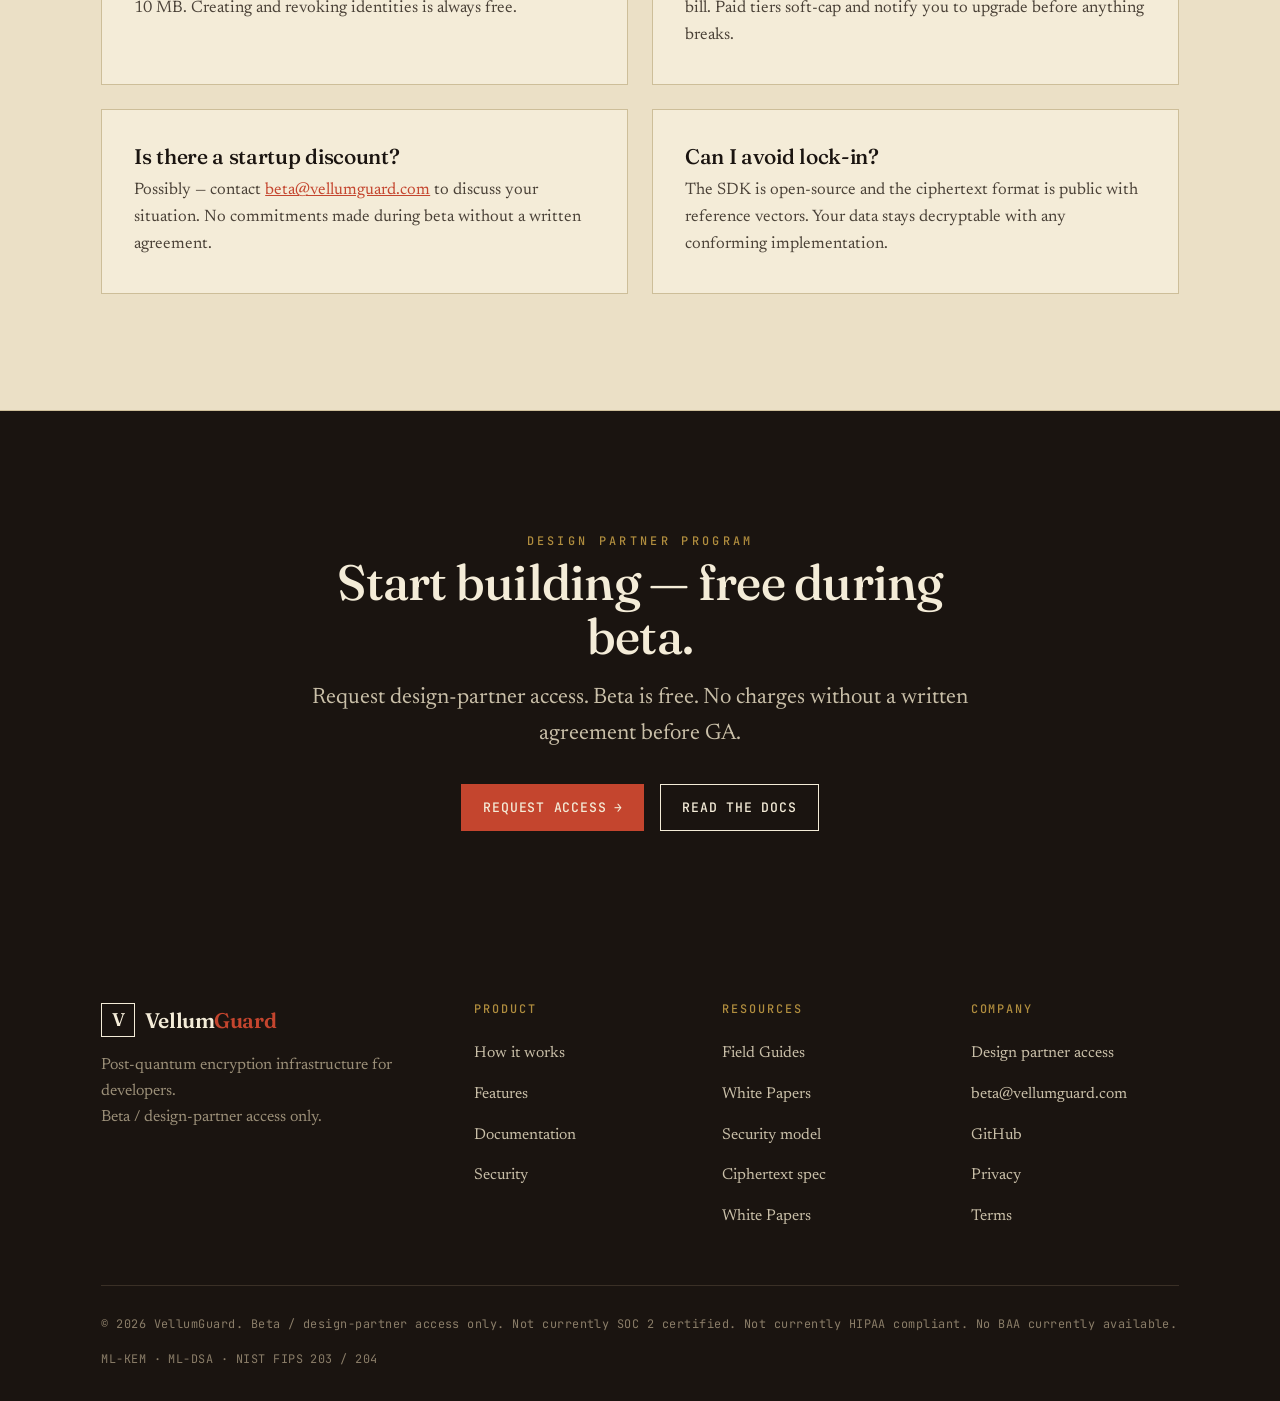
<file: pricing.html>
<!DOCTYPE html>
<html lang="en">
<head>
<meta charset="UTF-8" />
<meta name="viewport" content="width=device-width, initial-scale=1" />
<title>Pricing — VellumGuard</title>
<meta name="description" content="VellumGuard beta pricing. Free during design-partner phase. No charges without a written agreement. Post-quantum encryption for developers." />
<link rel="icon" href="assets/favicon.svg" type="image/svg+xml" />
<link rel="stylesheet" href="css/style.css?v=3" />
</head>
<body>

<nav class="nav">
  <div class="wrap nav-inner">
    <a href="/" class="brand">
      <span class="brand-mark">V</span>
      <span class="brand-name">Vellum<span>Guard</span></span>
    </a>
    <button class="nav-toggle" aria-label="Menu"><span></span><span></span><span></span></button>
    <ul class="nav-links">
      <li><a href="/#how">How it works</a></li>
      <li><a href="/field-guides">Field Guides</a></li>
      <li><a href="/docs">Docs</a></li>
      <li><a href="/security">Security</a></li>
      <li><a href="/beta" class="nav-cta btn btn-solid" style="padding:.6em 1.1em;">Request access</a></li>
    </ul>
  </div>
</nav>

<section class="page-head">
  <div class="wrap">
    <span class="eyebrow reveal">Pricing</span>
    <h1 class="reveal" data-d="1">Beta pricing: free while you build.</h1>
    <p class="lead reveal" data-d="2">VellumGuard is free during the design-partner beta
      unless otherwise agreed in writing. No charges without a written agreement before GA.
      The tiers below reflect the planned post-GA structure.</p>
  </div>
</section>

<section class="band" style="padding-top:1rem;">
  <div class="wrap">
    <div class="price-grid">
      <div class="price reveal" data-d="1">
        <div class="price-tier">Free</div>
        <div class="price-amt">$0</div>
        <p class="price-desc">For evaluation, prototypes, and solo developers.</p>
        <ul>
          <li>10,000 operations / month</li>
          <li>100 identities</li>
          <li>7-day audit retention</li>
          <li>Hosted key service</li>
          <li>Community support</li>
        </ul>
        <a href="/#start" class="btn btn-ghost">Request access</a>
      </div>
      <div class="price featured reveal" data-d="2">
        <div class="price-tier">Pro</div>
        <div class="price-amt">$199<small> / month</small></div>
        <p class="price-desc">For the security questionnaire that's due Friday.</p>
        <ul>
          <li>1,000,000 operations / month</li>
          <li>10,000 identities</li>
          <li>90-day audit retention</li>
          <li>Scheduled key rotation</li>
          <li>Email support · 24h</li>
        </ul>
        <a href="/#start" class="btn btn-solid">Request access</a>
      </div>
      <div class="price reveal" data-d="3">
        <div class="price-tier">Business</div>
        <div class="price-amt">$1,500<small> / month</small></div>
        <p class="price-desc">For teams with compliance requirements.</p>
        <ul>
          <li>10,000,000 operations / month</li>
          <li>Unlimited identities</li>
          <li>7-year audit retention</li>
          <li>Key rotation lifecycle tooling</li>
          <li>Priority support · SLA TBD pre-GA</li>
        </ul>
        <a href="/#start" class="btn btn-ghost">Request access</a>
      </div>
      <div class="price reveal" data-d="3">
        <div class="price-tier">Enterprise</div>
        <div class="price-amt">Custom</div>
        <p class="price-desc">For self-hosted deployments and federal work.</p>
        <ul>
          <li>Unlimited operations</li>
          <li>Self-hosted key service option</li>
          <li>FedRAMP / IL-level roadmap</li>
          <li>Custom algorithm suites</li>
          <li>Dedicated support</li>
        </ul>
        <a href="mailto:beta@vellumguard.com" class="btn btn-ghost">Talk to us</a>
      </div>
    </div>
    <p style="margin-top:1.5rem;text-align:center;font-family:var(--mono);font-size:.8rem;color:var(--ink-faint);">
      Beta / design-partner access is free unless otherwise agreed. No charges without a
      written agreement before GA. Tier prices are indicative and subject to change.
      SOC&nbsp;2 and HIPAA certifications are not yet completed; no BAA is currently available.</p>
  </div>
</section>

<section class="band band-tint">
  <div class="wrap">
    <div class="sec-head reveal">
      <span class="eyebrow">Questions, answered</span>
      <h2>The fine print, in plain language.</h2>
    </div>
    <div class="feat-grid">
      <div class="feat reveal" data-d="1">
        <h3>What counts as an operation?</h3>
        <p>One encrypt or decrypt call, regardless of payload size up to 10&nbsp;MB.
          Creating and revoking identities is always free.</p>
      </div>
      <div class="feat reveal" data-d="2">
        <h3>What happens if I exceed my tier?</h3>
        <p>Free rejects extra requests with a clear error — never a surprise bill. Paid
          tiers soft-cap and notify you to upgrade before anything breaks.</p>
      </div>
      <div class="feat reveal" data-d="1">
        <h3>Is there a startup discount?</h3>
        <p>Possibly — contact <a href="mailto:beta@vellumguard.com" style="color:var(--rubric);">beta@vellumguard.com</a>
          to discuss your situation. No commitments made during beta without a written
          agreement.</p>
      </div>
      <div class="feat reveal" data-d="2">
        <h3>Can I avoid lock-in?</h3>
        <p>The SDK is open-source and the ciphertext format is public with reference
          vectors. Your data stays decryptable with any conforming implementation.</p>
      </div>
    </div>
  </div>
</section>

<section class="band band-ink" id="start">
  <div class="wrap">
    <div class="cta-box reveal">
      <span class="eyebrow">Design partner program</span>
      <h2>Start building — free during beta.</h2>
      <p class="lead">Request design-partner access. Beta is free. No charges without a
        written agreement before GA.</p>
      <div class="cta-actions">
        <a href="/#start" class="btn btn-solid" style="background:var(--rubric);border-color:var(--rubric);">Request access <span class="btn-arrow">→</span></a>
        <a href="/docs" class="btn btn-ghost" style="border-color:var(--paper);color:var(--paper);">Read the docs</a>
      </div>
    </div>
  </div>
</section>

<footer class="foot">
  <div class="wrap">
    <div class="foot-grid">
      <div class="foot-brand">
        <a href="/" class="brand" style="color:var(--paper);">
          <span class="brand-mark" style="border-color:var(--paper);">V</span>
          <span class="brand-name" style="color:var(--paper);">Vellum<span style="color:var(--rubric);">Guard</span></span>
        </a>
        <p>Post-quantum encryption infrastructure for developers.<br />Beta / design-partner access only.</p>
      </div>
      <div>
        <h4>Product</h4>
        <ul>
          <li><a href="/#how">How it works</a></li>
          <li><a href="/#features">Features</a></li>
          <li><a href="/docs">Documentation</a></li>
          <li><a href="/security">Security</a></li>
        </ul>
      </div>
      <div>
        <h4>Resources</h4>
        <ul>
          <li><a href="/field-guides">Field Guides</a></li>
          <li><a href="/white-papers">White Papers</a></li>
          <li><a href="/security">Security model</a></li>
          <li><a href="/docs#format">Ciphertext spec</a></li>
          <li><a href="/white-papers">White Papers</a></li>
        </ul>
      </div>
      <div>
        <h4>Company</h4>
        <ul>
          <li><a href="/beta">Design partner access</a></li>
          <li><a href="mailto:beta@vellumguard.com">beta@vellumguard.com</a></li>
          <li><a href="https://github.com/vellumguard">GitHub</a></li>
          <li><a href="/privacy">Privacy</a></li>
          <li><a href="/terms">Terms</a></li>
        </ul>
      </div>
    </div>
    <div class="foot-bot">
      <span>© <span id="year">2026</span> VellumGuard. Beta / design-partner access only. Not currently SOC 2 certified. Not currently HIPAA compliant. No BAA currently available.</span>
      <span>ML-KEM · ML-DSA · NIST FIPS 203 / 204</span>
    </div>
  </div>
</footer>

<script src="js/main.js?v=3"></script>
</body>
</html>
</file>
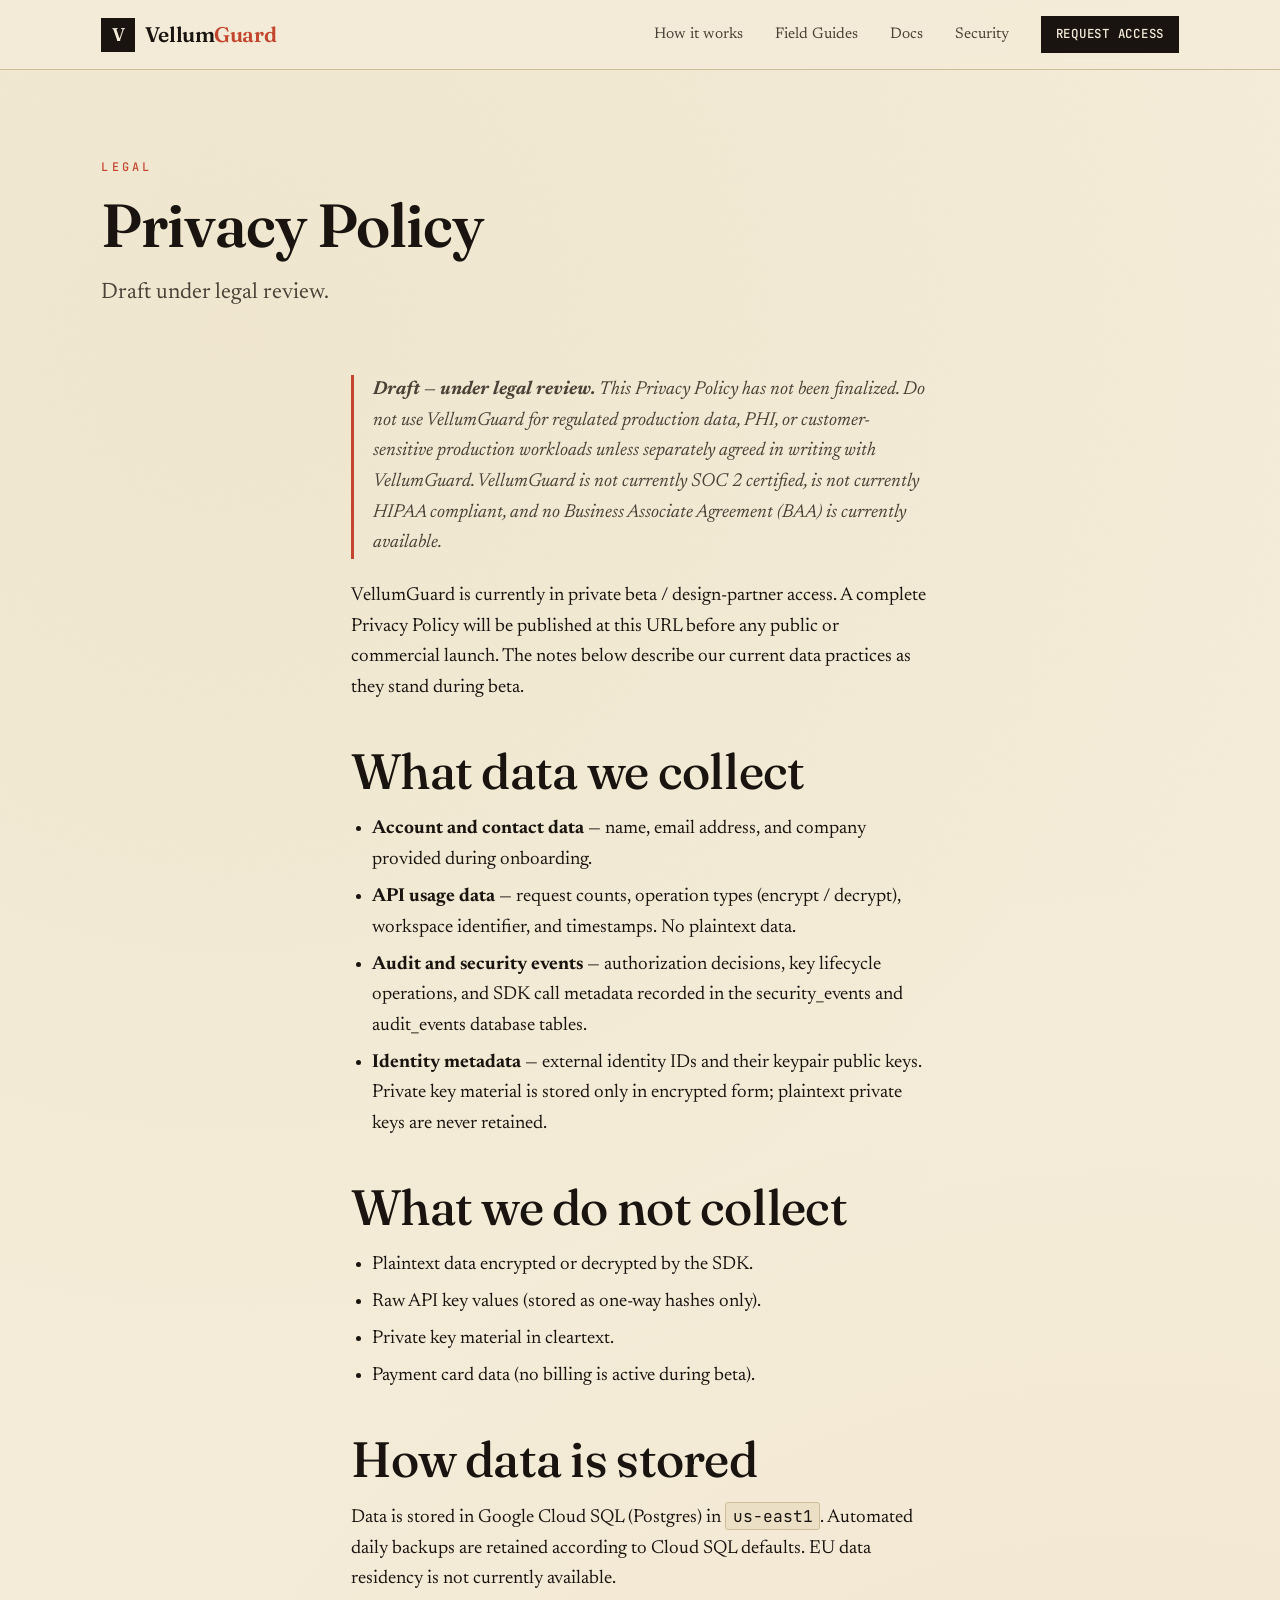
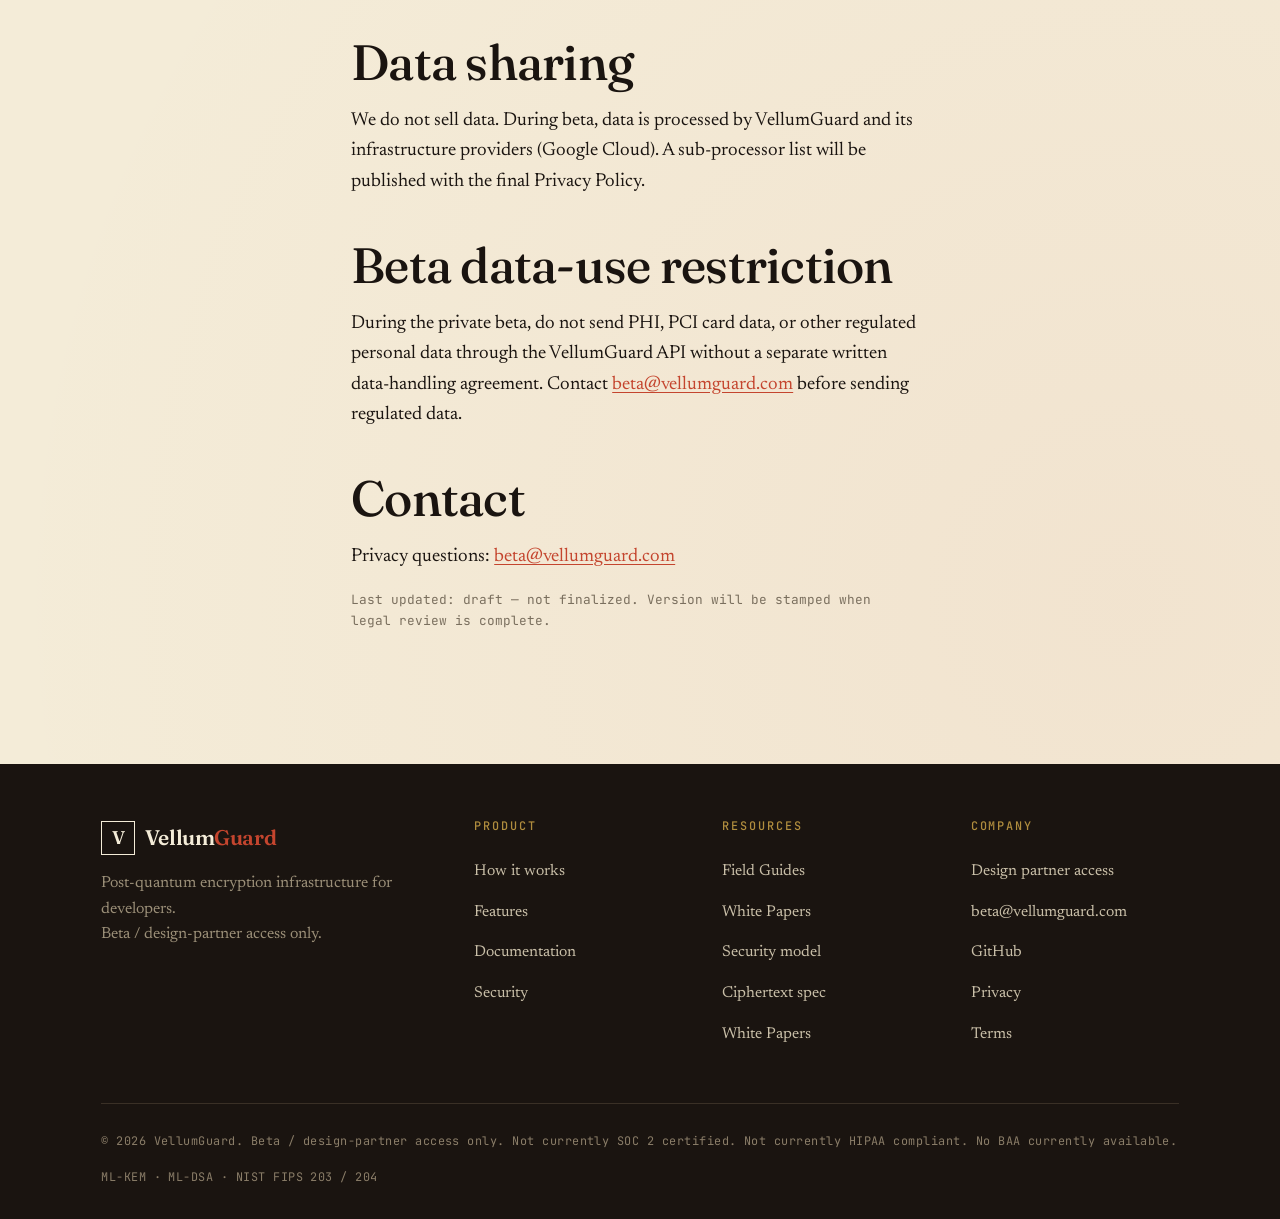
<file: privacy.html>
<!DOCTYPE html>
<html lang="en">
<head>
<meta charset="UTF-8" />
<meta name="viewport" content="width=device-width, initial-scale=1" />
<title>Privacy Policy — VellumGuard</title>
<meta name="description" content="VellumGuard Privacy Policy. Draft under legal review." />
<link rel="icon" href="assets/favicon.svg" type="image/svg+xml" />
<link rel="stylesheet" href="css/style.css?v=3" />
</head>
<body>

<nav class="nav">
  <div class="wrap nav-inner">
    <a href="/" class="brand">
      <span class="brand-mark">V</span>
      <span class="brand-name">Vellum<span>Guard</span></span>
    </a>
    <button class="nav-toggle" aria-label="Menu"><span></span><span></span><span></span></button>
    <ul class="nav-links">
      <li><a href="/#how">How it works</a></li>
      <li><a href="/field-guides">Field Guides</a></li>
      <li><a href="/docs">Docs</a></li>
      <li><a href="/security">Security</a></li>
      <li><a href="/beta" class="nav-cta btn btn-solid" style="padding:.6em 1.1em;">Request access</a></li>
    </ul>
  </div>
</nav>

<section class="page-head">
  <div class="wrap">
    <span class="eyebrow reveal">Legal</span>
    <h1 class="reveal" data-d="1">Privacy Policy</h1>
    <p class="lead reveal" data-d="2">Draft under legal review.</p>
  </div>
</section>

<section class="band" style="padding-top:1rem;">
  <div class="wrap prose reveal">

    <blockquote>
      <strong>Draft — under legal review.</strong> This Privacy Policy has not been
      finalized. Do not use VellumGuard for regulated production data, PHI, or
      customer-sensitive production workloads unless separately agreed in writing with
      VellumGuard. VellumGuard is not currently SOC 2 certified, is not currently HIPAA
      compliant, and no Business Associate Agreement (BAA) is currently available.
    </blockquote>

    <p>VellumGuard is currently in private beta / design-partner access. A complete
      Privacy Policy will be published at this URL before any public or commercial launch.
      The notes below describe our current data practices as they stand during beta.</p>

    <h2>What data we collect</h2>
    <ul>
      <li><strong>Account and contact data</strong> — name, email address, and company
        provided during onboarding.</li>
      <li><strong>API usage data</strong> — request counts, operation types (encrypt /
        decrypt), workspace identifier, and timestamps. No plaintext data.</li>
      <li><strong>Audit and security events</strong> — authorization decisions, key
        lifecycle operations, and SDK call metadata recorded in the security_events and
        audit_events database tables.</li>
      <li><strong>Identity metadata</strong> — external identity IDs and their keypair
        public keys. Private key material is stored only in encrypted form; plaintext
        private keys are never retained.</li>
    </ul>

    <h2>What we do not collect</h2>
    <ul>
      <li>Plaintext data encrypted or decrypted by the SDK.</li>
      <li>Raw API key values (stored as one-way hashes only).</li>
      <li>Private key material in cleartext.</li>
      <li>Payment card data (no billing is active during beta).</li>
    </ul>

    <h2>How data is stored</h2>
    <p>Data is stored in Google Cloud SQL (Postgres) in <code>us-east1</code>. Automated
      daily backups are retained according to Cloud SQL defaults. EU data residency is
      not currently available.</p>

    <h2>Data sharing</h2>
    <p>We do not sell data. During beta, data is processed by VellumGuard and its
      infrastructure providers (Google Cloud). A sub-processor list will be published
      with the final Privacy Policy.</p>

    <h2>Beta data-use restriction</h2>
    <p>During the private beta, do not send PHI, PCI card data, or other regulated
      personal data through the VellumGuard API without a separate written data-handling
      agreement. Contact <a href="mailto:beta@vellumguard.com" style="color:var(--rubric);">beta@vellumguard.com</a>
      before sending regulated data.</p>

    <h2>Contact</h2>
    <p>Privacy questions: <a href="mailto:beta@vellumguard.com" style="color:var(--rubric);">beta@vellumguard.com</a></p>

    <p style="font-family:var(--mono);font-size:.8rem;color:var(--ink-faint);">
      Last updated: draft — not finalized. Version will be stamped when legal review is complete.</p>

  </div>
</section>

<footer class="foot">
  <div class="wrap">
    <div class="foot-grid">
      <div class="foot-brand">
        <a href="/" class="brand" style="color:var(--paper);">
          <span class="brand-mark" style="border-color:var(--paper);">V</span>
          <span class="brand-name" style="color:var(--paper);">Vellum<span style="color:var(--rubric);">Guard</span></span>
        </a>
        <p>Post-quantum encryption infrastructure for developers.<br />Beta / design-partner access only.</p>
      </div>
      <div>
        <h4>Product</h4>
        <ul>
          <li><a href="/#how">How it works</a></li>
          <li><a href="/#features">Features</a></li>
          <li><a href="/docs">Documentation</a></li>
          <li><a href="/security">Security</a></li>
        </ul>
      </div>
      <div>
        <h4>Resources</h4>
        <ul>
          <li><a href="/field-guides">Field Guides</a></li>
          <li><a href="/white-papers">White Papers</a></li>
          <li><a href="/security">Security model</a></li>
          <li><a href="/docs#format">Ciphertext spec</a></li>
          <li><a href="/white-papers">White Papers</a></li>
        </ul>
      </div>
      <div>
        <h4>Company</h4>
        <ul>
          <li><a href="/beta">Design partner access</a></li>
          <li><a href="mailto:beta@vellumguard.com">beta@vellumguard.com</a></li>
          <li><a href="https://github.com/vellumguard">GitHub</a></li>
          <li><a href="/privacy">Privacy</a></li>
          <li><a href="/terms">Terms</a></li>
        </ul>
      </div>
    </div>
    <div class="foot-bot">
      <span>© <span id="year">2026</span> VellumGuard. Beta / design-partner access only. Not currently SOC 2 certified. Not currently HIPAA compliant. No BAA currently available.</span>
      <span>ML-KEM · ML-DSA · NIST FIPS 203 / 204</span>
    </div>
  </div>
</footer>

<script src="js/main.js?v=3"></script>
</body>
</html>
</file>
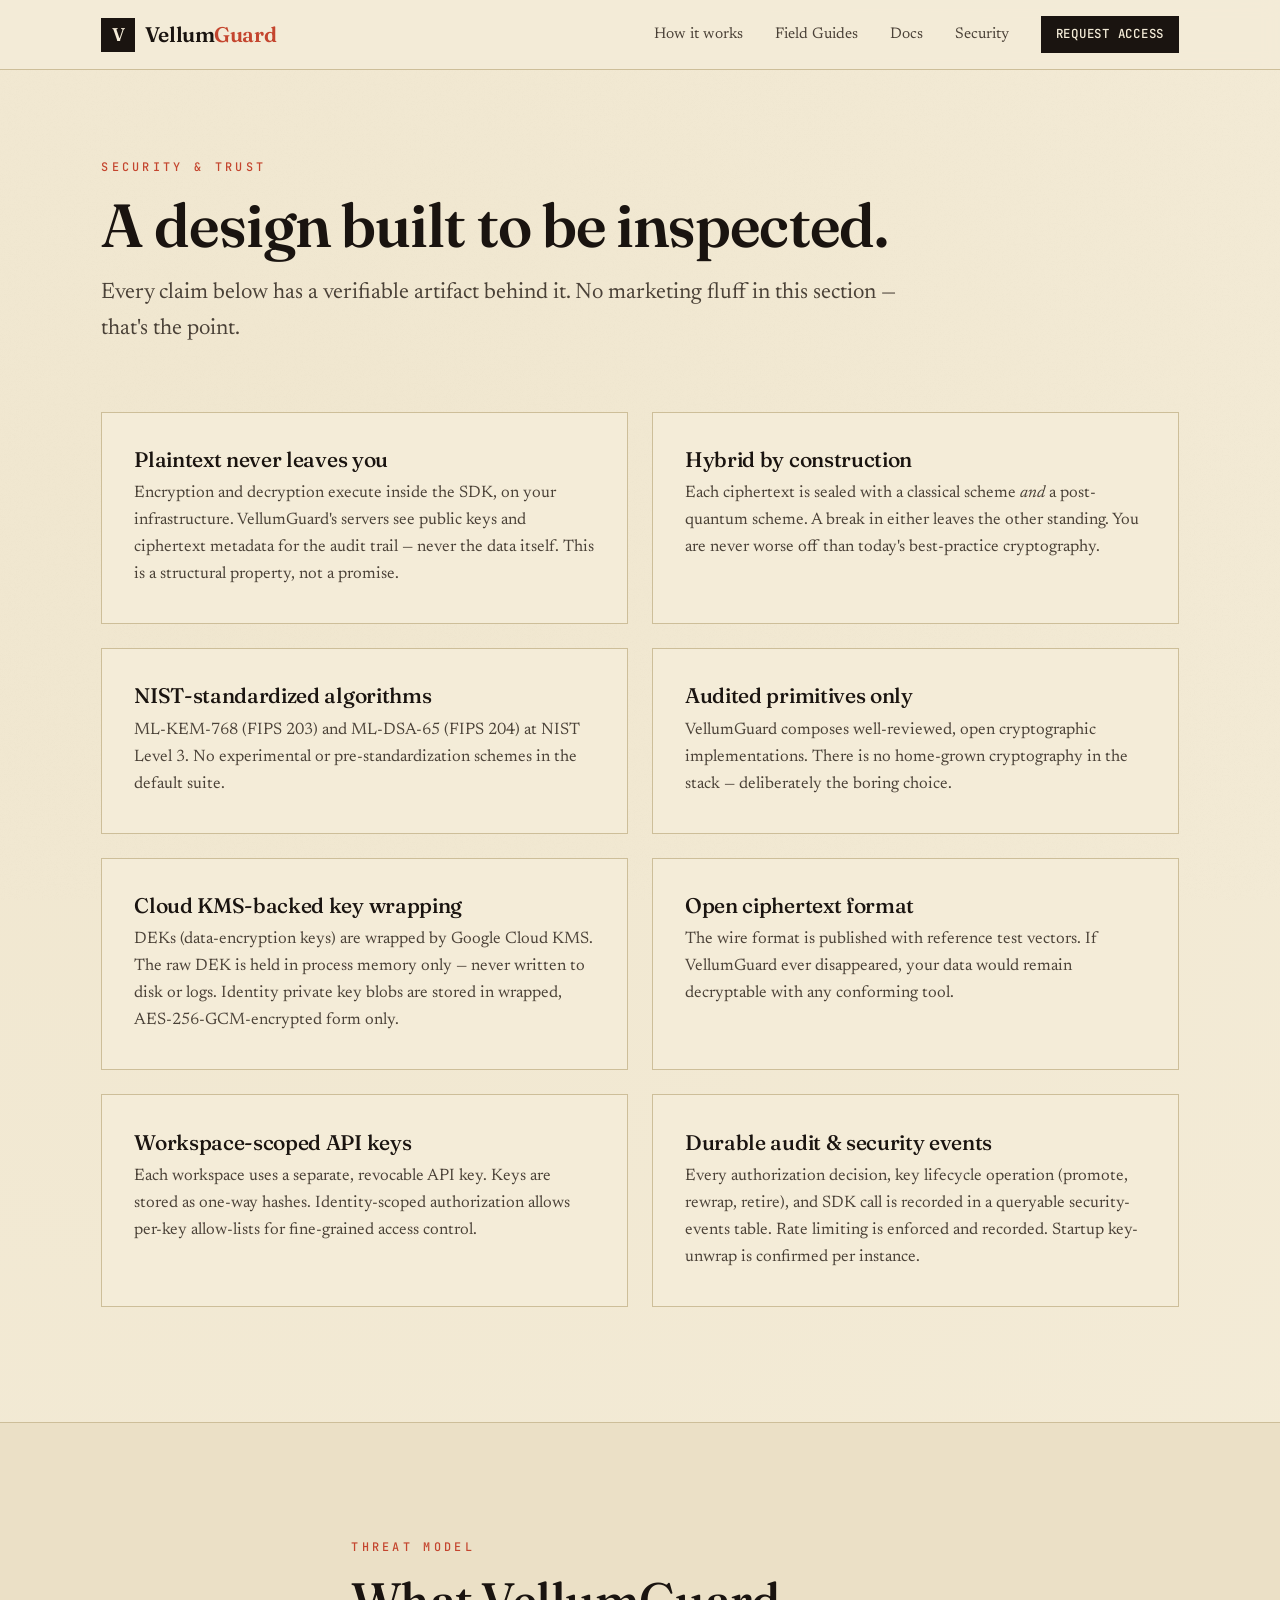
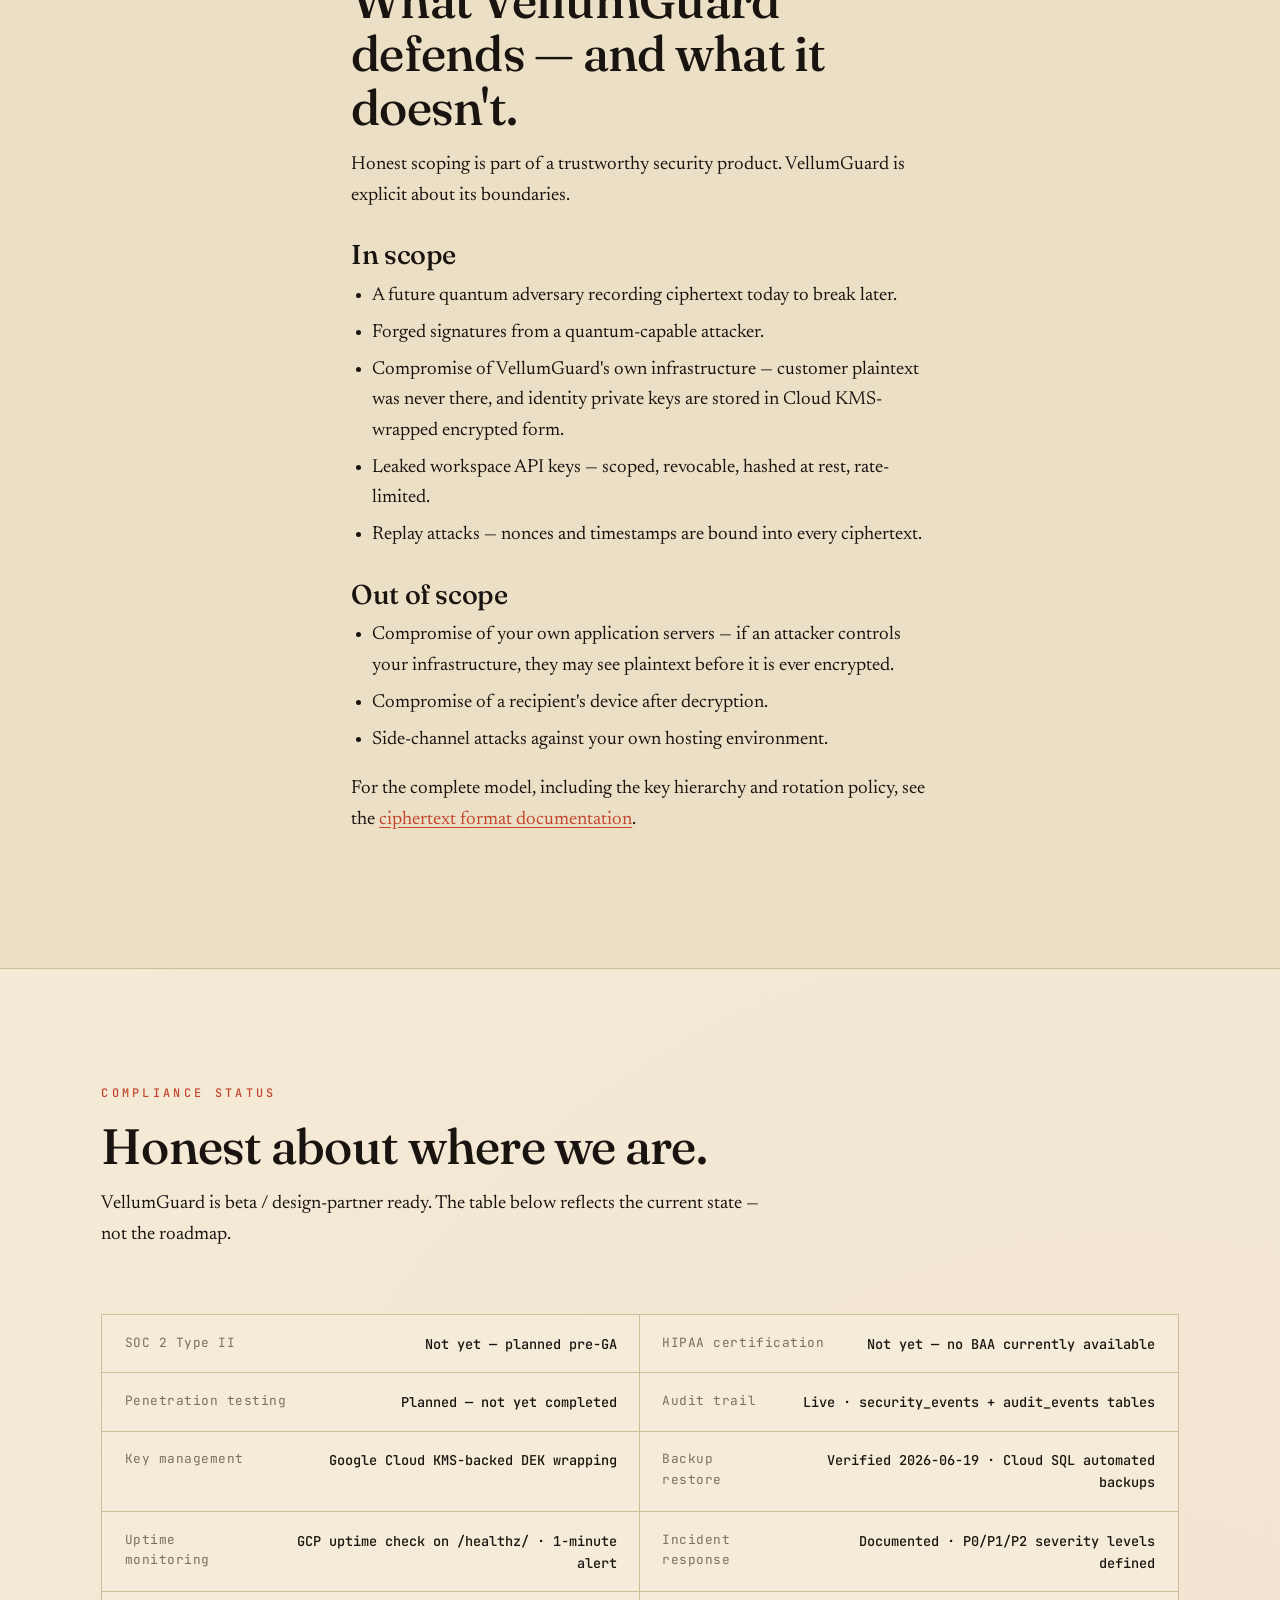
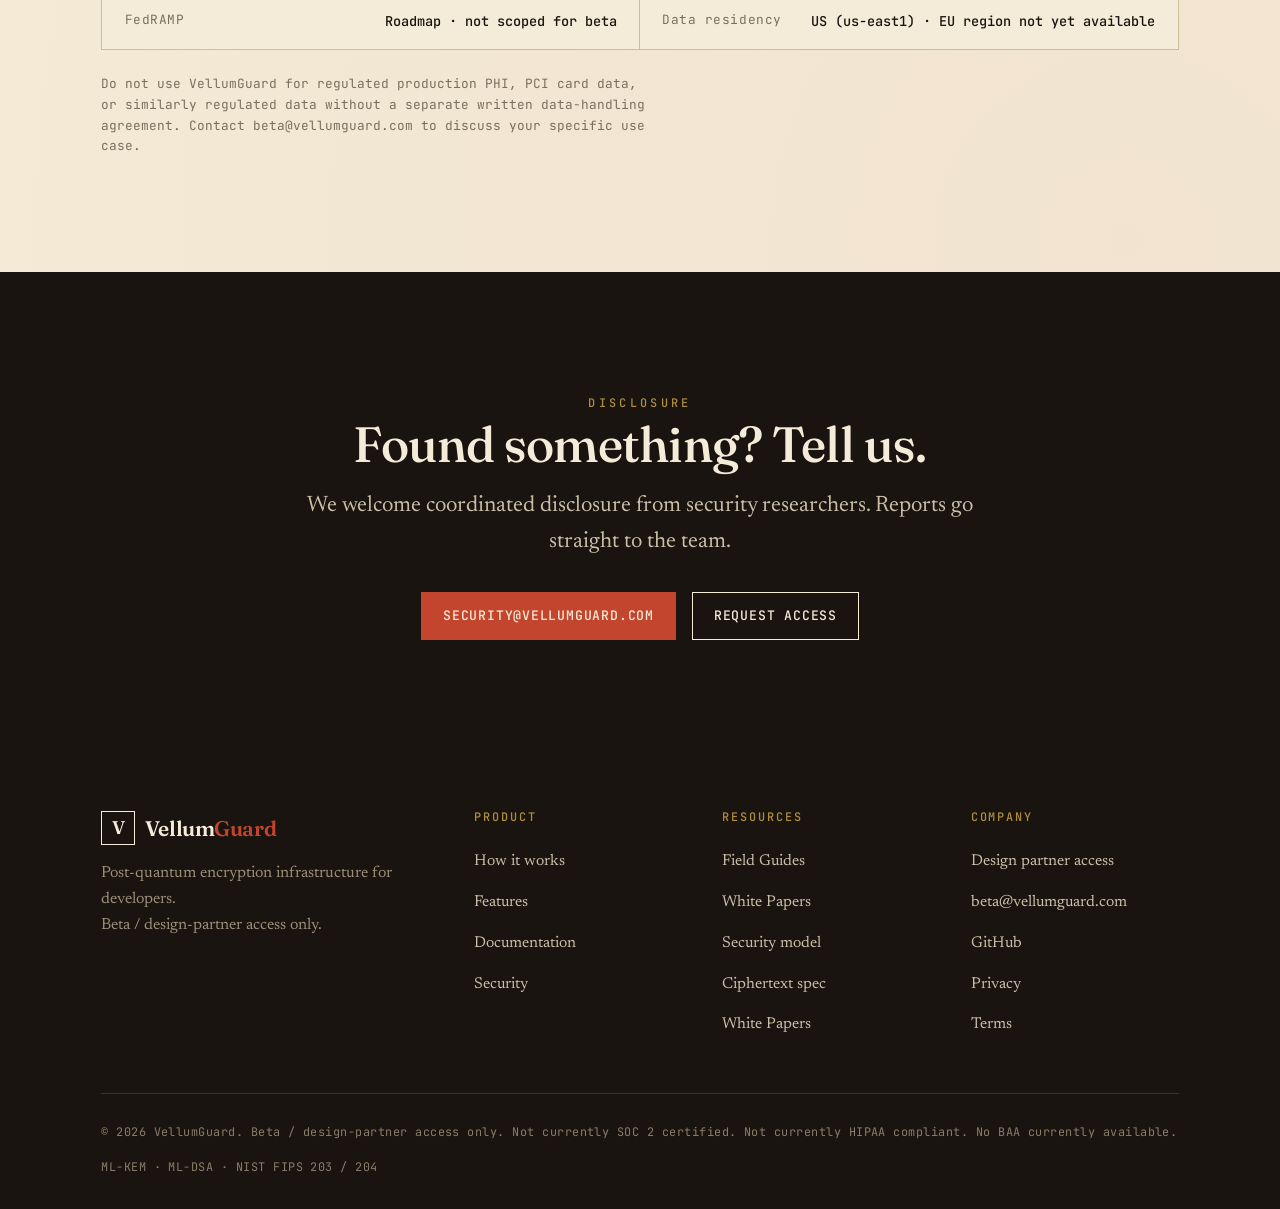
<file: security.html>
<!DOCTYPE html>
<html lang="en">
<head>
<meta charset="UTF-8" />
<meta name="viewport" content="width=device-width, initial-scale=1" />
<title>Security — VellumGuard</title>
<meta name="description" content="VellumGuard's security model: hybrid post-quantum cryptography, Cloud KMS-backed DEK wrapping, workspace-scoped API keys, and an honest compliance status." />
<link rel="icon" href="assets/favicon.svg" type="image/svg+xml" />
<link rel="stylesheet" href="css/style.css?v=3" />
</head>
<body>

<nav class="nav">
  <div class="wrap nav-inner">
    <a href="/" class="brand">
      <span class="brand-mark">V</span>
      <span class="brand-name">Vellum<span>Guard</span></span>
    </a>
    <button class="nav-toggle" aria-label="Menu"><span></span><span></span><span></span></button>
    <ul class="nav-links">
      <li><a href="/#how">How it works</a></li>
      <li><a href="/field-guides">Field Guides</a></li>
      <li><a href="/docs">Docs</a></li>
      <li><a href="/security">Security</a></li>
      <li><a href="/beta" class="nav-cta btn btn-solid" style="padding:.6em 1.1em;">Request access</a></li>
    </ul>
  </div>
</nav>

<section class="page-head">
  <div class="wrap">
    <span class="eyebrow reveal">Security &amp; trust</span>
    <h1 class="reveal" data-d="1">A design built to be inspected.</h1>
    <p class="lead reveal" data-d="2">Every claim below has a verifiable artifact behind
      it. No marketing fluff in this section — that's the point.</p>
  </div>
</section>

<section class="band" style="padding-top:1rem;">
  <div class="wrap">
    <div class="feat-grid">
      <div class="feat reveal" data-d="1">
        <h3>Plaintext never leaves you</h3>
        <p>Encryption and decryption execute inside the SDK, on your infrastructure.
          VellumGuard's servers see public keys and ciphertext metadata for the audit
          trail — never the data itself. This is a structural property, not a promise.</p>
      </div>
      <div class="feat reveal" data-d="2">
        <h3>Hybrid by construction</h3>
        <p>Each ciphertext is sealed with a classical scheme <em class="it">and</em> a
          post-quantum scheme. A break in either leaves the other standing. You are never
          worse off than today's best-practice cryptography.</p>
      </div>
      <div class="feat reveal" data-d="1">
        <h3>NIST-standardized algorithms</h3>
        <p>ML-KEM-768 (FIPS&nbsp;203) and ML-DSA-65 (FIPS&nbsp;204) at NIST Level&nbsp;3.
          No experimental or pre-standardization schemes in the default suite.</p>
      </div>
      <div class="feat reveal" data-d="2">
        <h3>Audited primitives only</h3>
        <p>VellumGuard composes well-reviewed, open cryptographic implementations. There
          is no home-grown cryptography in the stack — deliberately the boring choice.</p>
      </div>
      <div class="feat reveal" data-d="1">
        <h3>Cloud KMS-backed key wrapping</h3>
        <p>DEKs (data-encryption keys) are wrapped by Google Cloud KMS. The raw DEK is
          held in process memory only — never written to disk or logs. Identity private
          key blobs are stored in wrapped, AES-256-GCM-encrypted form only.</p>
      </div>
      <div class="feat reveal" data-d="2">
        <h3>Open ciphertext format</h3>
        <p>The wire format is published with reference test vectors. If VellumGuard ever
          disappeared, your data would remain decryptable with any conforming tool.</p>
      </div>
      <div class="feat reveal" data-d="1">
        <h3>Workspace-scoped API keys</h3>
        <p>Each workspace uses a separate, revocable API key. Keys are stored as
          one-way hashes. Identity-scoped authorization allows per-key allow-lists for
          fine-grained access control.</p>
      </div>
      <div class="feat reveal" data-d="2">
        <h3>Durable audit &amp; security events</h3>
        <p>Every authorization decision, key lifecycle operation (promote, rewrap, retire),
          and SDK call is recorded in a queryable security-events table. Rate limiting is
          enforced and recorded. Startup key-unwrap is confirmed per instance.</p>
      </div>
    </div>
  </div>
</section>

<section class="band band-tint" id="threat">
  <div class="wrap prose reveal">
    <span class="eyebrow" style="display:block;margin-bottom:1rem;">Threat model</span>
    <h2 style="margin-top:0;">What VellumGuard defends — and what it doesn't.</h2>
    <p>Honest scoping is part of a trustworthy security product. VellumGuard is explicit
      about its boundaries.</p>

    <h3>In scope</h3>
    <ul>
      <li>A future quantum adversary recording ciphertext today to break later.</li>
      <li>Forged signatures from a quantum-capable attacker.</li>
      <li>Compromise of VellumGuard's own infrastructure — customer plaintext was never
        there, and identity private keys are stored in Cloud KMS-wrapped encrypted form.</li>
      <li>Leaked workspace API keys — scoped, revocable, hashed at rest, rate-limited.</li>
      <li>Replay attacks — nonces and timestamps are bound into every ciphertext.</li>
    </ul>

    <h3>Out of scope</h3>
    <ul>
      <li>Compromise of your own application servers — if an attacker controls your
        infrastructure, they may see plaintext before it is ever encrypted.</li>
      <li>Compromise of a recipient's device after decryption.</li>
      <li>Side-channel attacks against your own hosting environment.</li>
    </ul>
    <p>For the complete model, including the key hierarchy and rotation policy, see the
      <a href="/docs#format">ciphertext format documentation</a>.</p>
  </div>
</section>

<section class="band" id="compliance">
  <div class="wrap">
    <div class="sec-head reveal">
      <span class="eyebrow">Compliance status</span>
      <h2>Honest about where we are.</h2>
      <p>VellumGuard is beta / design-partner ready. The table below reflects the current
        state — not the roadmap.</p>
    </div>
    <div class="spec reveal">
      <div class="spec-row"><span class="spec-k">SOC 2 Type II</span><span class="spec-v">Not yet — planned pre-GA</span></div>
      <div class="spec-row"><span class="spec-k">HIPAA certification</span><span class="spec-v">Not yet — no BAA currently available</span></div>
      <div class="spec-row"><span class="spec-k">Penetration testing</span><span class="spec-v">Planned — not yet completed</span></div>
      <div class="spec-row"><span class="spec-k">Audit trail</span><span class="spec-v">Live · security_events + audit_events tables</span></div>
      <div class="spec-row"><span class="spec-k">Key management</span><span class="spec-v">Google Cloud KMS-backed DEK wrapping</span></div>
      <div class="spec-row"><span class="spec-k">Backup restore</span><span class="spec-v">Verified 2026-06-19 · Cloud SQL automated backups</span></div>
      <div class="spec-row"><span class="spec-k">Uptime monitoring</span><span class="spec-v">GCP uptime check on /healthz/ · 1-minute alert</span></div>
      <div class="spec-row"><span class="spec-k">Incident response</span><span class="spec-v">Documented · P0/P1/P2 severity levels defined</span></div>
      <div class="spec-row"><span class="spec-k">FedRAMP</span><span class="spec-v">Roadmap · not scoped for beta</span></div>
      <div class="spec-row"><span class="spec-k">Data residency</span><span class="spec-v">US (us-east1) · EU region not yet available</span></div>
    </div>
    <p style="margin-top:1.5rem;font-family:var(--mono);font-size:.8rem;color:var(--ink-faint);">
      Do not use VellumGuard for regulated production PHI, PCI card data, or similarly
      regulated data without a separate written data-handling agreement. Contact
      beta@vellumguard.com to discuss your specific use case.</p>
  </div>
</section>

<section class="band band-ink">
  <div class="wrap">
    <div class="cta-box reveal">
      <span class="eyebrow">Disclosure</span>
      <h2>Found something? Tell us.</h2>
      <p class="lead">We welcome coordinated disclosure from security researchers. Reports
        go straight to the team.</p>
      <div class="cta-actions">
        <a href="mailto:security@vellumguard.com" class="btn btn-solid" style="background:var(--rubric);border-color:var(--rubric);">security@vellumguard.com</a>
        <a href="/#start" class="btn btn-ghost" style="border-color:var(--paper);color:var(--paper);">Request access</a>
      </div>
    </div>
  </div>
</section>

<footer class="foot">
  <div class="wrap">
    <div class="foot-grid">
      <div class="foot-brand">
        <a href="/" class="brand" style="color:var(--paper);">
          <span class="brand-mark" style="border-color:var(--paper);">V</span>
          <span class="brand-name" style="color:var(--paper);">Vellum<span style="color:var(--rubric);">Guard</span></span>
        </a>
        <p>Post-quantum encryption infrastructure for developers.<br />Beta / design-partner access only.</p>
      </div>
      <div>
        <h4>Product</h4>
        <ul>
          <li><a href="/#how">How it works</a></li>
          <li><a href="/#features">Features</a></li>
          <li><a href="/docs">Documentation</a></li>
          <li><a href="/security">Security</a></li>
        </ul>
      </div>
      <div>
        <h4>Resources</h4>
        <ul>
          <li><a href="/field-guides">Field Guides</a></li>
          <li><a href="/white-papers">White Papers</a></li>
          <li><a href="/security">Security model</a></li>
          <li><a href="/docs#format">Ciphertext spec</a></li>
          <li><a href="/white-papers">White Papers</a></li>
        </ul>
      </div>
      <div>
        <h4>Company</h4>
        <ul>
          <li><a href="/beta">Design partner access</a></li>
          <li><a href="mailto:beta@vellumguard.com">beta@vellumguard.com</a></li>
          <li><a href="https://github.com/vellumguard">GitHub</a></li>
          <li><a href="/privacy">Privacy</a></li>
          <li><a href="/terms">Terms</a></li>
        </ul>
      </div>
    </div>
    <div class="foot-bot">
      <span>© <span id="year">2026</span> VellumGuard. Beta / design-partner access only. Not currently SOC 2 certified. Not currently HIPAA compliant. No BAA currently available.</span>
      <span>ML-KEM · ML-DSA · NIST FIPS 203 / 204</span>
    </div>
  </div>
</footer>

<script src="js/main.js?v=3"></script>
</body>
</html>
</file>
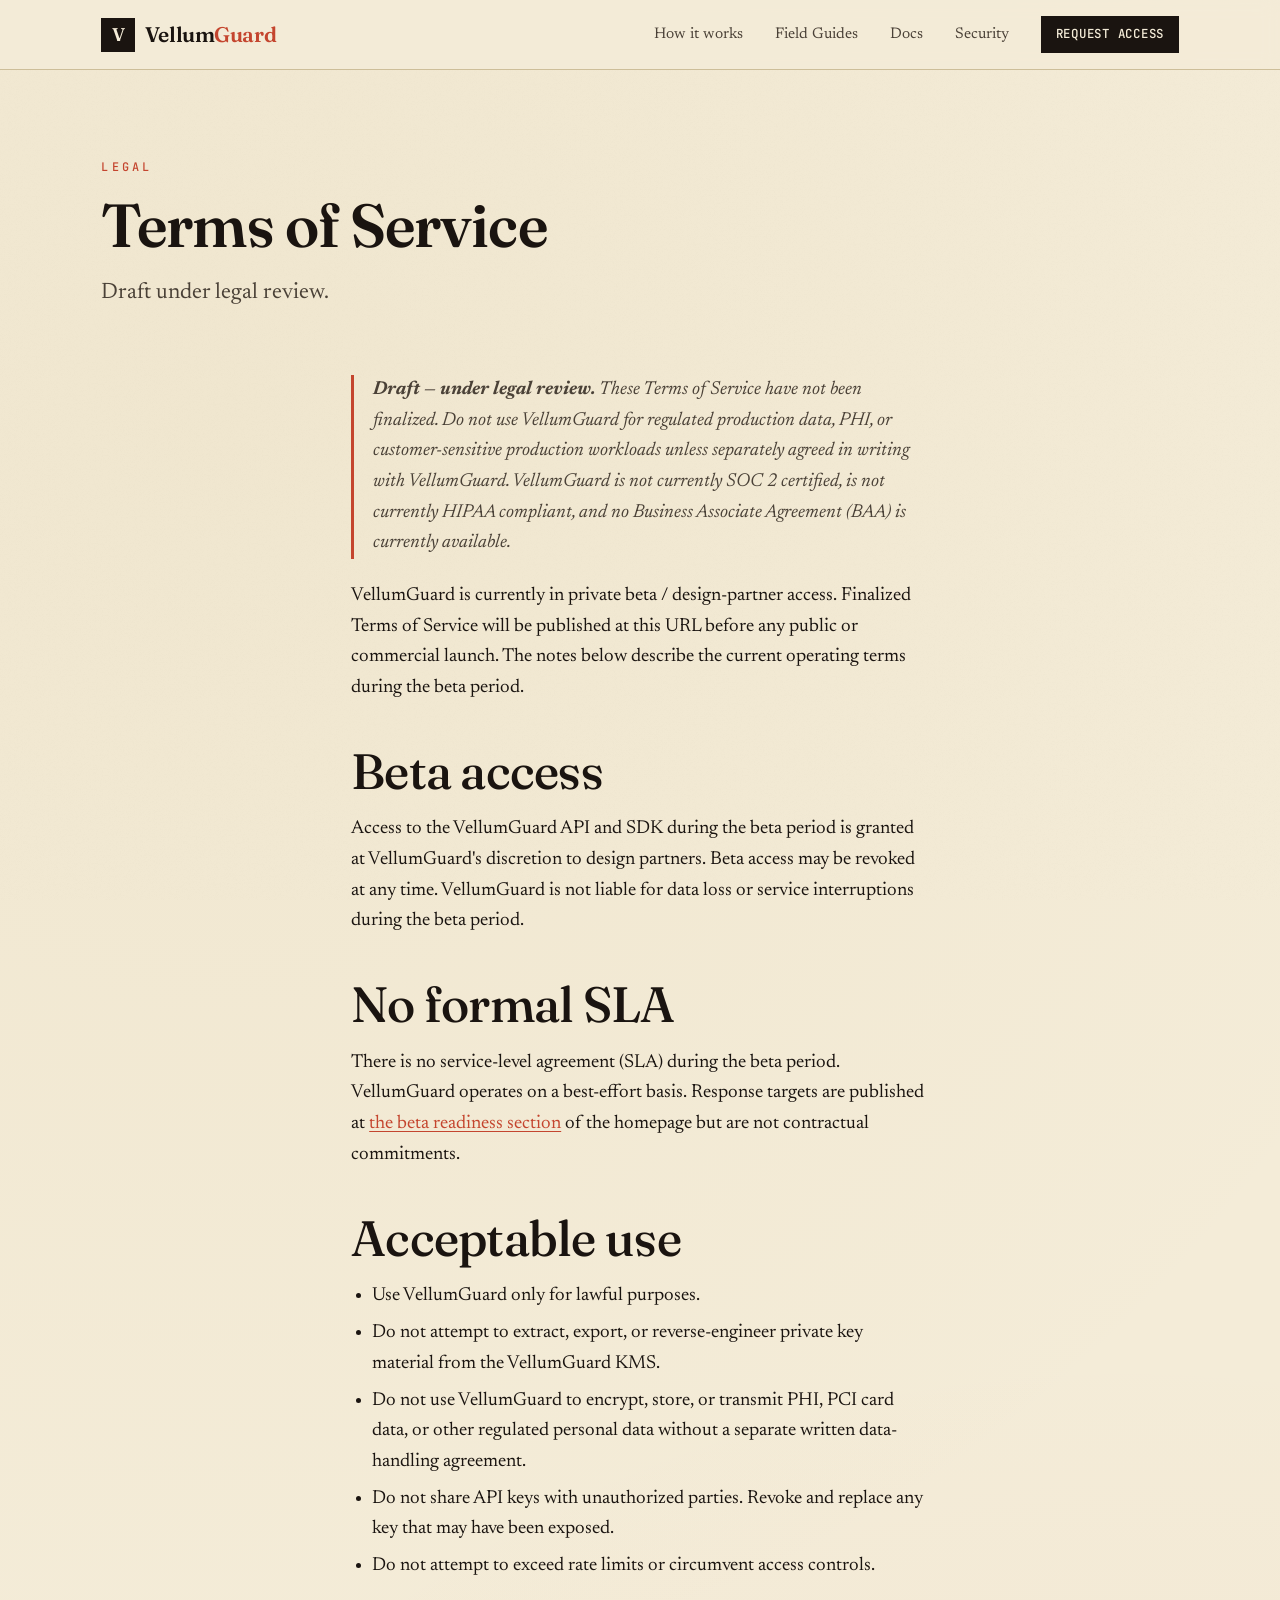
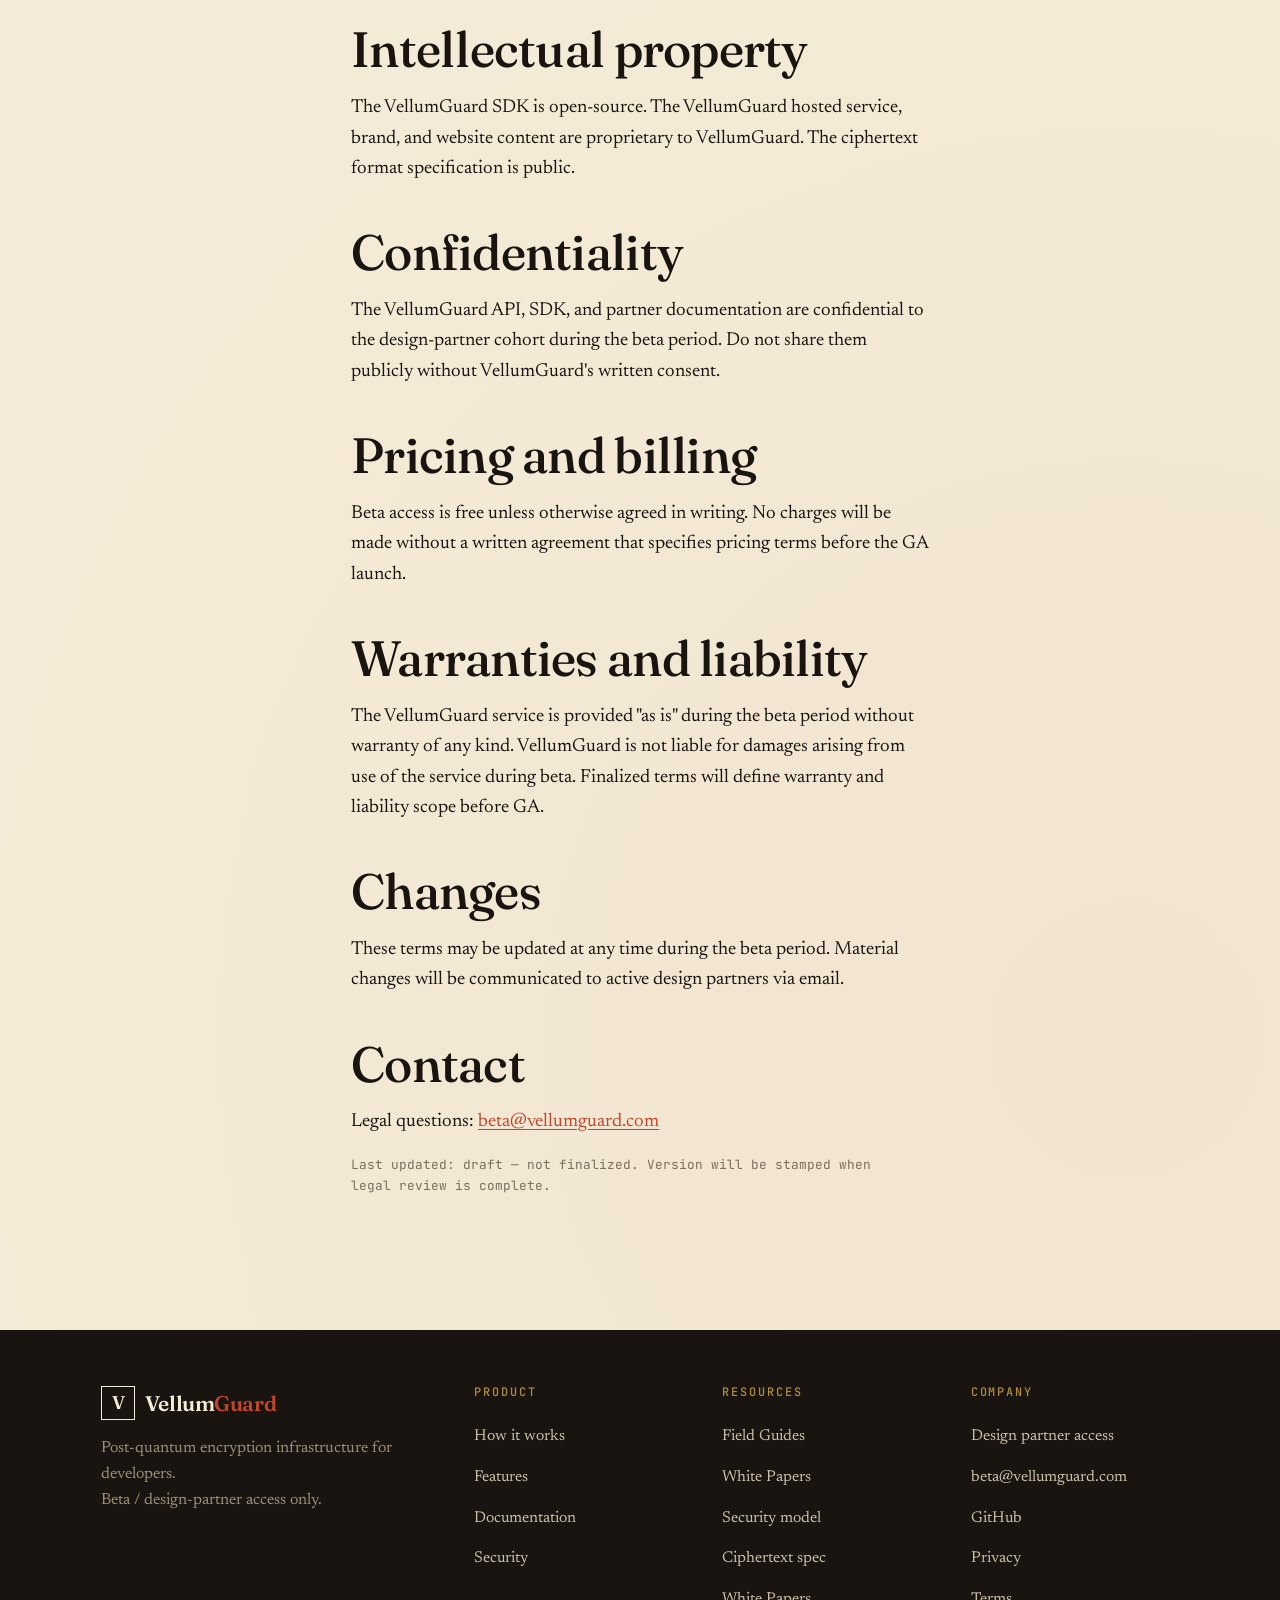
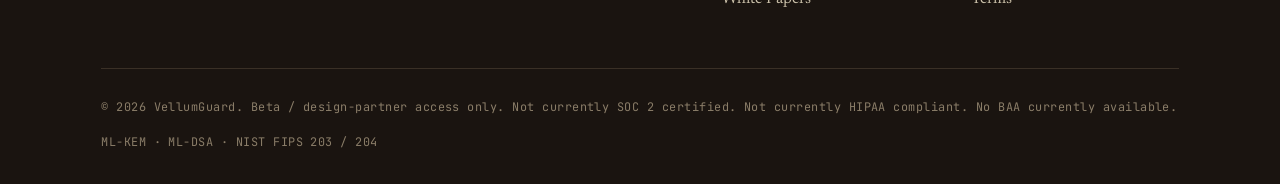
<file: terms.html>
<!DOCTYPE html>
<html lang="en">
<head>
<meta charset="UTF-8" />
<meta name="viewport" content="width=device-width, initial-scale=1" />
<title>Terms of Service — VellumGuard</title>
<meta name="description" content="VellumGuard Terms of Service. Draft under legal review." />
<link rel="icon" href="assets/favicon.svg" type="image/svg+xml" />
<link rel="stylesheet" href="css/style.css?v=3" />
</head>
<body>

<nav class="nav">
  <div class="wrap nav-inner">
    <a href="/" class="brand">
      <span class="brand-mark">V</span>
      <span class="brand-name">Vellum<span>Guard</span></span>
    </a>
    <button class="nav-toggle" aria-label="Menu"><span></span><span></span><span></span></button>
    <ul class="nav-links">
      <li><a href="/#how">How it works</a></li>
      <li><a href="/field-guides">Field Guides</a></li>
      <li><a href="/docs">Docs</a></li>
      <li><a href="/security">Security</a></li>
      <li><a href="/beta" class="nav-cta btn btn-solid" style="padding:.6em 1.1em;">Request access</a></li>
    </ul>
  </div>
</nav>

<section class="page-head">
  <div class="wrap">
    <span class="eyebrow reveal">Legal</span>
    <h1 class="reveal" data-d="1">Terms of Service</h1>
    <p class="lead reveal" data-d="2">Draft under legal review.</p>
  </div>
</section>

<section class="band" style="padding-top:1rem;">
  <div class="wrap prose reveal">

    <blockquote>
      <strong>Draft — under legal review.</strong> These Terms of Service have not been
      finalized. Do not use VellumGuard for regulated production data, PHI, or
      customer-sensitive production workloads unless separately agreed in writing with
      VellumGuard. VellumGuard is not currently SOC 2 certified, is not currently HIPAA
      compliant, and no Business Associate Agreement (BAA) is currently available.
    </blockquote>

    <p>VellumGuard is currently in private beta / design-partner access. Finalized Terms
      of Service will be published at this URL before any public or commercial launch.
      The notes below describe the current operating terms during the beta period.</p>

    <h2>Beta access</h2>
    <p>Access to the VellumGuard API and SDK during the beta period is granted at
      VellumGuard's discretion to design partners. Beta access may be revoked at any
      time. VellumGuard is not liable for data loss or service interruptions during
      the beta period.</p>

    <h2>No formal SLA</h2>
    <p>There is no service-level agreement (SLA) during the beta period. VellumGuard
      operates on a best-effort basis. Response targets are published at
      <a href="/#beta" style="color:var(--rubric);">the beta readiness section</a> of the
      homepage but are not contractual commitments.</p>

    <h2>Acceptable use</h2>
    <ul>
      <li>Use VellumGuard only for lawful purposes.</li>
      <li>Do not attempt to extract, export, or reverse-engineer private key material
        from the VellumGuard KMS.</li>
      <li>Do not use VellumGuard to encrypt, store, or transmit PHI, PCI card data, or
        other regulated personal data without a separate written data-handling agreement.</li>
      <li>Do not share API keys with unauthorized parties. Revoke and replace any key
        that may have been exposed.</li>
      <li>Do not attempt to exceed rate limits or circumvent access controls.</li>
    </ul>

    <h2>Intellectual property</h2>
    <p>The VellumGuard SDK is open-source. The VellumGuard hosted service, brand, and
      website content are proprietary to VellumGuard. The ciphertext format specification
      is public.</p>

    <h2>Confidentiality</h2>
    <p>The VellumGuard API, SDK, and partner documentation are confidential to the
      design-partner cohort during the beta period. Do not share them publicly without
      VellumGuard's written consent.</p>

    <h2>Pricing and billing</h2>
    <p>Beta access is free unless otherwise agreed in writing. No charges will be made
      without a written agreement that specifies pricing terms before the GA launch.</p>

    <h2>Warranties and liability</h2>
    <p>The VellumGuard service is provided "as is" during the beta period without warranty
      of any kind. VellumGuard is not liable for damages arising from use of the service
      during beta. Finalized terms will define warranty and liability scope before GA.</p>

    <h2>Changes</h2>
    <p>These terms may be updated at any time during the beta period. Material changes
      will be communicated to active design partners via email.</p>

    <h2>Contact</h2>
    <p>Legal questions: <a href="mailto:beta@vellumguard.com" style="color:var(--rubric);">beta@vellumguard.com</a></p>

    <p style="font-family:var(--mono);font-size:.8rem;color:var(--ink-faint);">
      Last updated: draft — not finalized. Version will be stamped when legal review is complete.</p>

  </div>
</section>

<footer class="foot">
  <div class="wrap">
    <div class="foot-grid">
      <div class="foot-brand">
        <a href="/" class="brand" style="color:var(--paper);">
          <span class="brand-mark" style="border-color:var(--paper);">V</span>
          <span class="brand-name" style="color:var(--paper);">Vellum<span style="color:var(--rubric);">Guard</span></span>
        </a>
        <p>Post-quantum encryption infrastructure for developers.<br />Beta / design-partner access only.</p>
      </div>
      <div>
        <h4>Product</h4>
        <ul>
          <li><a href="/#how">How it works</a></li>
          <li><a href="/#features">Features</a></li>
          <li><a href="/docs">Documentation</a></li>
          <li><a href="/security">Security</a></li>
        </ul>
      </div>
      <div>
        <h4>Resources</h4>
        <ul>
          <li><a href="/field-guides">Field Guides</a></li>
          <li><a href="/white-papers">White Papers</a></li>
          <li><a href="/security">Security model</a></li>
          <li><a href="/docs#format">Ciphertext spec</a></li>
          <li><a href="/white-papers">White Papers</a></li>
        </ul>
      </div>
      <div>
        <h4>Company</h4>
        <ul>
          <li><a href="/beta">Design partner access</a></li>
          <li><a href="mailto:beta@vellumguard.com">beta@vellumguard.com</a></li>
          <li><a href="https://github.com/vellumguard">GitHub</a></li>
          <li><a href="/privacy">Privacy</a></li>
          <li><a href="/terms">Terms</a></li>
        </ul>
      </div>
    </div>
    <div class="foot-bot">
      <span>© <span id="year">2026</span> VellumGuard. Beta / design-partner access only. Not currently SOC 2 certified. Not currently HIPAA compliant. No BAA currently available.</span>
      <span>ML-KEM · ML-DSA · NIST FIPS 203 / 204</span>
    </div>
  </div>
</footer>

<script src="js/main.js?v=3"></script>
</body>
</html>
</file>
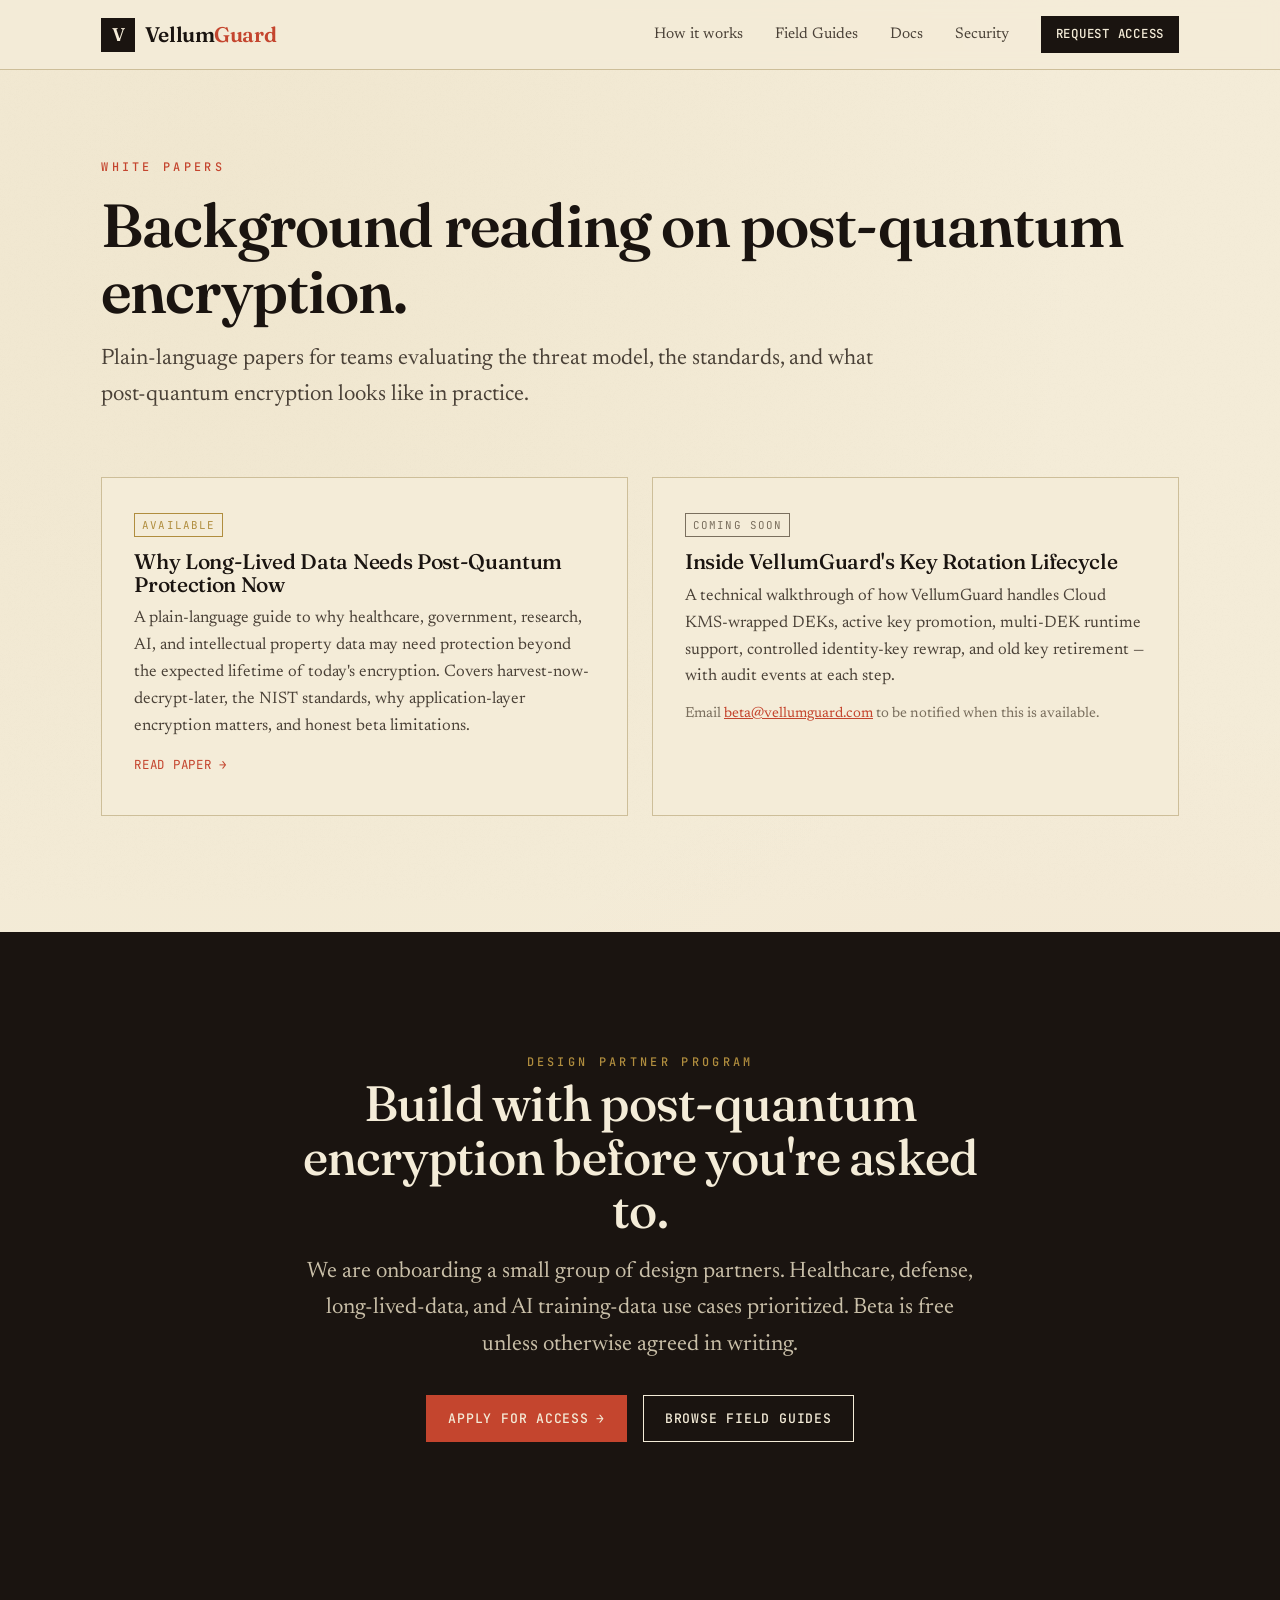
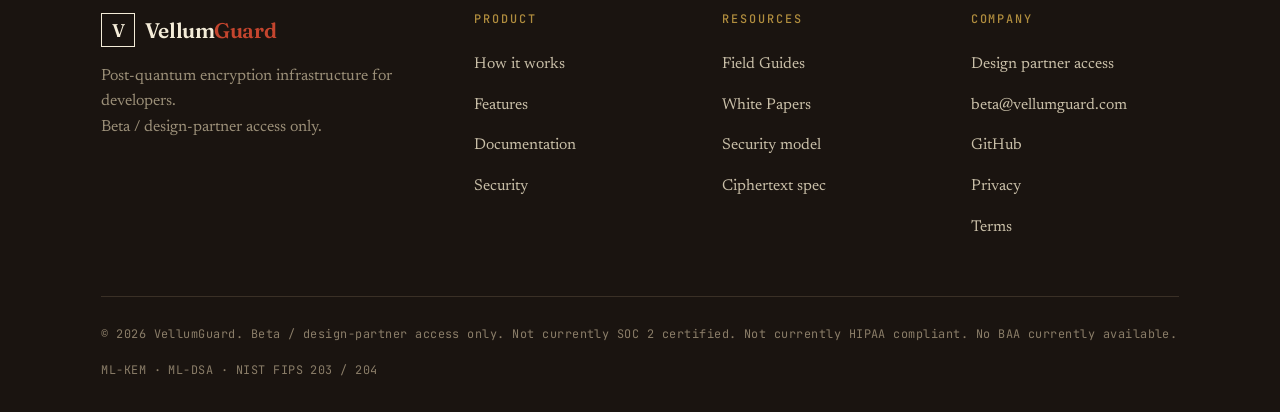
<file: white-papers.html>
<!DOCTYPE html>
<html lang="en">
<head>
<meta charset="UTF-8" />
<meta name="viewport" content="width=device-width, initial-scale=1" />
<title>White Papers — VellumGuard</title>
<meta name="description" content="Plain-language white papers on post-quantum cryptography, long-lived data protection, and VellumGuard's key rotation lifecycle. For teams evaluating post-quantum encryption infrastructure." />
<link rel="icon" href="assets/favicon.svg" type="image/svg+xml" />
<link rel="stylesheet" href="css/style.css?v=3" />
</head>
<body>

<nav class="nav">
  <div class="wrap nav-inner">
    <a href="/" class="brand" aria-label="VellumGuard home">
      <span class="brand-mark">V</span>
      <span class="brand-name">Vellum<span>Guard</span></span>
    </a>
    <button class="nav-toggle" aria-label="Menu"><span></span><span></span><span></span></button>
    <ul class="nav-links">
      <li><a href="/#how">How it works</a></li>
      <li><a href="/field-guides">Field Guides</a></li>
      <li><a href="/docs">Docs</a></li>
      <li><a href="/security">Security</a></li>
      <li><a href="/beta" class="nav-cta btn btn-solid" style="padding:.6em 1.1em;">Request access</a></li>
    </ul>
  </div>
</nav>

<section class="page-head">
  <div class="wrap">
    <span class="eyebrow reveal">White Papers</span>
    <h1 class="reveal" data-d="1">Background reading on post-quantum encryption.</h1>
    <p class="lead reveal" data-d="2">Plain-language papers for teams evaluating the threat model,
      the standards, and what post-quantum encryption looks like in practice.</p>
  </div>
</section>

<section class="band" style="padding-top:1rem;">
  <div class="wrap">
    <div class="feat-grid">

      <div class="feat reveal" data-d="1">
        <span class="badge badge-live">Available</span>
        <h3>Why Long-Lived Data Needs Post-Quantum Protection Now</h3>
        <p>A plain-language guide to why healthcare, government, research, AI, and intellectual
          property data may need protection beyond the expected lifetime of today's encryption.
          Covers harvest-now-decrypt-later, the NIST standards, why application-layer encryption
          matters, and honest beta limitations.</p>
        <a class="feat-link" href="/white-papers/long-lived-data-post-quantum-protection">Read paper →</a>
      </div>

      <div class="feat reveal" data-d="2">
        <span class="badge badge-soon">Coming soon</span>
        <h3>Inside VellumGuard's Key Rotation Lifecycle</h3>
        <p>A technical walkthrough of how VellumGuard handles Cloud KMS-wrapped DEKs, active
          key promotion, multi-DEK runtime support, controlled identity-key rewrap, and old key
          retirement — with audit events at each step.</p>
        <p style="margin-top:.7rem;font-size:.9rem;color:var(--ink-faint);">
          Email <a href="mailto:beta@vellumguard.com" style="color:var(--rubric);">beta@vellumguard.com</a>
          to be notified when this is available.
        </p>
      </div>

    </div>
  </div>
</section>

<section class="band band-ink">
  <div class="wrap">
    <div class="cta-box reveal">
      <span class="eyebrow">Design partner program</span>
      <h2 style="color:var(--paper);">Build with post-quantum encryption before you're asked to.</h2>
      <p class="lead" style="color:#C9BFA8;">We are onboarding a small group of design partners. Healthcare,
        defense, long-lived-data, and AI training-data use cases prioritized.
        Beta is free unless otherwise agreed in writing.</p>
      <div class="cta-actions">
        <a href="/beta" class="btn btn-solid" style="background:var(--rubric);border-color:var(--rubric);">Apply for access <span class="btn-arrow">→</span></a>
        <a href="/field-guides" class="btn btn-ghost" style="color:var(--paper);border-color:var(--paper);">Browse field guides</a>
      </div>
    </div>
  </div>
</section>

<footer class="foot">
  <div class="wrap">
    <div class="foot-grid">
      <div class="foot-brand">
        <a href="/" class="brand" style="color:var(--paper);">
          <span class="brand-mark" style="border-color:var(--paper);">V</span>
          <span class="brand-name" style="color:var(--paper);">Vellum<span style="color:var(--rubric);">Guard</span></span>
        </a>
        <p>Post-quantum encryption infrastructure for developers.<br />Beta / design-partner access only.</p>
      </div>
      <div>
        <h4>Product</h4>
        <ul>
          <li><a href="/#how">How it works</a></li>
          <li><a href="/#features">Features</a></li>
          <li><a href="/docs">Documentation</a></li>
          <li><a href="/security">Security</a></li>
        </ul>
      </div>
      <div>
        <h4>Resources</h4>
        <ul>
          <li><a href="/field-guides">Field Guides</a></li>
          <li><a href="/white-papers">White Papers</a></li>
          <li><a href="/security">Security model</a></li>
          <li><a href="/docs#format">Ciphertext spec</a></li>
        </ul>
      </div>
      <div>
        <h4>Company</h4>
        <ul>
          <li><a href="/beta">Design partner access</a></li>
          <li><a href="mailto:beta@vellumguard.com">beta@vellumguard.com</a></li>
          <li><a href="https://github.com/vellumguard">GitHub</a></li>
          <li><a href="/privacy">Privacy</a></li>
          <li><a href="/terms">Terms</a></li>
        </ul>
      </div>
    </div>
    <div class="foot-bot">
      <span>© <span id="year">2026</span> VellumGuard. Beta / design-partner access only. Not currently SOC 2 certified. Not currently HIPAA compliant. No BAA currently available.</span>
      <span>ML-KEM · ML-DSA · NIST FIPS 203 / 204</span>
    </div>
  </div>
</footer>

<script src="js/main.js?v=3"></script>
</body>
</html>
</file>
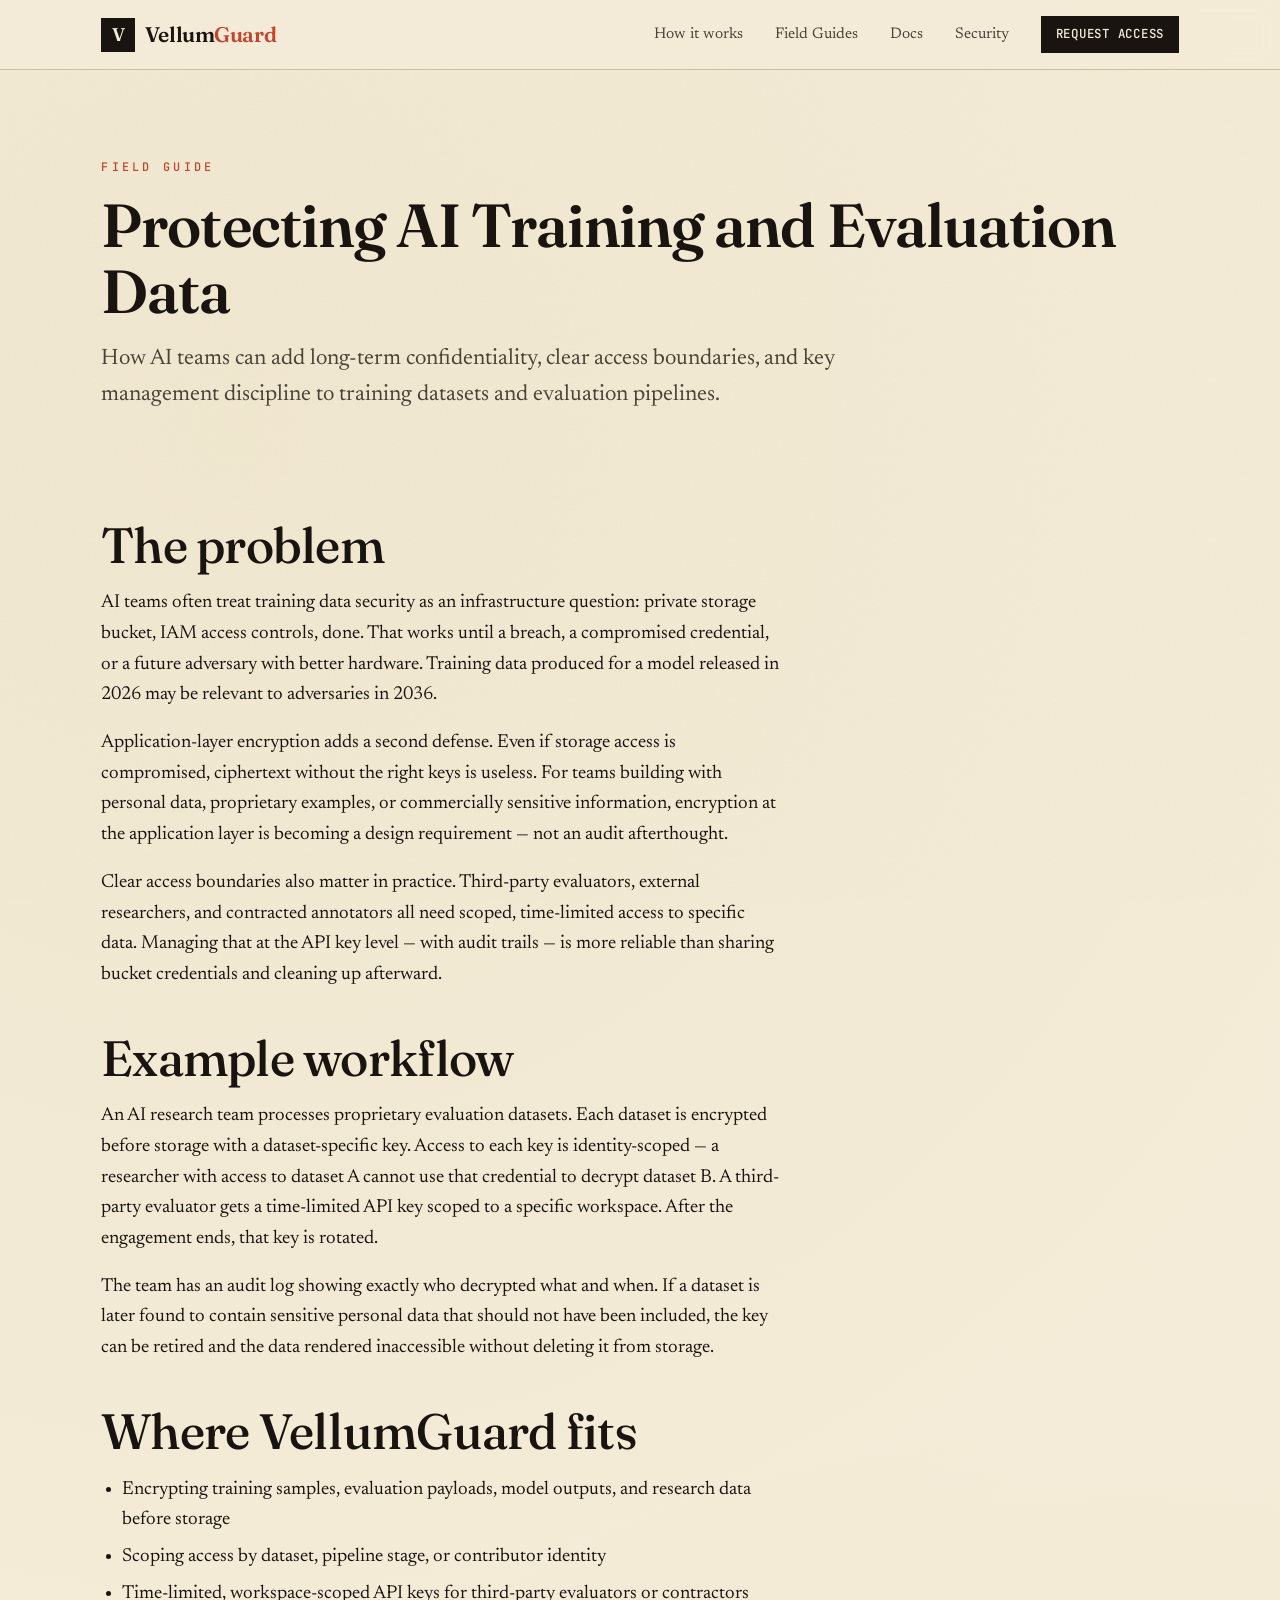
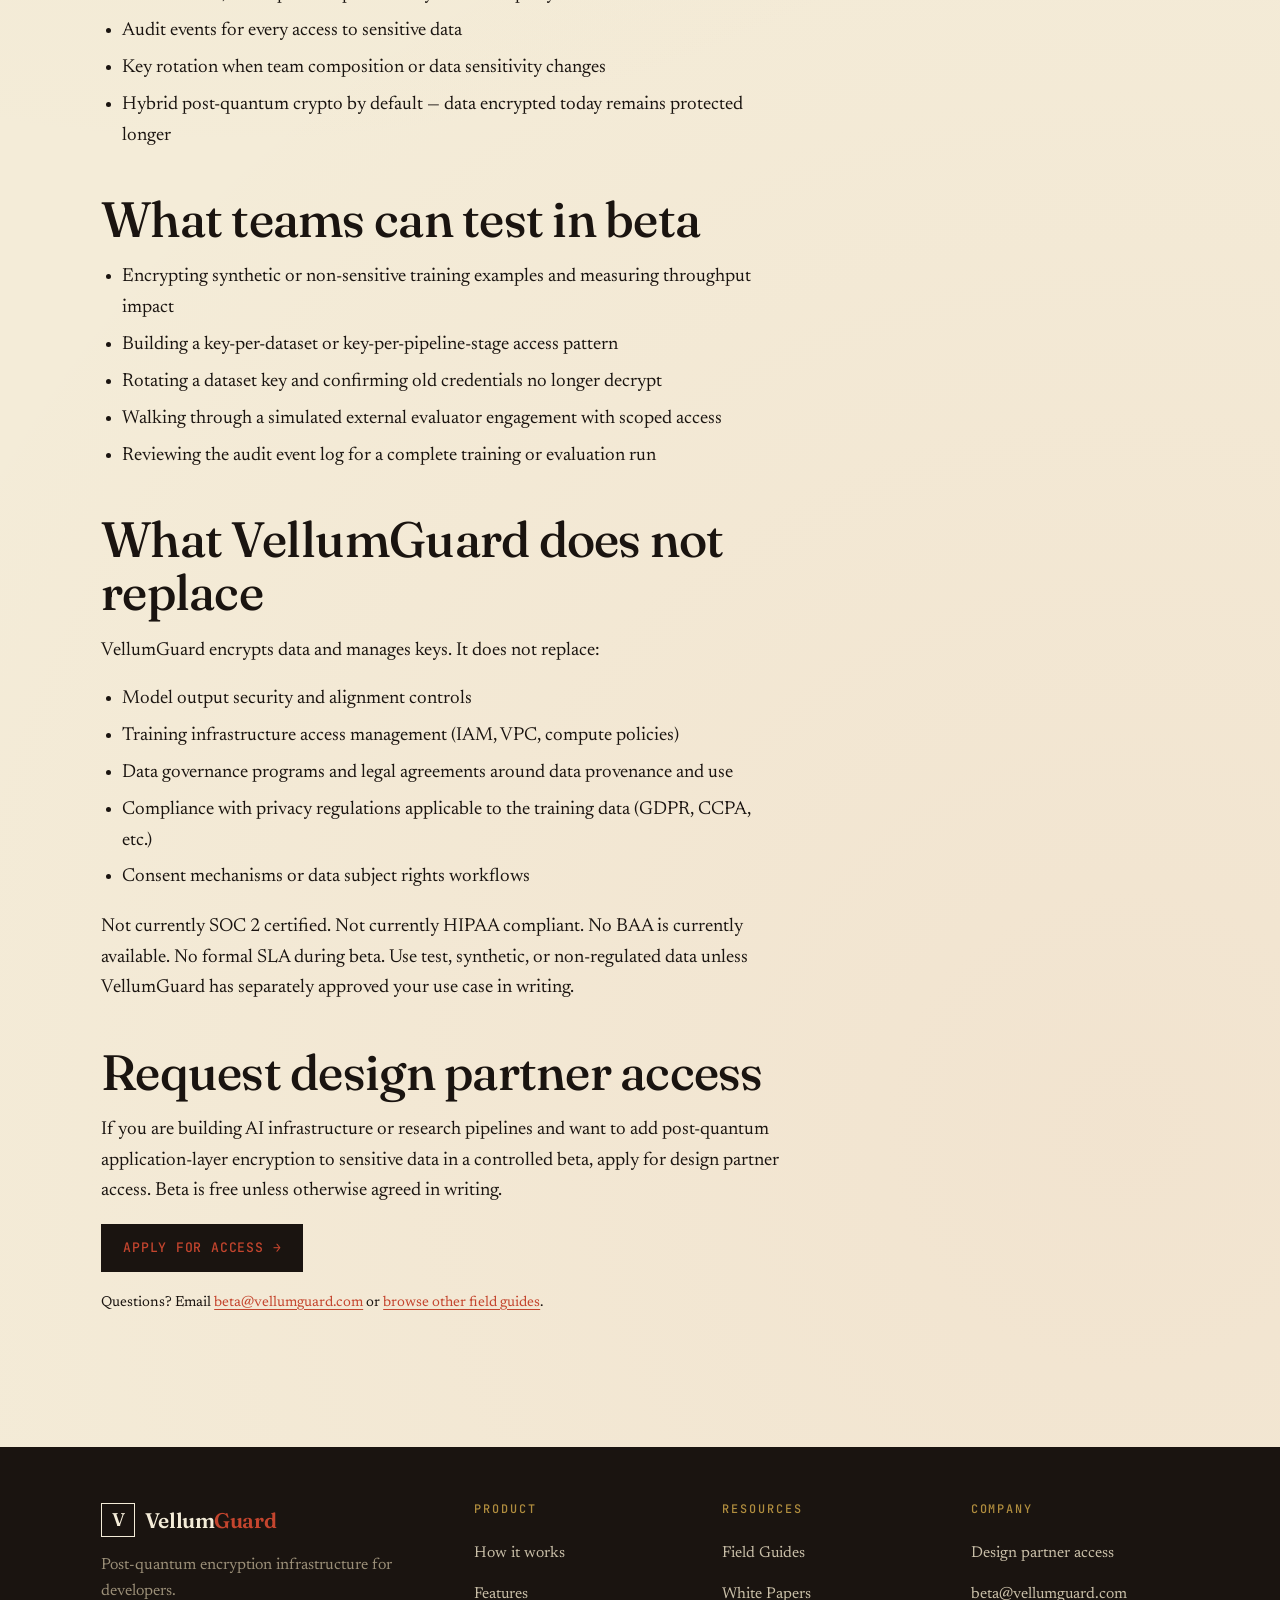
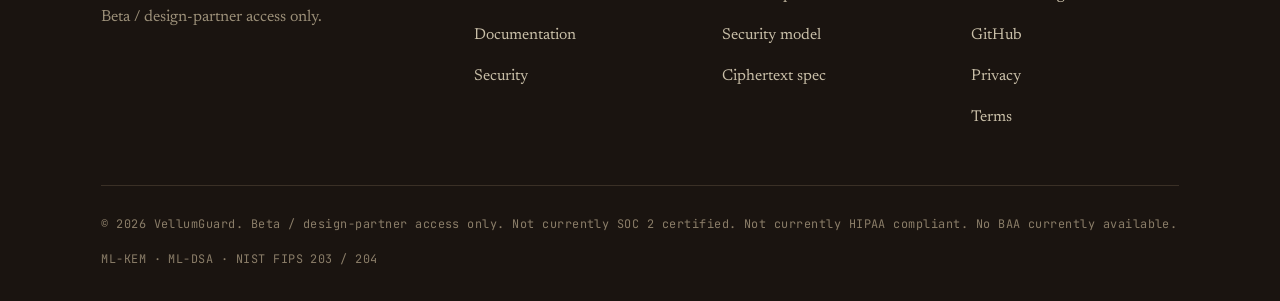
<file: field-guides/ai-training-data.html>
<!DOCTYPE html>
<html lang="en">
<head>
<meta charset="UTF-8" />
<meta name="viewport" content="width=device-width, initial-scale=1" />
<title>AI Training and Evaluation Data — Field Guide — VellumGuard</title>
<meta name="description" content="How AI teams can add long-term confidentiality, access scoping, and key management discipline to training datasets, evaluation pipelines, and research data." />
<link rel="icon" href="/assets/favicon.svg" type="image/svg+xml" />
<link rel="stylesheet" href="/css/style.css?v=3" />
</head>
<body>

<nav class="nav">
  <div class="wrap nav-inner">
    <a href="/" class="brand" aria-label="VellumGuard home">
      <span class="brand-mark">V</span>
      <span class="brand-name">Vellum<span>Guard</span></span>
    </a>
    <button class="nav-toggle" aria-label="Menu"><span></span><span></span><span></span></button>
    <ul class="nav-links">
      <li><a href="/#how">How it works</a></li>
      <li><a href="/field-guides">Field Guides</a></li>
      <li><a href="/docs">Docs</a></li>
      <li><a href="/security">Security</a></li>
      <li><a href="/beta" class="nav-cta btn btn-solid" style="padding:.6em 1.1em;">Request access</a></li>
    </ul>
  </div>
</nav>

<section class="page-head">
  <div class="wrap">
    <span class="eyebrow reveal">Field Guide</span>
    <h1 class="reveal" data-d="1">Protecting AI Training and Evaluation Data</h1>
    <p class="lead reveal" data-d="2">How AI teams can add long-term confidentiality, clear access
      boundaries, and key management discipline to training datasets and evaluation pipelines.</p>
  </div>
</section>

<section class="band" style="padding-top:1rem;">
  <div class="wrap">
    <div class="prose reveal">

      <h2>The problem</h2>

      <p>AI teams often treat training data security as an infrastructure question: private storage
        bucket, IAM access controls, done. That works until a breach, a compromised credential,
        or a future adversary with better hardware. Training data produced for a model released
        in 2026 may be relevant to adversaries in 2036.</p>

      <p>Application-layer encryption adds a second defense. Even if storage access is compromised,
        ciphertext without the right keys is useless. For teams building with personal data,
        proprietary examples, or commercially sensitive information, encryption at the application
        layer is becoming a design requirement — not an audit afterthought.</p>

      <p>Clear access boundaries also matter in practice. Third-party evaluators, external
        researchers, and contracted annotators all need scoped, time-limited access to specific
        data. Managing that at the API key level — with audit trails — is more reliable than
        sharing bucket credentials and cleaning up afterward.</p>

      <h2>Example workflow</h2>

      <p>An AI research team processes proprietary evaluation datasets. Each dataset is encrypted
        before storage with a dataset-specific key. Access to each key is identity-scoped — a
        researcher with access to dataset A cannot use that credential to decrypt dataset B.
        A third-party evaluator gets a time-limited API key scoped to a specific workspace.
        After the engagement ends, that key is rotated.</p>

      <p>The team has an audit log showing exactly who decrypted what and when. If a dataset is
        later found to contain sensitive personal data that should not have been included, the
        key can be retired and the data rendered inaccessible without deleting it from storage.</p>

      <h2>Where VellumGuard fits</h2>
      <ul>
        <li>Encrypting training samples, evaluation payloads, model outputs, and research data before storage</li>
        <li>Scoping access by dataset, pipeline stage, or contributor identity</li>
        <li>Time-limited, workspace-scoped API keys for third-party evaluators or contractors</li>
        <li>Audit events for every access to sensitive data</li>
        <li>Key rotation when team composition or data sensitivity changes</li>
        <li>Hybrid post-quantum crypto by default — data encrypted today remains protected longer</li>
      </ul>

      <h2>What teams can test in beta</h2>
      <ul>
        <li>Encrypting synthetic or non-sensitive training examples and measuring throughput impact</li>
        <li>Building a key-per-dataset or key-per-pipeline-stage access pattern</li>
        <li>Rotating a dataset key and confirming old credentials no longer decrypt</li>
        <li>Walking through a simulated external evaluator engagement with scoped access</li>
        <li>Reviewing the audit event log for a complete training or evaluation run</li>
      </ul>

      <h2>What VellumGuard does not replace</h2>

      <p>VellumGuard encrypts data and manages keys. It does not replace:</p>
      <ul>
        <li>Model output security and alignment controls</li>
        <li>Training infrastructure access management (IAM, VPC, compute policies)</li>
        <li>Data governance programs and legal agreements around data provenance and use</li>
        <li>Compliance with privacy regulations applicable to the training data (GDPR, CCPA, etc.)</li>
        <li>Consent mechanisms or data subject rights workflows</li>
      </ul>

      <p>Not currently SOC 2 certified. Not currently HIPAA compliant. No BAA is currently
        available. No formal SLA during beta. Use test, synthetic, or non-regulated data
        unless VellumGuard has separately approved your use case in writing.</p>

      <h2>Request design partner access</h2>

      <p>If you are building AI infrastructure or research pipelines and want to add post-quantum
        application-layer encryption to sensitive data in a controlled beta, apply for
        design partner access. Beta is free unless otherwise agreed in writing.</p>

      <p>
        <a href="/beta" class="btn btn-solid" style="text-decoration:none;">Apply for access →</a>
      </p>

      <p style="margin-top:1.2rem;font-size:.9rem;">
        Questions? Email <a href="mailto:beta@vellumguard.com">beta@vellumguard.com</a> or
        <a href="/field-guides">browse other field guides</a>.
      </p>

    </div>
  </div>
</section>

<footer class="foot">
  <div class="wrap">
    <div class="foot-grid">
      <div class="foot-brand">
        <a href="/" class="brand" style="color:var(--paper);">
          <span class="brand-mark" style="border-color:var(--paper);">V</span>
          <span class="brand-name" style="color:var(--paper);">Vellum<span style="color:var(--rubric);">Guard</span></span>
        </a>
        <p>Post-quantum encryption infrastructure for developers.<br />Beta / design-partner access only.</p>
      </div>
      <div>
        <h4>Product</h4>
        <ul>
          <li><a href="/#how">How it works</a></li>
          <li><a href="/#features">Features</a></li>
          <li><a href="/docs">Documentation</a></li>
          <li><a href="/security">Security</a></li>
        </ul>
      </div>
      <div>
        <h4>Resources</h4>
        <ul>
          <li><a href="/field-guides">Field Guides</a></li>
          <li><a href="/white-papers">White Papers</a></li>
          <li><a href="/security">Security model</a></li>
          <li><a href="/docs#format">Ciphertext spec</a></li>
        </ul>
      </div>
      <div>
        <h4>Company</h4>
        <ul>
          <li><a href="/beta">Design partner access</a></li>
          <li><a href="mailto:beta@vellumguard.com">beta@vellumguard.com</a></li>
          <li><a href="https://github.com/vellumguard">GitHub</a></li>
          <li><a href="/privacy">Privacy</a></li>
          <li><a href="/terms">Terms</a></li>
        </ul>
      </div>
    </div>
    <div class="foot-bot">
      <span>© <span id="year">2026</span> VellumGuard. Beta / design-partner access only. Not currently SOC 2 certified. Not currently HIPAA compliant. No BAA currently available.</span>
      <span>ML-KEM · ML-DSA · NIST FIPS 203 / 204</span>
    </div>
  </div>
</footer>

<script src="/js/main.js?v=3"></script>
</body>
</html>
</file>
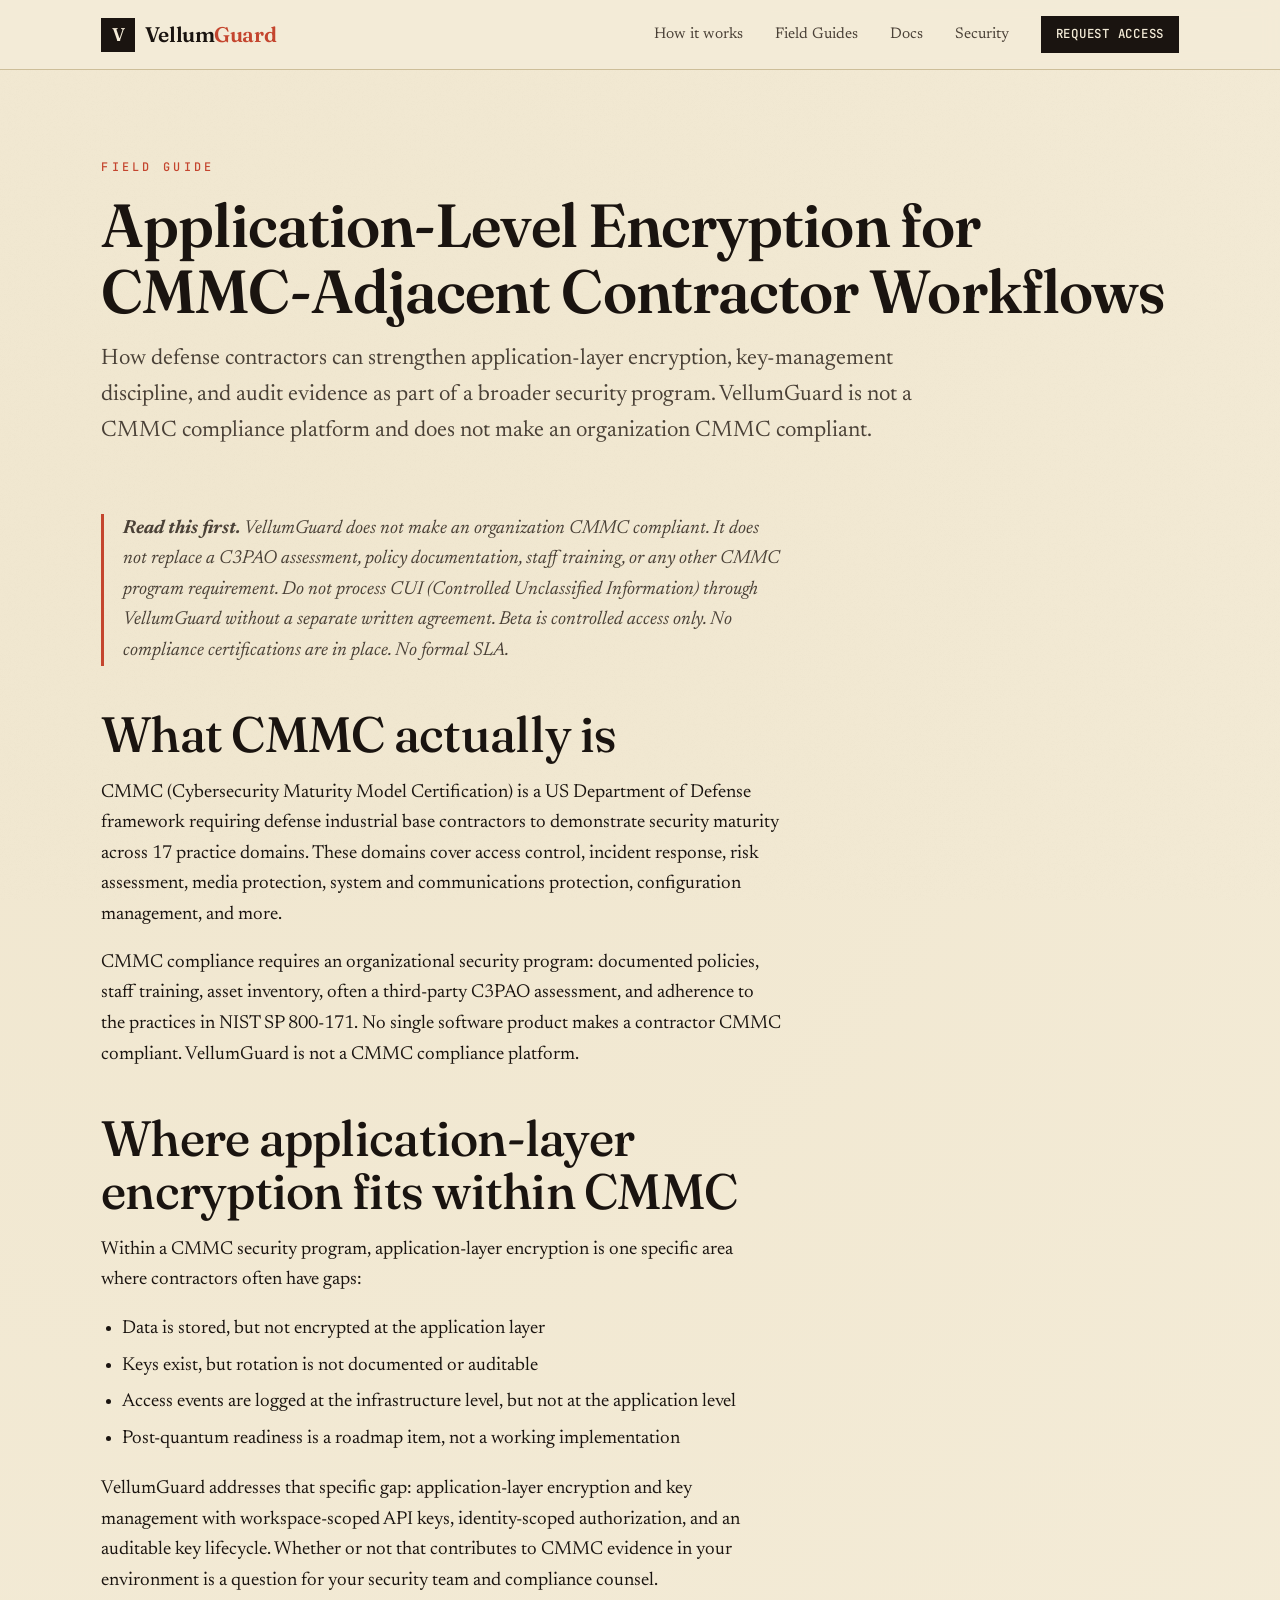
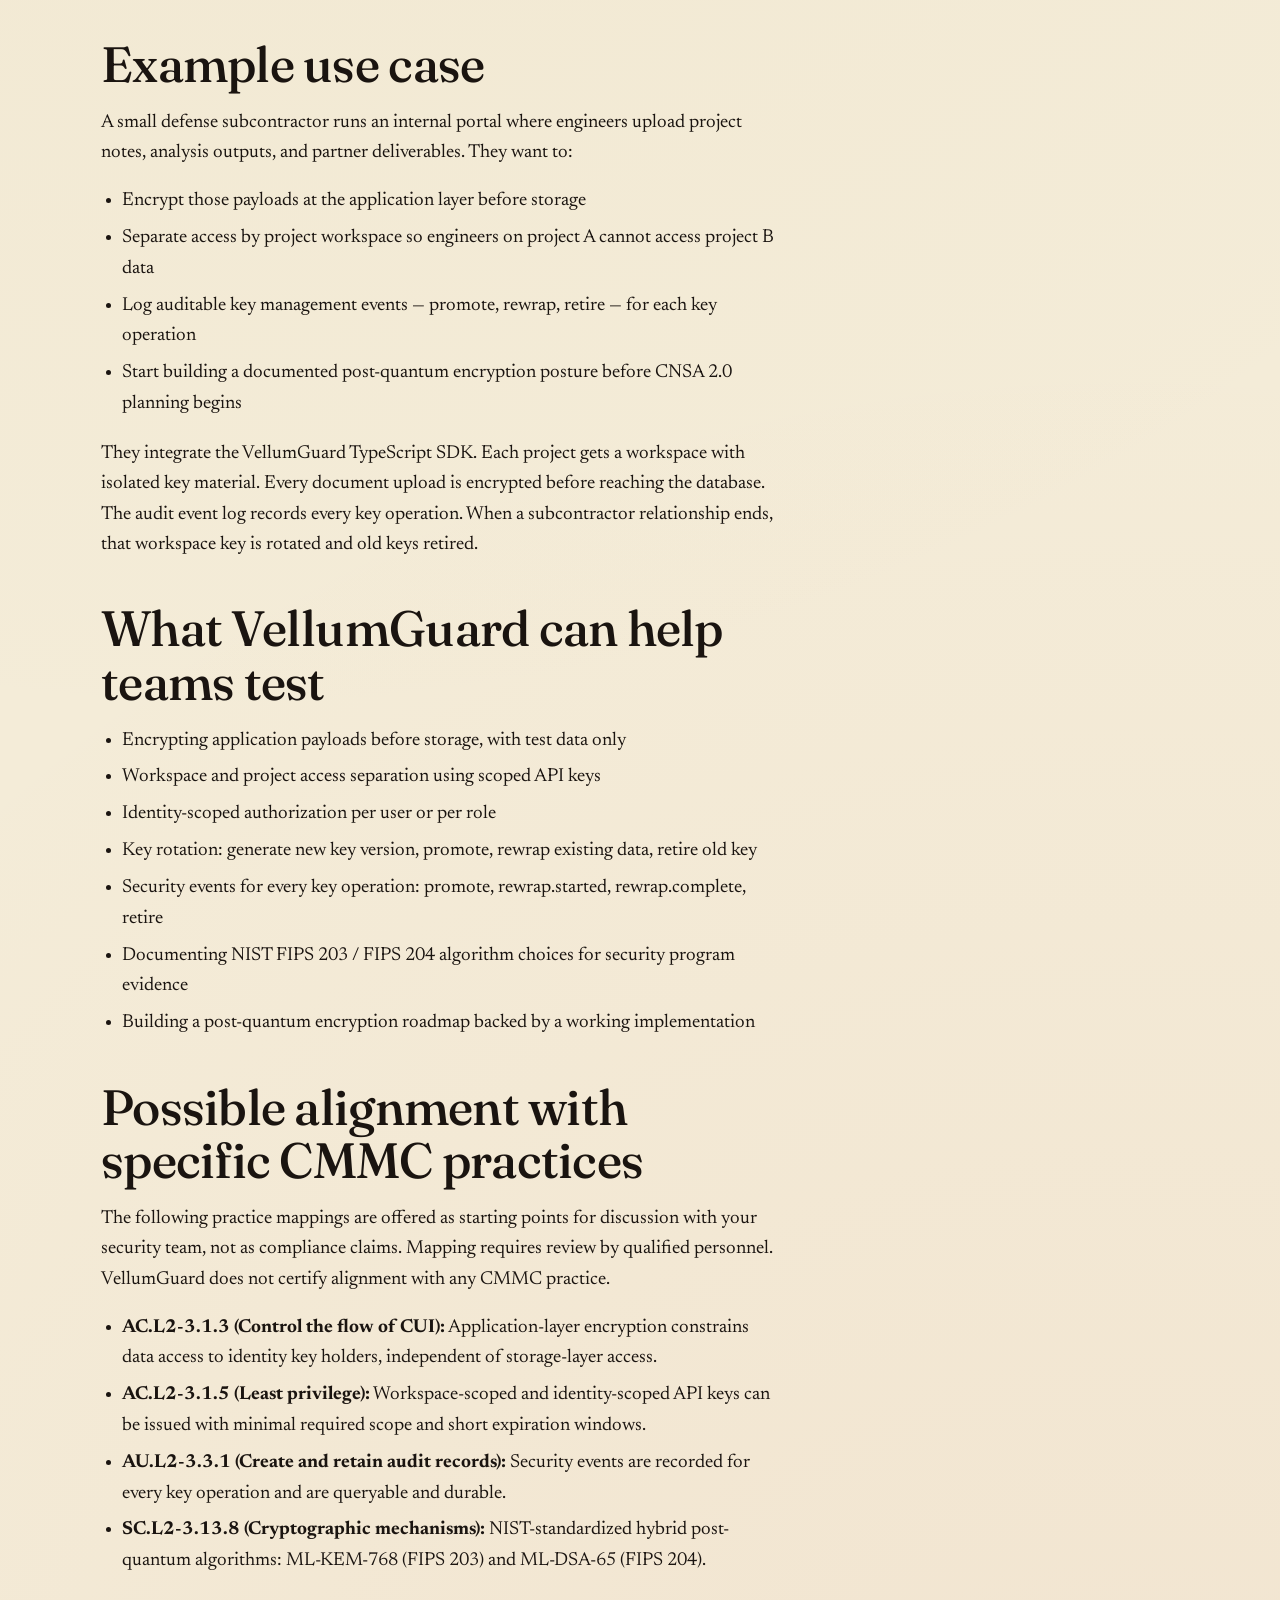
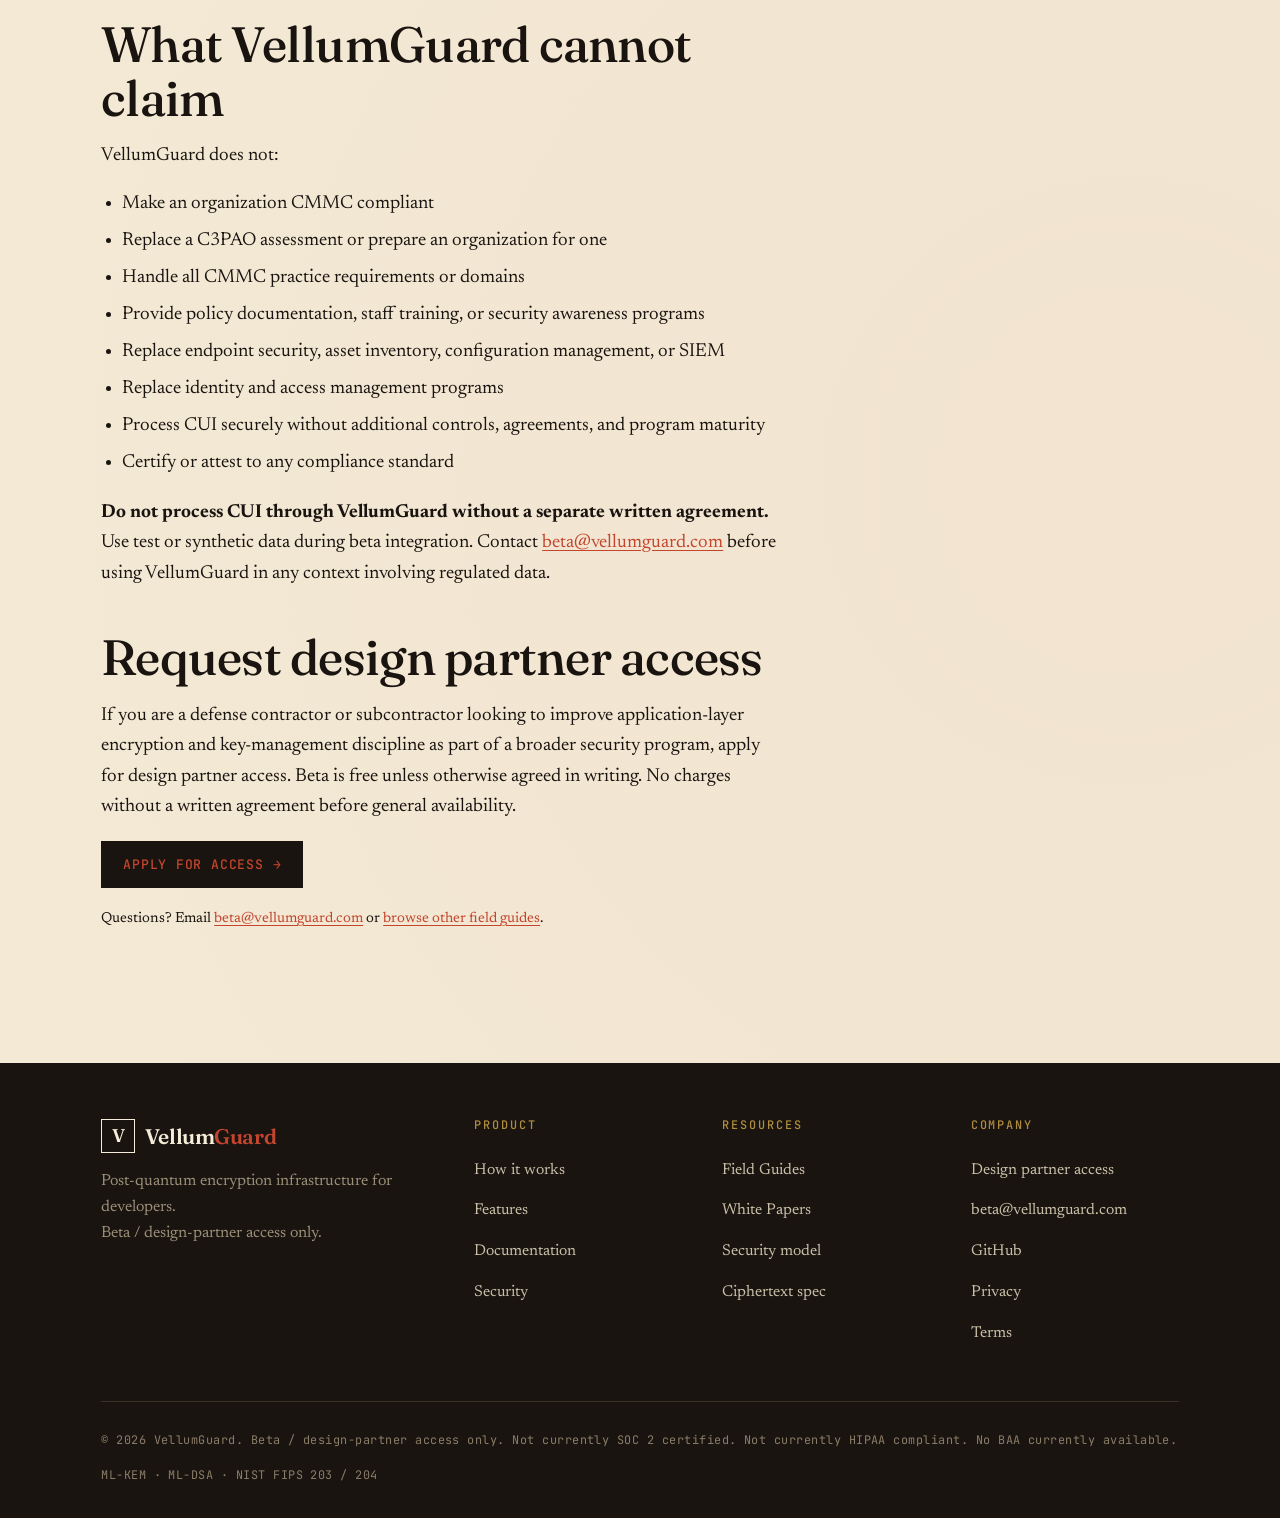
<file: field-guides/cmmc-contractor-workflows.html>
<!DOCTYPE html>
<html lang="en">
<head>
<meta charset="UTF-8" />
<meta name="viewport" content="width=device-width, initial-scale=1" />
<title>CMMC-Adjacent Contractor Workflows — Field Guide — VellumGuard</title>
<meta name="description" content="How defense contractors can use VellumGuard to strengthen application-layer encryption, key-management discipline, and audit evidence as part of a broader CMMC security program. VellumGuard is not a CMMC compliance platform." />
<link rel="icon" href="/assets/favicon.svg" type="image/svg+xml" />
<link rel="stylesheet" href="/css/style.css?v=3" />
</head>
<body>

<nav class="nav">
  <div class="wrap nav-inner">
    <a href="/" class="brand" aria-label="VellumGuard home">
      <span class="brand-mark">V</span>
      <span class="brand-name">Vellum<span>Guard</span></span>
    </a>
    <button class="nav-toggle" aria-label="Menu"><span></span><span></span><span></span></button>
    <ul class="nav-links">
      <li><a href="/#how">How it works</a></li>
      <li><a href="/field-guides">Field Guides</a></li>
      <li><a href="/docs">Docs</a></li>
      <li><a href="/security">Security</a></li>
      <li><a href="/beta" class="nav-cta btn btn-solid" style="padding:.6em 1.1em;">Request access</a></li>
    </ul>
  </div>
</nav>

<section class="page-head">
  <div class="wrap">
    <span class="eyebrow reveal">Field Guide</span>
    <h1 class="reveal" data-d="1">Application-Level Encryption for CMMC-Adjacent Contractor Workflows</h1>
    <p class="lead reveal" data-d="2">How defense contractors can strengthen application-layer encryption,
      key-management discipline, and audit evidence as part of a broader security program.
      VellumGuard is not a CMMC compliance platform and does not make an organization CMMC compliant.</p>
  </div>
</section>

<section class="band" style="padding-top:1rem;">
  <div class="wrap">
    <div class="prose reveal">

      <blockquote>
        <strong>Read this first.</strong> VellumGuard does not make an organization CMMC compliant.
        It does not replace a C3PAO assessment, policy documentation, staff training, or any
        other CMMC program requirement. Do not process CUI (Controlled Unclassified Information)
        through VellumGuard without a separate written agreement. Beta is controlled access only.
        No compliance certifications are in place. No formal SLA.
      </blockquote>

      <h2>What CMMC actually is</h2>

      <p>CMMC (Cybersecurity Maturity Model Certification) is a US Department of Defense framework
        requiring defense industrial base contractors to demonstrate security maturity across 17
        practice domains. These domains cover access control, incident response, risk assessment,
        media protection, system and communications protection, configuration management,
        and more.</p>

      <p>CMMC compliance requires an organizational security program: documented policies,
        staff training, asset inventory, often a third-party C3PAO assessment, and adherence
        to the practices in NIST SP 800-171. No single software product makes a contractor
        CMMC compliant. VellumGuard is not a CMMC compliance platform.</p>

      <h2>Where application-layer encryption fits within CMMC</h2>

      <p>Within a CMMC security program, application-layer encryption is one specific area
        where contractors often have gaps:</p>
      <ul>
        <li>Data is stored, but not encrypted at the application layer</li>
        <li>Keys exist, but rotation is not documented or auditable</li>
        <li>Access events are logged at the infrastructure level, but not at the application level</li>
        <li>Post-quantum readiness is a roadmap item, not a working implementation</li>
      </ul>

      <p>VellumGuard addresses that specific gap: application-layer encryption and key management
        with workspace-scoped API keys, identity-scoped authorization, and an auditable key
        lifecycle. Whether or not that contributes to CMMC evidence in your environment is a
        question for your security team and compliance counsel.</p>

      <h2>Example use case</h2>

      <p>A small defense subcontractor runs an internal portal where engineers upload project
        notes, analysis outputs, and partner deliverables. They want to:</p>
      <ul>
        <li>Encrypt those payloads at the application layer before storage</li>
        <li>Separate access by project workspace so engineers on project A cannot access project B data</li>
        <li>Log auditable key management events — promote, rewrap, retire — for each key operation</li>
        <li>Start building a documented post-quantum encryption posture before CNSA 2.0 planning begins</li>
      </ul>

      <p>They integrate the VellumGuard TypeScript SDK. Each project gets a workspace with
        isolated key material. Every document upload is encrypted before reaching the database.
        The audit event log records every key operation. When a subcontractor relationship ends,
        that workspace key is rotated and old keys retired.</p>

      <h2>What VellumGuard can help teams test</h2>
      <ul>
        <li>Encrypting application payloads before storage, with test data only</li>
        <li>Workspace and project access separation using scoped API keys</li>
        <li>Identity-scoped authorization per user or per role</li>
        <li>Key rotation: generate new key version, promote, rewrap existing data, retire old key</li>
        <li>Security events for every key operation: promote, rewrap.started, rewrap.complete, retire</li>
        <li>Documenting NIST FIPS 203 / FIPS 204 algorithm choices for security program evidence</li>
        <li>Building a post-quantum encryption roadmap backed by a working implementation</li>
      </ul>

      <h2>Possible alignment with specific CMMC practices</h2>

      <p>The following practice mappings are offered as starting points for discussion with your
        security team, not as compliance claims. Mapping requires review by qualified personnel.
        VellumGuard does not certify alignment with any CMMC practice.</p>

      <ul>
        <li><strong>AC.L2-3.1.3 (Control the flow of CUI):</strong> Application-layer encryption
          constrains data access to identity key holders, independent of storage-layer access.</li>
        <li><strong>AC.L2-3.1.5 (Least privilege):</strong> Workspace-scoped and identity-scoped
          API keys can be issued with minimal required scope and short expiration windows.</li>
        <li><strong>AU.L2-3.3.1 (Create and retain audit records):</strong> Security events are
          recorded for every key operation and are queryable and durable.</li>
        <li><strong>SC.L2-3.13.8 (Cryptographic mechanisms):</strong> NIST-standardized hybrid
          post-quantum algorithms: ML-KEM-768 (FIPS 203) and ML-DSA-65 (FIPS 204).</li>
      </ul>

      <h2>What VellumGuard cannot claim</h2>

      <p>VellumGuard does not:</p>
      <ul>
        <li>Make an organization CMMC compliant</li>
        <li>Replace a C3PAO assessment or prepare an organization for one</li>
        <li>Handle all CMMC practice requirements or domains</li>
        <li>Provide policy documentation, staff training, or security awareness programs</li>
        <li>Replace endpoint security, asset inventory, configuration management, or SIEM</li>
        <li>Replace identity and access management programs</li>
        <li>Process CUI securely without additional controls, agreements, and program maturity</li>
        <li>Certify or attest to any compliance standard</li>
      </ul>

      <p><strong>Do not process CUI through VellumGuard without a separate written agreement.</strong>
        Use test or synthetic data during beta integration. Contact
        <a href="mailto:beta@vellumguard.com">beta@vellumguard.com</a> before using VellumGuard
        in any context involving regulated data.</p>

      <h2>Request design partner access</h2>

      <p>If you are a defense contractor or subcontractor looking to improve application-layer
        encryption and key-management discipline as part of a broader security program, apply
        for design partner access. Beta is free unless otherwise agreed in writing. No charges
        without a written agreement before general availability.</p>

      <p>
        <a href="/beta" class="btn btn-solid" style="text-decoration:none;">Apply for access →</a>
      </p>

      <p style="margin-top:1.2rem;font-size:.9rem;">
        Questions? Email <a href="mailto:beta@vellumguard.com">beta@vellumguard.com</a> or
        <a href="/field-guides">browse other field guides</a>.
      </p>

    </div>
  </div>
</section>

<footer class="foot">
  <div class="wrap">
    <div class="foot-grid">
      <div class="foot-brand">
        <a href="/" class="brand" style="color:var(--paper);">
          <span class="brand-mark" style="border-color:var(--paper);">V</span>
          <span class="brand-name" style="color:var(--paper);">Vellum<span style="color:var(--rubric);">Guard</span></span>
        </a>
        <p>Post-quantum encryption infrastructure for developers.<br />Beta / design-partner access only.</p>
      </div>
      <div>
        <h4>Product</h4>
        <ul>
          <li><a href="/#how">How it works</a></li>
          <li><a href="/#features">Features</a></li>
          <li><a href="/docs">Documentation</a></li>
          <li><a href="/security">Security</a></li>
        </ul>
      </div>
      <div>
        <h4>Resources</h4>
        <ul>
          <li><a href="/field-guides">Field Guides</a></li>
          <li><a href="/white-papers">White Papers</a></li>
          <li><a href="/security">Security model</a></li>
          <li><a href="/docs#format">Ciphertext spec</a></li>
        </ul>
      </div>
      <div>
        <h4>Company</h4>
        <ul>
          <li><a href="/beta">Design partner access</a></li>
          <li><a href="mailto:beta@vellumguard.com">beta@vellumguard.com</a></li>
          <li><a href="https://github.com/vellumguard">GitHub</a></li>
          <li><a href="/privacy">Privacy</a></li>
          <li><a href="/terms">Terms</a></li>
        </ul>
      </div>
    </div>
    <div class="foot-bot">
      <span>© <span id="year">2026</span> VellumGuard. Beta / design-partner access only. Not currently SOC 2 certified. Not currently HIPAA compliant. No BAA currently available.</span>
      <span>ML-KEM · ML-DSA · NIST FIPS 203 / 204</span>
    </div>
  </div>
</footer>

<script src="/js/main.js?v=3"></script>
</body>
</html>
</file>
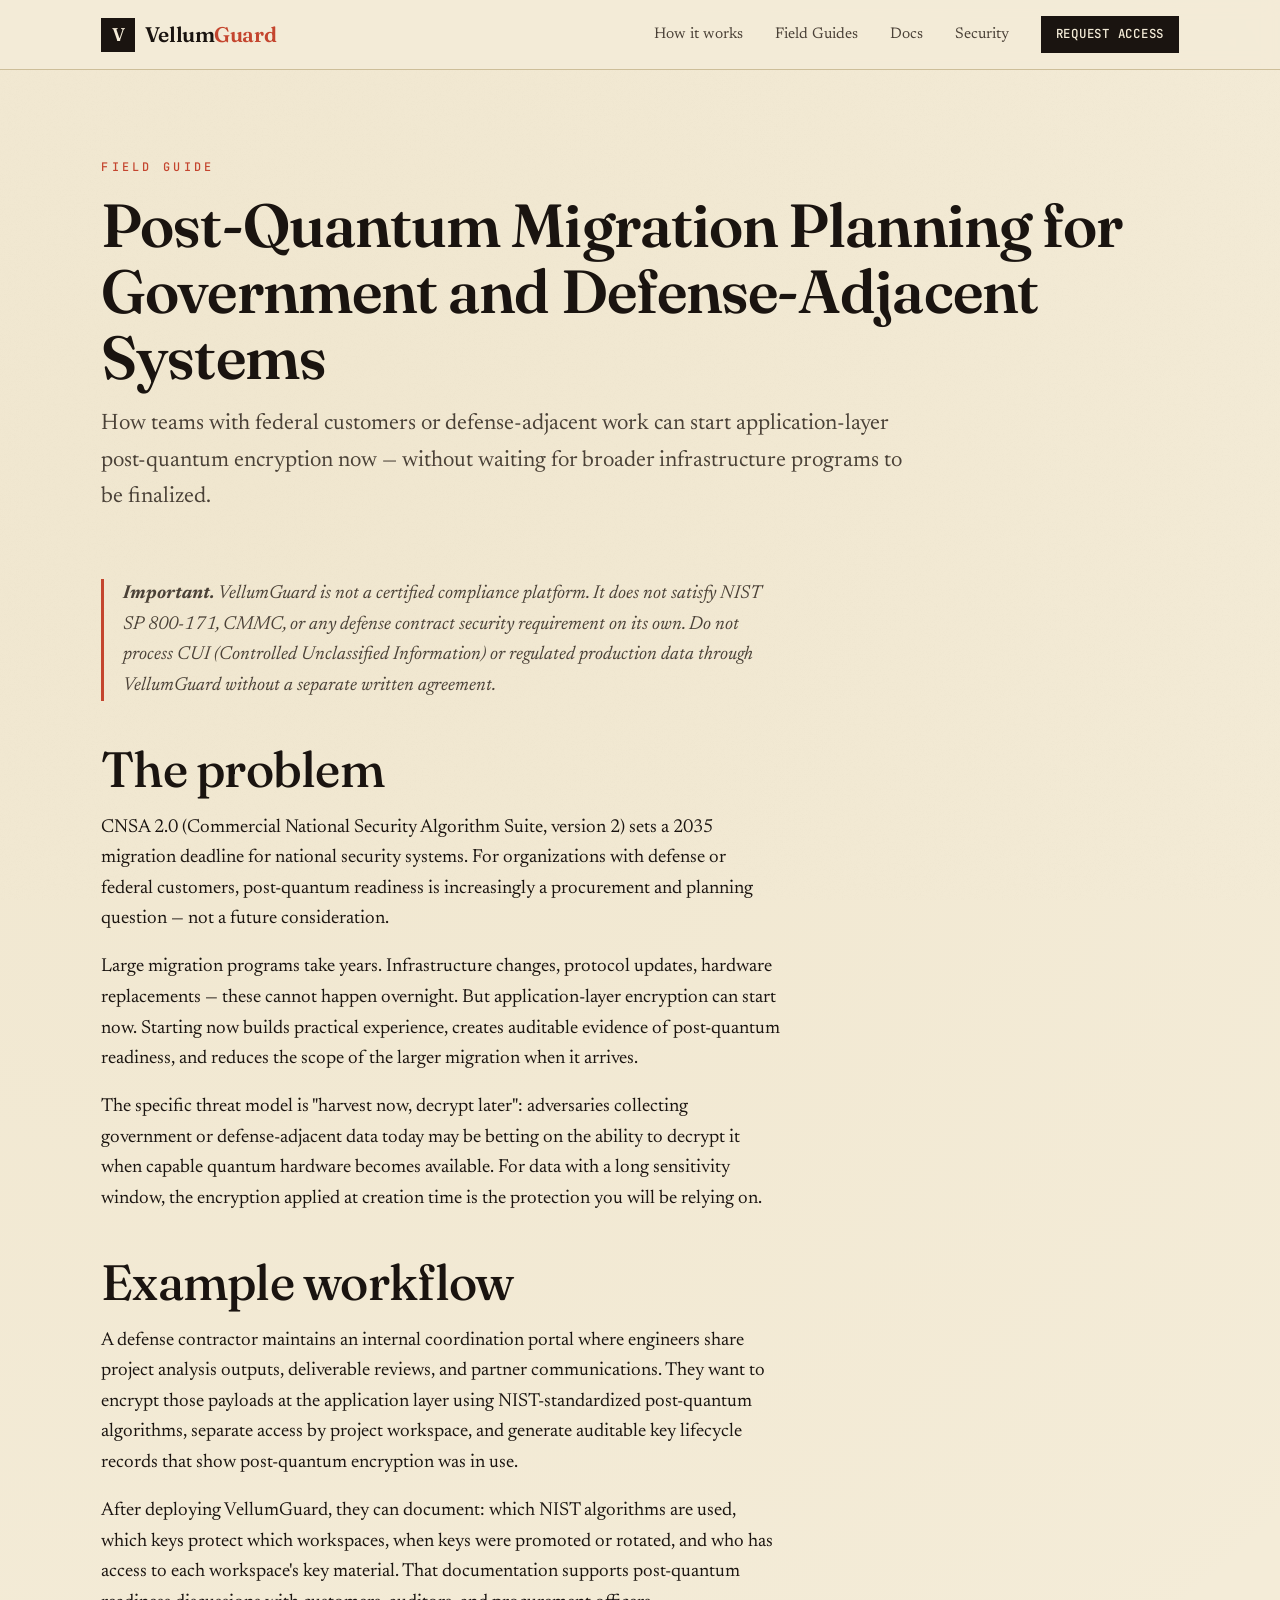
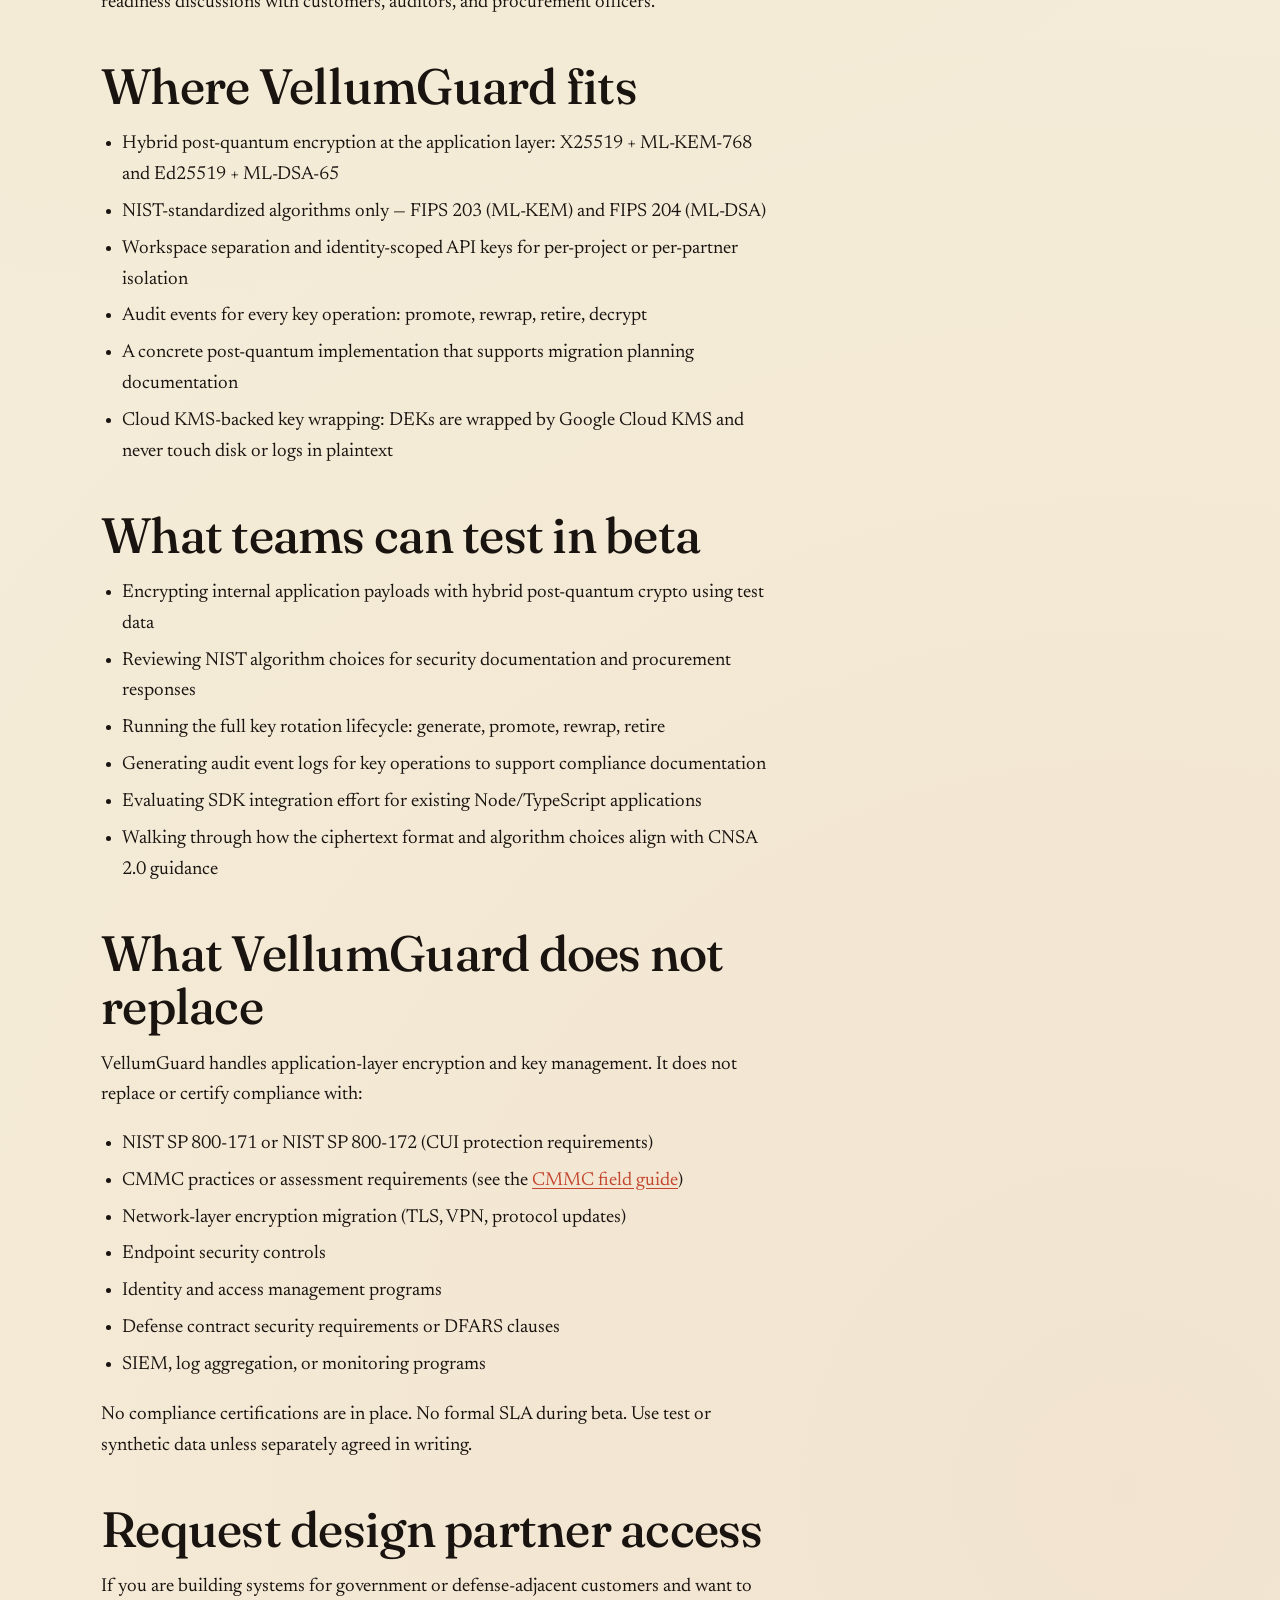
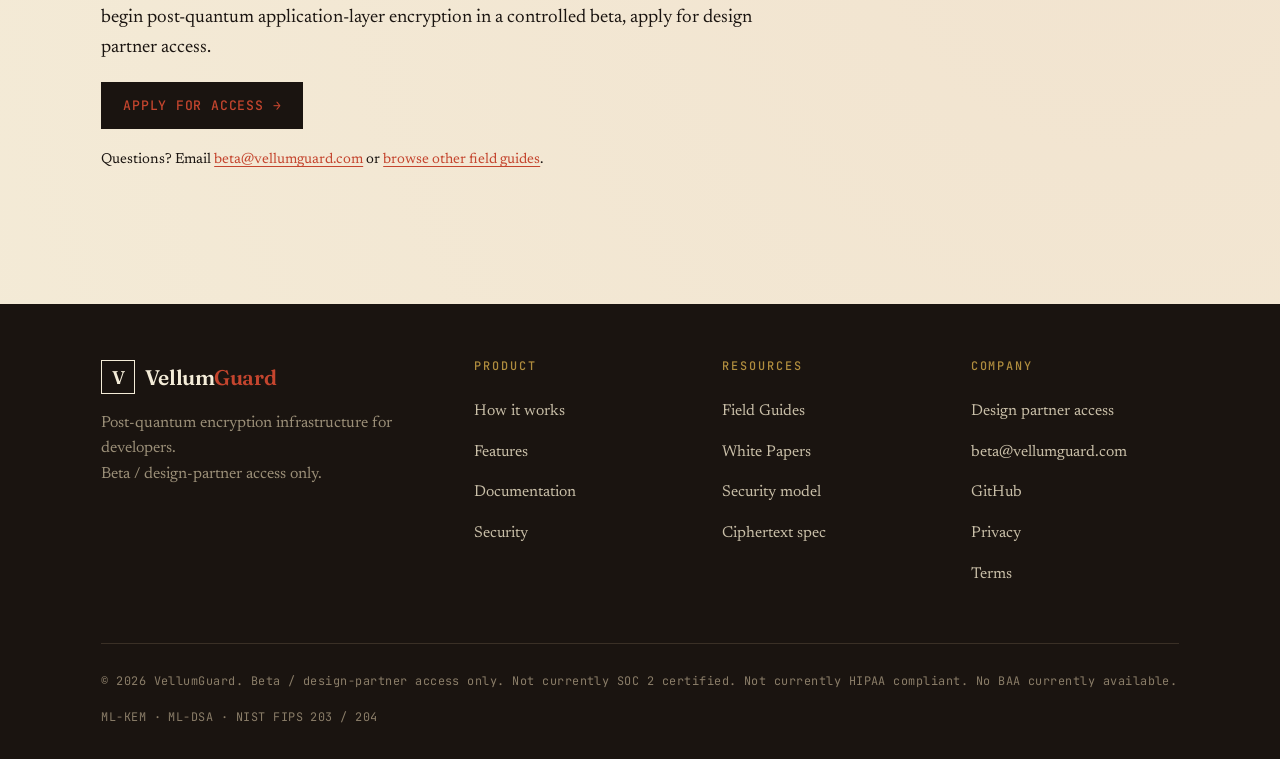
<file: field-guides/government-defense-data.html>
<!DOCTYPE html>
<html lang="en">
<head>
<meta charset="UTF-8" />
<meta name="viewport" content="width=device-width, initial-scale=1" />
<title>Government &amp; Defense-Adjacent Systems — Field Guide — VellumGuard</title>
<meta name="description" content="How teams with federal customers or defense-adjacent work can start application-layer post-quantum migration now, before broader infrastructure programs are finalized. Includes CNSA 2.0 context." />
<link rel="icon" href="/assets/favicon.svg" type="image/svg+xml" />
<link rel="stylesheet" href="/css/style.css?v=3" />
</head>
<body>

<nav class="nav">
  <div class="wrap nav-inner">
    <a href="/" class="brand" aria-label="VellumGuard home">
      <span class="brand-mark">V</span>
      <span class="brand-name">Vellum<span>Guard</span></span>
    </a>
    <button class="nav-toggle" aria-label="Menu"><span></span><span></span><span></span></button>
    <ul class="nav-links">
      <li><a href="/#how">How it works</a></li>
      <li><a href="/field-guides">Field Guides</a></li>
      <li><a href="/docs">Docs</a></li>
      <li><a href="/security">Security</a></li>
      <li><a href="/beta" class="nav-cta btn btn-solid" style="padding:.6em 1.1em;">Request access</a></li>
    </ul>
  </div>
</nav>

<section class="page-head">
  <div class="wrap">
    <span class="eyebrow reveal">Field Guide</span>
    <h1 class="reveal" data-d="1">Post-Quantum Migration Planning for Government and Defense-Adjacent Systems</h1>
    <p class="lead reveal" data-d="2">How teams with federal customers or defense-adjacent work can start
      application-layer post-quantum encryption now — without waiting for broader
      infrastructure programs to be finalized.</p>
  </div>
</section>

<section class="band" style="padding-top:1rem;">
  <div class="wrap">
    <div class="prose reveal">

      <blockquote>
        <strong>Important.</strong> VellumGuard is not a certified compliance platform. It does not
        satisfy NIST SP 800-171, CMMC, or any defense contract security requirement on its own.
        Do not process CUI (Controlled Unclassified Information) or regulated production data
        through VellumGuard without a separate written agreement.
      </blockquote>

      <h2>The problem</h2>

      <p>CNSA 2.0 (Commercial National Security Algorithm Suite, version 2) sets a 2035 migration
        deadline for national security systems. For organizations with defense or federal customers,
        post-quantum readiness is increasingly a procurement and planning question — not a
        future consideration.</p>

      <p>Large migration programs take years. Infrastructure changes, protocol updates, hardware
        replacements — these cannot happen overnight. But application-layer encryption can start
        now. Starting now builds practical experience, creates auditable evidence of post-quantum
        readiness, and reduces the scope of the larger migration when it arrives.</p>

      <p>The specific threat model is "harvest now, decrypt later": adversaries collecting
        government or defense-adjacent data today may be betting on the ability to decrypt it
        when capable quantum hardware becomes available. For data with a long sensitivity window,
        the encryption applied at creation time is the protection you will be relying on.</p>

      <h2>Example workflow</h2>

      <p>A defense contractor maintains an internal coordination portal where engineers share
        project analysis outputs, deliverable reviews, and partner communications. They want to
        encrypt those payloads at the application layer using NIST-standardized post-quantum
        algorithms, separate access by project workspace, and generate auditable key lifecycle
        records that show post-quantum encryption was in use.</p>

      <p>After deploying VellumGuard, they can document: which NIST algorithms are used,
        which keys protect which workspaces, when keys were promoted or rotated, and who
        has access to each workspace's key material. That documentation supports post-quantum
        readiness discussions with customers, auditors, and procurement officers.</p>

      <h2>Where VellumGuard fits</h2>
      <ul>
        <li>Hybrid post-quantum encryption at the application layer: X25519 + ML-KEM-768 and Ed25519 + ML-DSA-65</li>
        <li>NIST-standardized algorithms only — FIPS 203 (ML-KEM) and FIPS 204 (ML-DSA)</li>
        <li>Workspace separation and identity-scoped API keys for per-project or per-partner isolation</li>
        <li>Audit events for every key operation: promote, rewrap, retire, decrypt</li>
        <li>A concrete post-quantum implementation that supports migration planning documentation</li>
        <li>Cloud KMS-backed key wrapping: DEKs are wrapped by Google Cloud KMS and never touch disk or logs in plaintext</li>
      </ul>

      <h2>What teams can test in beta</h2>
      <ul>
        <li>Encrypting internal application payloads with hybrid post-quantum crypto using test data</li>
        <li>Reviewing NIST algorithm choices for security documentation and procurement responses</li>
        <li>Running the full key rotation lifecycle: generate, promote, rewrap, retire</li>
        <li>Generating audit event logs for key operations to support compliance documentation</li>
        <li>Evaluating SDK integration effort for existing Node/TypeScript applications</li>
        <li>Walking through how the ciphertext format and algorithm choices align with CNSA 2.0 guidance</li>
      </ul>

      <h2>What VellumGuard does not replace</h2>

      <p>VellumGuard handles application-layer encryption and key management. It does not replace
        or certify compliance with:</p>
      <ul>
        <li>NIST SP 800-171 or NIST SP 800-172 (CUI protection requirements)</li>
        <li>CMMC practices or assessment requirements (see the <a href="/field-guides/cmmc-contractor-workflows">CMMC field guide</a>)</li>
        <li>Network-layer encryption migration (TLS, VPN, protocol updates)</li>
        <li>Endpoint security controls</li>
        <li>Identity and access management programs</li>
        <li>Defense contract security requirements or DFARS clauses</li>
        <li>SIEM, log aggregation, or monitoring programs</li>
      </ul>

      <p>No compliance certifications are in place. No formal SLA during beta. Use test or
        synthetic data unless separately agreed in writing.</p>

      <h2>Request design partner access</h2>

      <p>If you are building systems for government or defense-adjacent customers and want to
        begin post-quantum application-layer encryption in a controlled beta, apply for
        design partner access.</p>

      <p>
        <a href="/beta" class="btn btn-solid" style="text-decoration:none;">Apply for access →</a>
      </p>

      <p style="margin-top:1.2rem;font-size:.9rem;">
        Questions? Email <a href="mailto:beta@vellumguard.com">beta@vellumguard.com</a> or
        <a href="/field-guides">browse other field guides</a>.
      </p>

    </div>
  </div>
</section>

<footer class="foot">
  <div class="wrap">
    <div class="foot-grid">
      <div class="foot-brand">
        <a href="/" class="brand" style="color:var(--paper);">
          <span class="brand-mark" style="border-color:var(--paper);">V</span>
          <span class="brand-name" style="color:var(--paper);">Vellum<span style="color:var(--rubric);">Guard</span></span>
        </a>
        <p>Post-quantum encryption infrastructure for developers.<br />Beta / design-partner access only.</p>
      </div>
      <div>
        <h4>Product</h4>
        <ul>
          <li><a href="/#how">How it works</a></li>
          <li><a href="/#features">Features</a></li>
          <li><a href="/docs">Documentation</a></li>
          <li><a href="/security">Security</a></li>
        </ul>
      </div>
      <div>
        <h4>Resources</h4>
        <ul>
          <li><a href="/field-guides">Field Guides</a></li>
          <li><a href="/white-papers">White Papers</a></li>
          <li><a href="/security">Security model</a></li>
          <li><a href="/docs#format">Ciphertext spec</a></li>
        </ul>
      </div>
      <div>
        <h4>Company</h4>
        <ul>
          <li><a href="/beta">Design partner access</a></li>
          <li><a href="mailto:beta@vellumguard.com">beta@vellumguard.com</a></li>
          <li><a href="https://github.com/vellumguard">GitHub</a></li>
          <li><a href="/privacy">Privacy</a></li>
          <li><a href="/terms">Terms</a></li>
        </ul>
      </div>
    </div>
    <div class="foot-bot">
      <span>© <span id="year">2026</span> VellumGuard. Beta / design-partner access only. Not currently SOC 2 certified. Not currently HIPAA compliant. No BAA currently available.</span>
      <span>ML-KEM · ML-DSA · NIST FIPS 203 / 204</span>
    </div>
  </div>
</footer>

<script src="/js/main.js?v=3"></script>
</body>
</html>
</file>
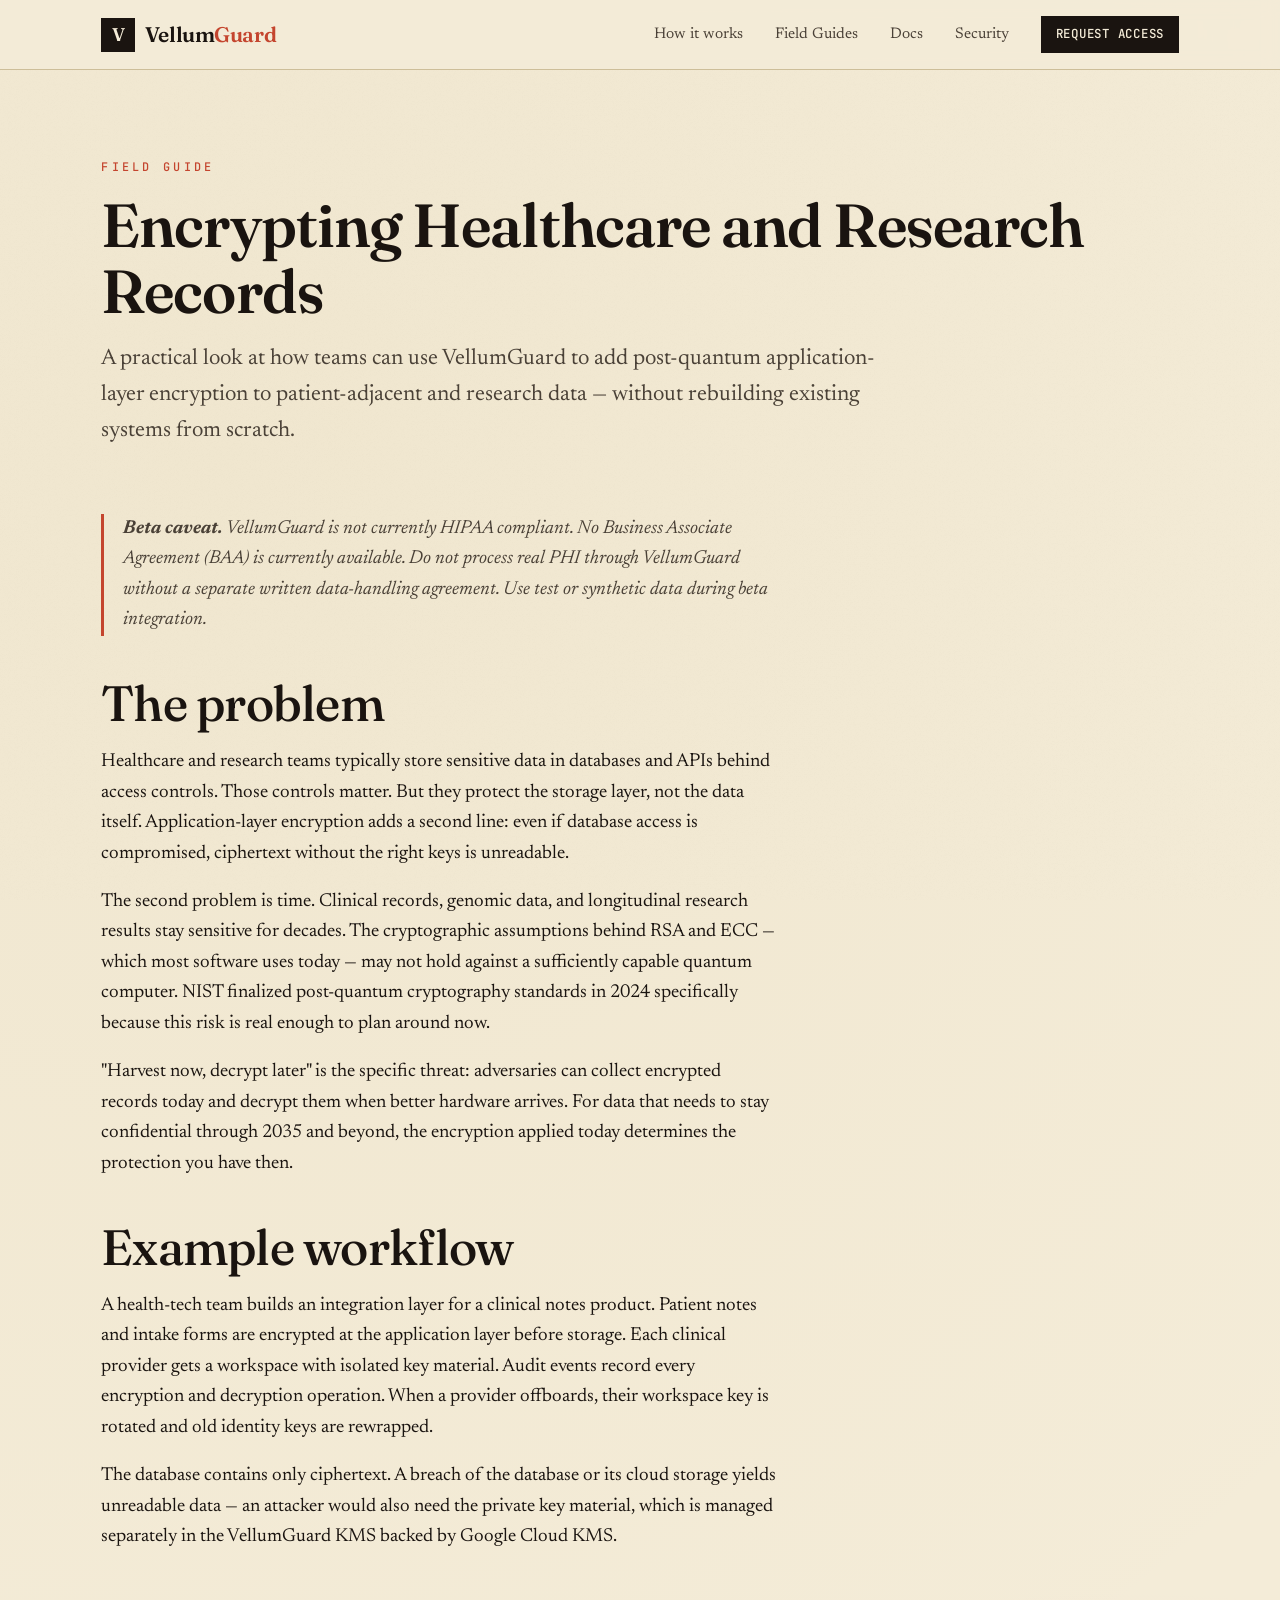
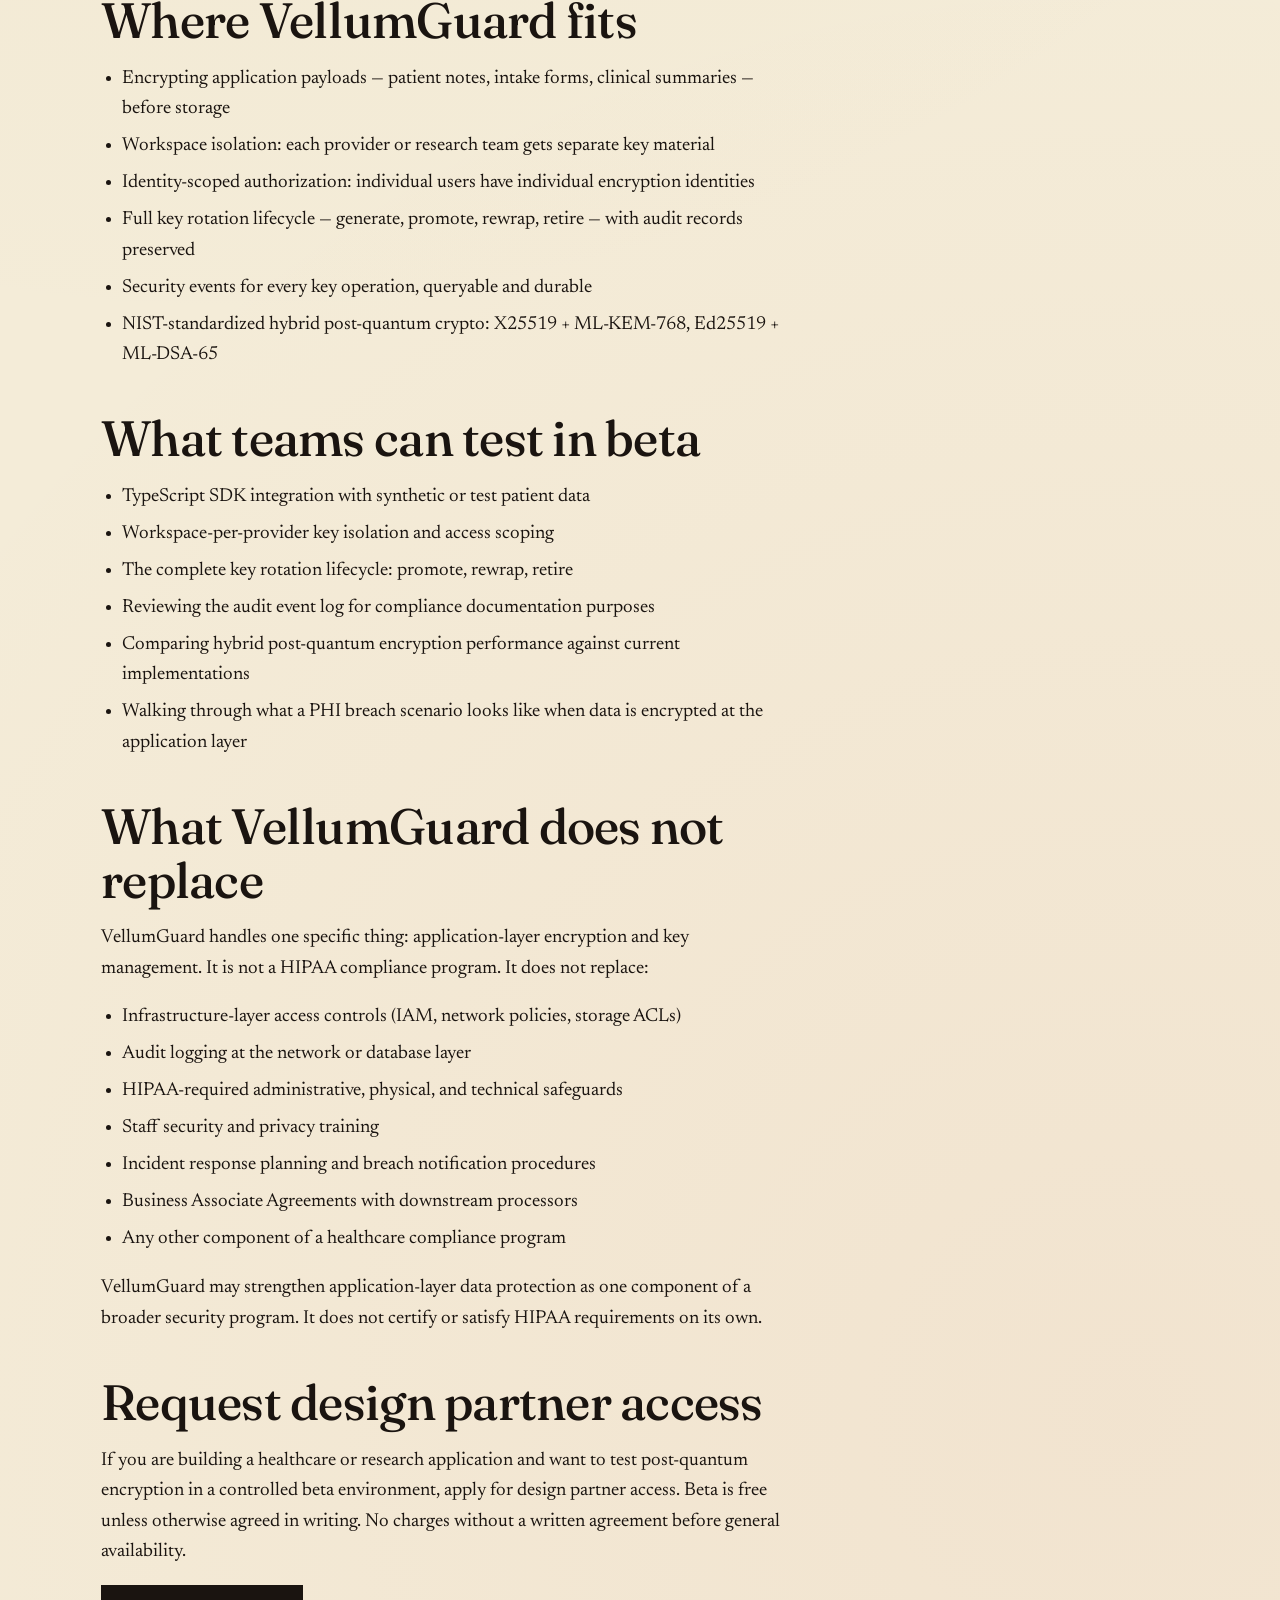
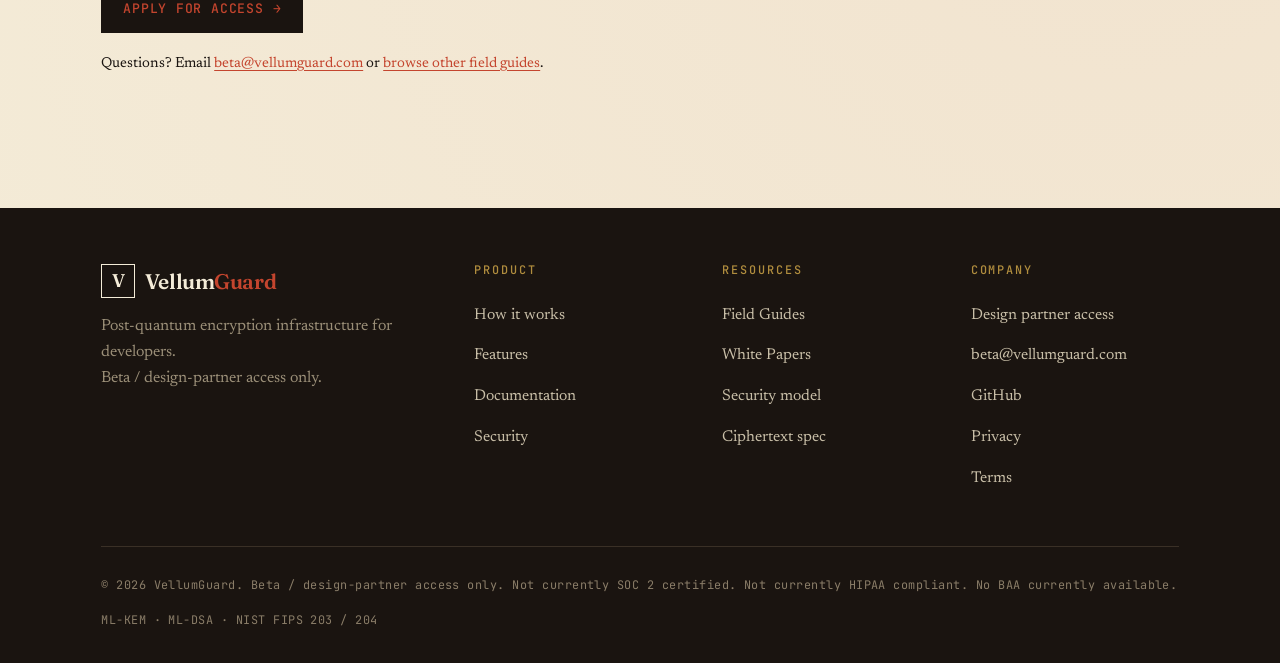
<file: field-guides/healthcare-research-records.html>
<!DOCTYPE html>
<html lang="en">
<head>
<meta charset="UTF-8" />
<meta name="viewport" content="width=device-width, initial-scale=1" />
<title>Healthcare &amp; Research Records — Field Guide — VellumGuard</title>
<meta name="description" content="How teams can use VellumGuard to add post-quantum application-layer encryption to healthcare and research records. Practical guide covering the problem, workflow, and honest beta caveats." />
<link rel="icon" href="/assets/favicon.svg" type="image/svg+xml" />
<link rel="stylesheet" href="/css/style.css?v=3" />
</head>
<body>

<nav class="nav">
  <div class="wrap nav-inner">
    <a href="/" class="brand" aria-label="VellumGuard home">
      <span class="brand-mark">V</span>
      <span class="brand-name">Vellum<span>Guard</span></span>
    </a>
    <button class="nav-toggle" aria-label="Menu"><span></span><span></span><span></span></button>
    <ul class="nav-links">
      <li><a href="/#how">How it works</a></li>
      <li><a href="/field-guides">Field Guides</a></li>
      <li><a href="/docs">Docs</a></li>
      <li><a href="/security">Security</a></li>
      <li><a href="/beta" class="nav-cta btn btn-solid" style="padding:.6em 1.1em;">Request access</a></li>
    </ul>
  </div>
</nav>

<section class="page-head">
  <div class="wrap">
    <span class="eyebrow reveal">Field Guide</span>
    <h1 class="reveal" data-d="1">Encrypting Healthcare and Research Records</h1>
    <p class="lead reveal" data-d="2">A practical look at how teams can use VellumGuard to add post-quantum
      application-layer encryption to patient-adjacent and research data — without
      rebuilding existing systems from scratch.</p>
  </div>
</section>

<section class="band" style="padding-top:1rem;">
  <div class="wrap">
    <div class="prose reveal">

      <blockquote>
        <strong>Beta caveat.</strong> VellumGuard is not currently HIPAA compliant. No Business
        Associate Agreement (BAA) is currently available. Do not process real PHI through
        VellumGuard without a separate written data-handling agreement. Use test or synthetic
        data during beta integration.
      </blockquote>

      <h2>The problem</h2>

      <p>Healthcare and research teams typically store sensitive data in databases and APIs behind
        access controls. Those controls matter. But they protect the storage layer, not the data
        itself. Application-layer encryption adds a second line: even if database access is
        compromised, ciphertext without the right keys is unreadable.</p>

      <p>The second problem is time. Clinical records, genomic data, and longitudinal research
        results stay sensitive for decades. The cryptographic assumptions behind RSA and ECC — which
        most software uses today — may not hold against a sufficiently capable quantum computer.
        NIST finalized post-quantum cryptography standards in 2024 specifically because this risk is
        real enough to plan around now.</p>

      <p>"Harvest now, decrypt later" is the specific threat: adversaries can collect encrypted
        records today and decrypt them when better hardware arrives. For data that needs to stay
        confidential through 2035 and beyond, the encryption applied today determines the protection
        you have then.</p>

      <h2>Example workflow</h2>

      <p>A health-tech team builds an integration layer for a clinical notes product. Patient notes
        and intake forms are encrypted at the application layer before storage. Each clinical
        provider gets a workspace with isolated key material. Audit events record every encryption
        and decryption operation. When a provider offboards, their workspace key is rotated and
        old identity keys are rewrapped.</p>

      <p>The database contains only ciphertext. A breach of the database or its cloud storage
        yields unreadable data — an attacker would also need the private key material, which is
        managed separately in the VellumGuard KMS backed by Google Cloud KMS.</p>

      <h2>Where VellumGuard fits</h2>
      <ul>
        <li>Encrypting application payloads — patient notes, intake forms, clinical summaries — before storage</li>
        <li>Workspace isolation: each provider or research team gets separate key material</li>
        <li>Identity-scoped authorization: individual users have individual encryption identities</li>
        <li>Full key rotation lifecycle — generate, promote, rewrap, retire — with audit records preserved</li>
        <li>Security events for every key operation, queryable and durable</li>
        <li>NIST-standardized hybrid post-quantum crypto: X25519 + ML-KEM-768, Ed25519 + ML-DSA-65</li>
      </ul>

      <h2>What teams can test in beta</h2>
      <ul>
        <li>TypeScript SDK integration with synthetic or test patient data</li>
        <li>Workspace-per-provider key isolation and access scoping</li>
        <li>The complete key rotation lifecycle: promote, rewrap, retire</li>
        <li>Reviewing the audit event log for compliance documentation purposes</li>
        <li>Comparing hybrid post-quantum encryption performance against current implementations</li>
        <li>Walking through what a PHI breach scenario looks like when data is encrypted at the application layer</li>
      </ul>

      <h2>What VellumGuard does not replace</h2>

      <p>VellumGuard handles one specific thing: application-layer encryption and key management.
        It is not a HIPAA compliance program. It does not replace:</p>
      <ul>
        <li>Infrastructure-layer access controls (IAM, network policies, storage ACLs)</li>
        <li>Audit logging at the network or database layer</li>
        <li>HIPAA-required administrative, physical, and technical safeguards</li>
        <li>Staff security and privacy training</li>
        <li>Incident response planning and breach notification procedures</li>
        <li>Business Associate Agreements with downstream processors</li>
        <li>Any other component of a healthcare compliance program</li>
      </ul>

      <p>VellumGuard may strengthen application-layer data protection as one component of a
        broader security program. It does not certify or satisfy HIPAA requirements on its own.</p>

      <h2>Request design partner access</h2>

      <p>If you are building a healthcare or research application and want to test post-quantum
        encryption in a controlled beta environment, apply for design partner access.
        Beta is free unless otherwise agreed in writing. No charges without a written agreement
        before general availability.</p>

      <p>
        <a href="/beta" class="btn btn-solid" style="text-decoration:none;">Apply for access →</a>
      </p>

      <p style="margin-top:1.2rem;font-size:.9rem;">
        Questions? Email <a href="mailto:beta@vellumguard.com">beta@vellumguard.com</a> or
        <a href="/field-guides">browse other field guides</a>.
      </p>

    </div>
  </div>
</section>

<footer class="foot">
  <div class="wrap">
    <div class="foot-grid">
      <div class="foot-brand">
        <a href="/" class="brand" style="color:var(--paper);">
          <span class="brand-mark" style="border-color:var(--paper);">V</span>
          <span class="brand-name" style="color:var(--paper);">Vellum<span style="color:var(--rubric);">Guard</span></span>
        </a>
        <p>Post-quantum encryption infrastructure for developers.<br />Beta / design-partner access only.</p>
      </div>
      <div>
        <h4>Product</h4>
        <ul>
          <li><a href="/#how">How it works</a></li>
          <li><a href="/#features">Features</a></li>
          <li><a href="/docs">Documentation</a></li>
          <li><a href="/security">Security</a></li>
        </ul>
      </div>
      <div>
        <h4>Resources</h4>
        <ul>
          <li><a href="/field-guides">Field Guides</a></li>
          <li><a href="/white-papers">White Papers</a></li>
          <li><a href="/security">Security model</a></li>
          <li><a href="/docs#format">Ciphertext spec</a></li>
        </ul>
      </div>
      <div>
        <h4>Company</h4>
        <ul>
          <li><a href="/beta">Design partner access</a></li>
          <li><a href="mailto:beta@vellumguard.com">beta@vellumguard.com</a></li>
          <li><a href="https://github.com/vellumguard">GitHub</a></li>
          <li><a href="/privacy">Privacy</a></li>
          <li><a href="/terms">Terms</a></li>
        </ul>
      </div>
    </div>
    <div class="foot-bot">
      <span>© <span id="year">2026</span> VellumGuard. Beta / design-partner access only. Not currently SOC 2 certified. Not currently HIPAA compliant. No BAA currently available.</span>
      <span>ML-KEM · ML-DSA · NIST FIPS 203 / 204</span>
    </div>
  </div>
</footer>

<script src="/js/main.js?v=3"></script>
</body>
</html>
</file>
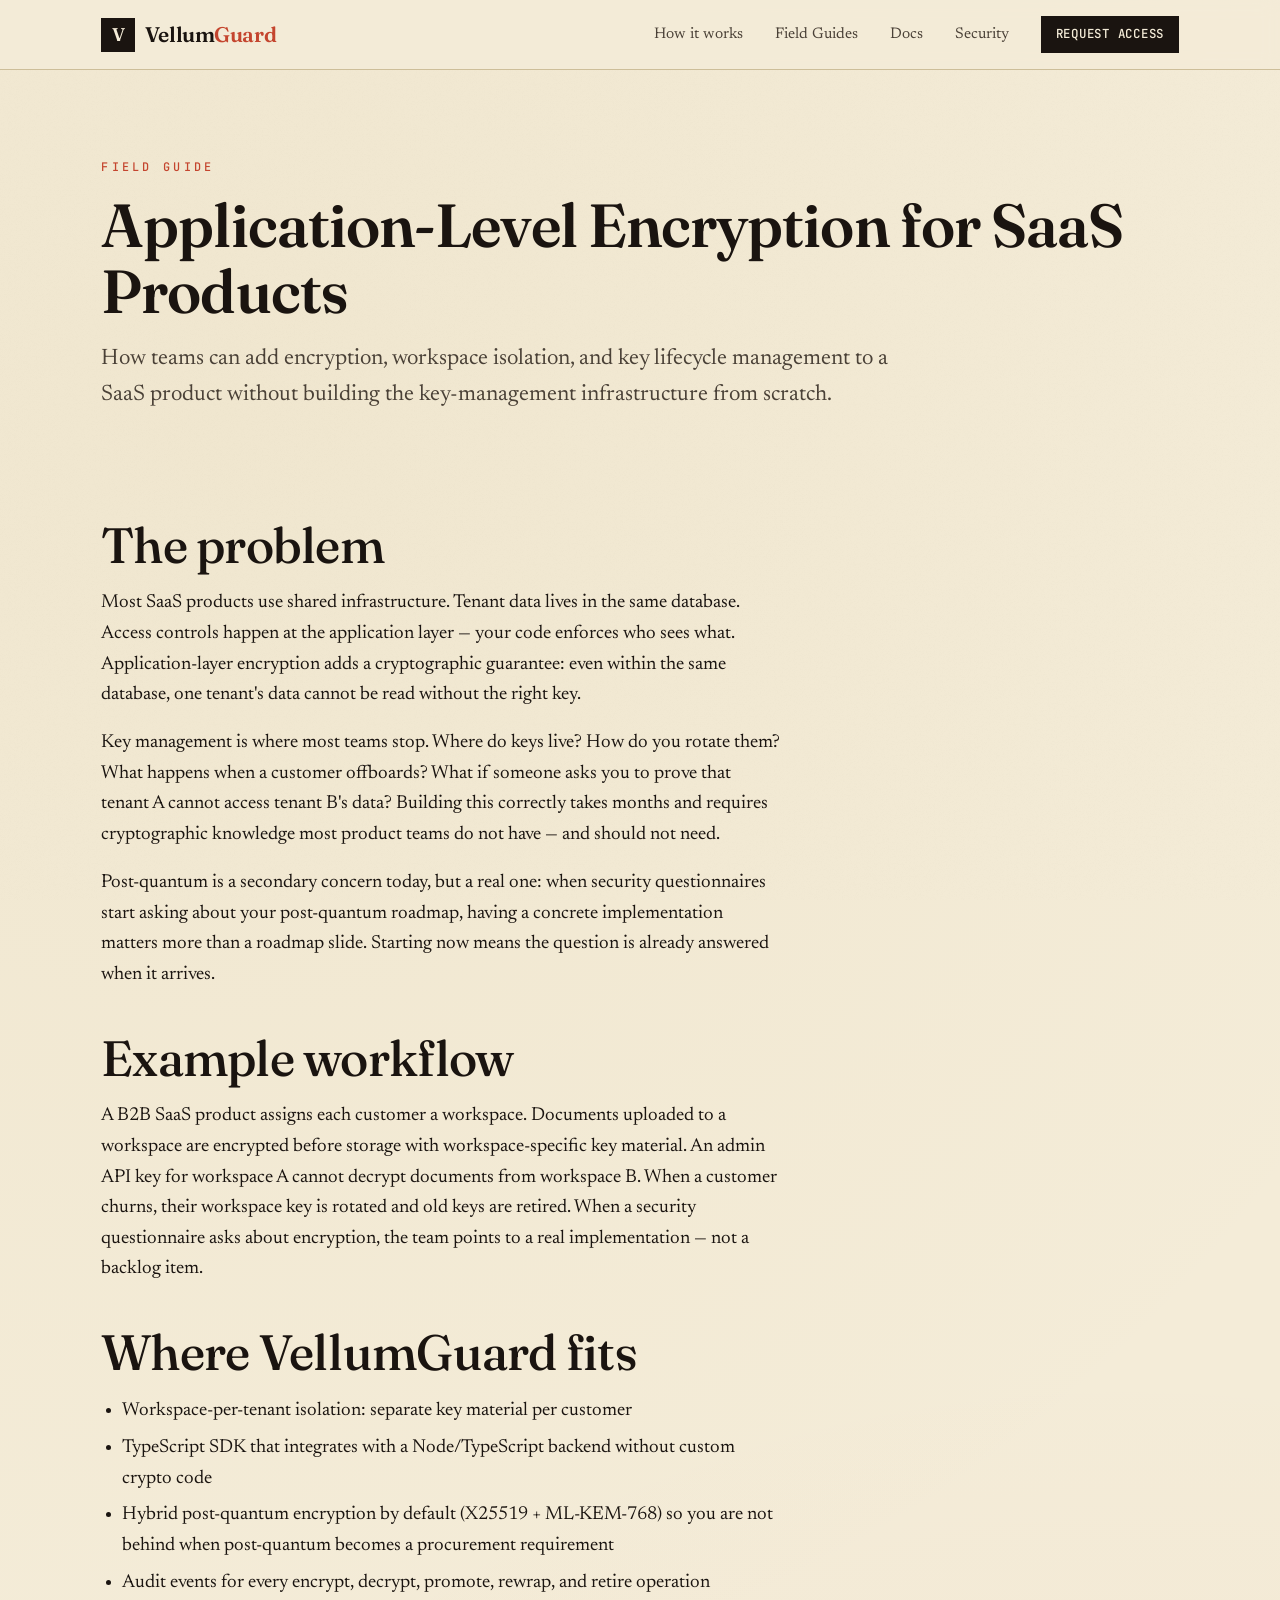
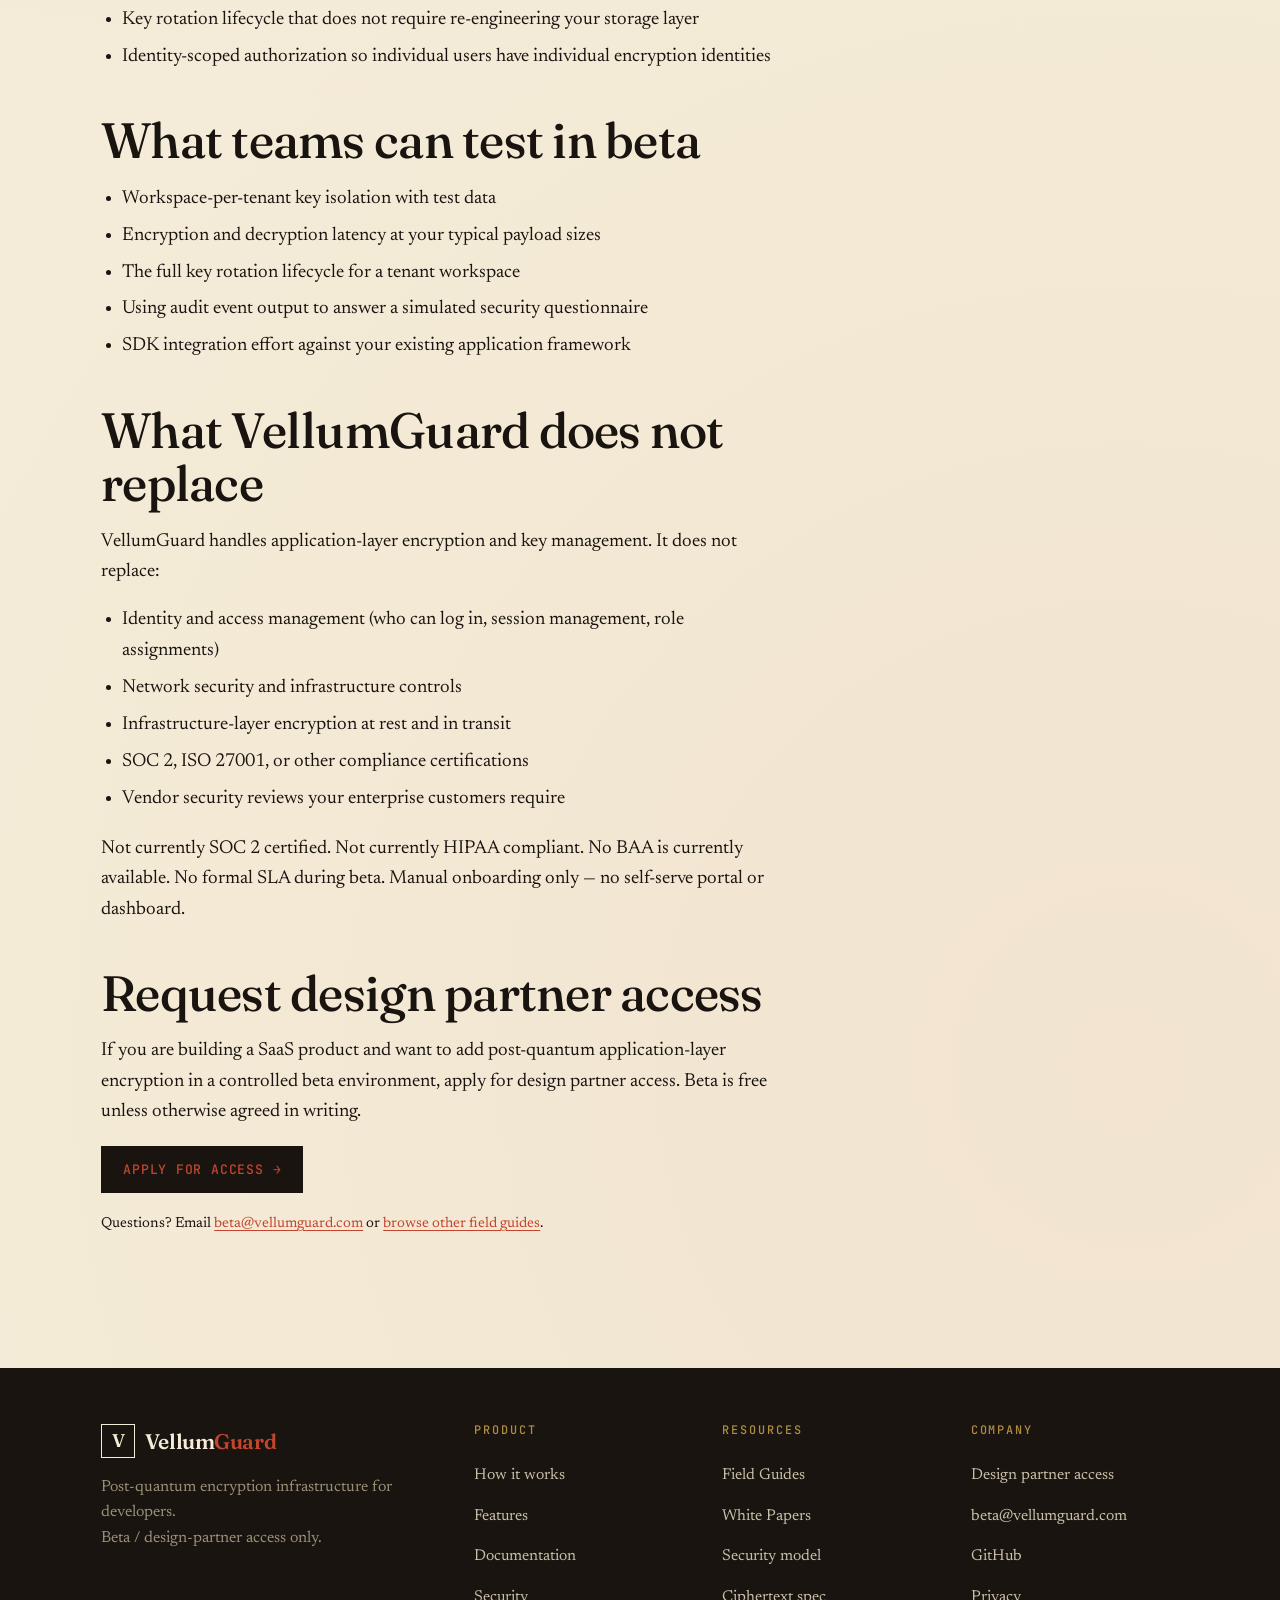
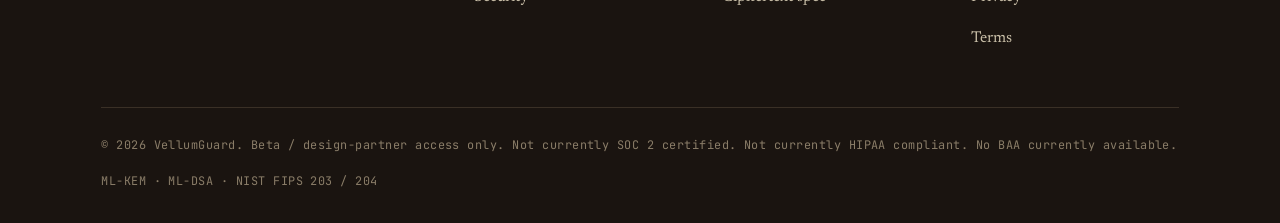
<file: field-guides/saas-application-encryption.html>
<!DOCTYPE html>
<html lang="en">
<head>
<meta charset="UTF-8" />
<meta name="viewport" content="width=device-width, initial-scale=1" />
<title>SaaS Application Encryption — Field Guide — VellumGuard</title>
<meta name="description" content="How SaaS teams can add application-layer encryption, workspace isolation, and key lifecycle management without building a key-management platform from scratch." />
<link rel="icon" href="/assets/favicon.svg" type="image/svg+xml" />
<link rel="stylesheet" href="/css/style.css?v=3" />
</head>
<body>

<nav class="nav">
  <div class="wrap nav-inner">
    <a href="/" class="brand" aria-label="VellumGuard home">
      <span class="brand-mark">V</span>
      <span class="brand-name">Vellum<span>Guard</span></span>
    </a>
    <button class="nav-toggle" aria-label="Menu"><span></span><span></span><span></span></button>
    <ul class="nav-links">
      <li><a href="/#how">How it works</a></li>
      <li><a href="/field-guides">Field Guides</a></li>
      <li><a href="/docs">Docs</a></li>
      <li><a href="/security">Security</a></li>
      <li><a href="/beta" class="nav-cta btn btn-solid" style="padding:.6em 1.1em;">Request access</a></li>
    </ul>
  </div>
</nav>

<section class="page-head">
  <div class="wrap">
    <span class="eyebrow reveal">Field Guide</span>
    <h1 class="reveal" data-d="1">Application-Level Encryption for SaaS Products</h1>
    <p class="lead reveal" data-d="2">How teams can add encryption, workspace isolation, and key lifecycle
      management to a SaaS product without building the key-management infrastructure
      from scratch.</p>
  </div>
</section>

<section class="band" style="padding-top:1rem;">
  <div class="wrap">
    <div class="prose reveal">

      <h2>The problem</h2>

      <p>Most SaaS products use shared infrastructure. Tenant data lives in the same database.
        Access controls happen at the application layer — your code enforces who sees what.
        Application-layer encryption adds a cryptographic guarantee: even within the same
        database, one tenant's data cannot be read without the right key.</p>

      <p>Key management is where most teams stop. Where do keys live? How do you rotate them?
        What happens when a customer offboards? What if someone asks you to prove that tenant A
        cannot access tenant B's data? Building this correctly takes months and requires
        cryptographic knowledge most product teams do not have — and should not need.</p>

      <p>Post-quantum is a secondary concern today, but a real one: when security questionnaires
        start asking about your post-quantum roadmap, having a concrete implementation matters
        more than a roadmap slide. Starting now means the question is already answered when it
        arrives.</p>

      <h2>Example workflow</h2>

      <p>A B2B SaaS product assigns each customer a workspace. Documents uploaded to a workspace
        are encrypted before storage with workspace-specific key material. An admin API key for
        workspace A cannot decrypt documents from workspace B. When a customer churns, their
        workspace key is rotated and old keys are retired. When a security questionnaire asks
        about encryption, the team points to a real implementation — not a backlog item.</p>

      <h2>Where VellumGuard fits</h2>
      <ul>
        <li>Workspace-per-tenant isolation: separate key material per customer</li>
        <li>TypeScript SDK that integrates with a Node/TypeScript backend without custom crypto code</li>
        <li>Hybrid post-quantum encryption by default (X25519 + ML-KEM-768) so you are not behind when post-quantum becomes a procurement requirement</li>
        <li>Audit events for every encrypt, decrypt, promote, rewrap, and retire operation</li>
        <li>Key rotation lifecycle that does not require re-engineering your storage layer</li>
        <li>Identity-scoped authorization so individual users have individual encryption identities</li>
      </ul>

      <h2>What teams can test in beta</h2>
      <ul>
        <li>Workspace-per-tenant key isolation with test data</li>
        <li>Encryption and decryption latency at your typical payload sizes</li>
        <li>The full key rotation lifecycle for a tenant workspace</li>
        <li>Using audit event output to answer a simulated security questionnaire</li>
        <li>SDK integration effort against your existing application framework</li>
      </ul>

      <h2>What VellumGuard does not replace</h2>

      <p>VellumGuard handles application-layer encryption and key management. It does not replace:</p>
      <ul>
        <li>Identity and access management (who can log in, session management, role assignments)</li>
        <li>Network security and infrastructure controls</li>
        <li>Infrastructure-layer encryption at rest and in transit</li>
        <li>SOC 2, ISO 27001, or other compliance certifications</li>
        <li>Vendor security reviews your enterprise customers require</li>
      </ul>

      <p>Not currently SOC 2 certified. Not currently HIPAA compliant. No BAA is currently
        available. No formal SLA during beta. Manual onboarding only — no self-serve portal
        or dashboard.</p>

      <h2>Request design partner access</h2>

      <p>If you are building a SaaS product and want to add post-quantum application-layer
        encryption in a controlled beta environment, apply for design partner access.
        Beta is free unless otherwise agreed in writing.</p>

      <p>
        <a href="/beta" class="btn btn-solid" style="text-decoration:none;">Apply for access →</a>
      </p>

      <p style="margin-top:1.2rem;font-size:.9rem;">
        Questions? Email <a href="mailto:beta@vellumguard.com">beta@vellumguard.com</a> or
        <a href="/field-guides">browse other field guides</a>.
      </p>

    </div>
  </div>
</section>

<footer class="foot">
  <div class="wrap">
    <div class="foot-grid">
      <div class="foot-brand">
        <a href="/" class="brand" style="color:var(--paper);">
          <span class="brand-mark" style="border-color:var(--paper);">V</span>
          <span class="brand-name" style="color:var(--paper);">Vellum<span style="color:var(--rubric);">Guard</span></span>
        </a>
        <p>Post-quantum encryption infrastructure for developers.<br />Beta / design-partner access only.</p>
      </div>
      <div>
        <h4>Product</h4>
        <ul>
          <li><a href="/#how">How it works</a></li>
          <li><a href="/#features">Features</a></li>
          <li><a href="/docs">Documentation</a></li>
          <li><a href="/security">Security</a></li>
        </ul>
      </div>
      <div>
        <h4>Resources</h4>
        <ul>
          <li><a href="/field-guides">Field Guides</a></li>
          <li><a href="/white-papers">White Papers</a></li>
          <li><a href="/security">Security model</a></li>
          <li><a href="/docs#format">Ciphertext spec</a></li>
        </ul>
      </div>
      <div>
        <h4>Company</h4>
        <ul>
          <li><a href="/beta">Design partner access</a></li>
          <li><a href="mailto:beta@vellumguard.com">beta@vellumguard.com</a></li>
          <li><a href="https://github.com/vellumguard">GitHub</a></li>
          <li><a href="/privacy">Privacy</a></li>
          <li><a href="/terms">Terms</a></li>
        </ul>
      </div>
    </div>
    <div class="foot-bot">
      <span>© <span id="year">2026</span> VellumGuard. Beta / design-partner access only. Not currently SOC 2 certified. Not currently HIPAA compliant. No BAA currently available.</span>
      <span>ML-KEM · ML-DSA · NIST FIPS 203 / 204</span>
    </div>
  </div>
</footer>

<script src="/js/main.js?v=3"></script>
</body>
</html>
</file>
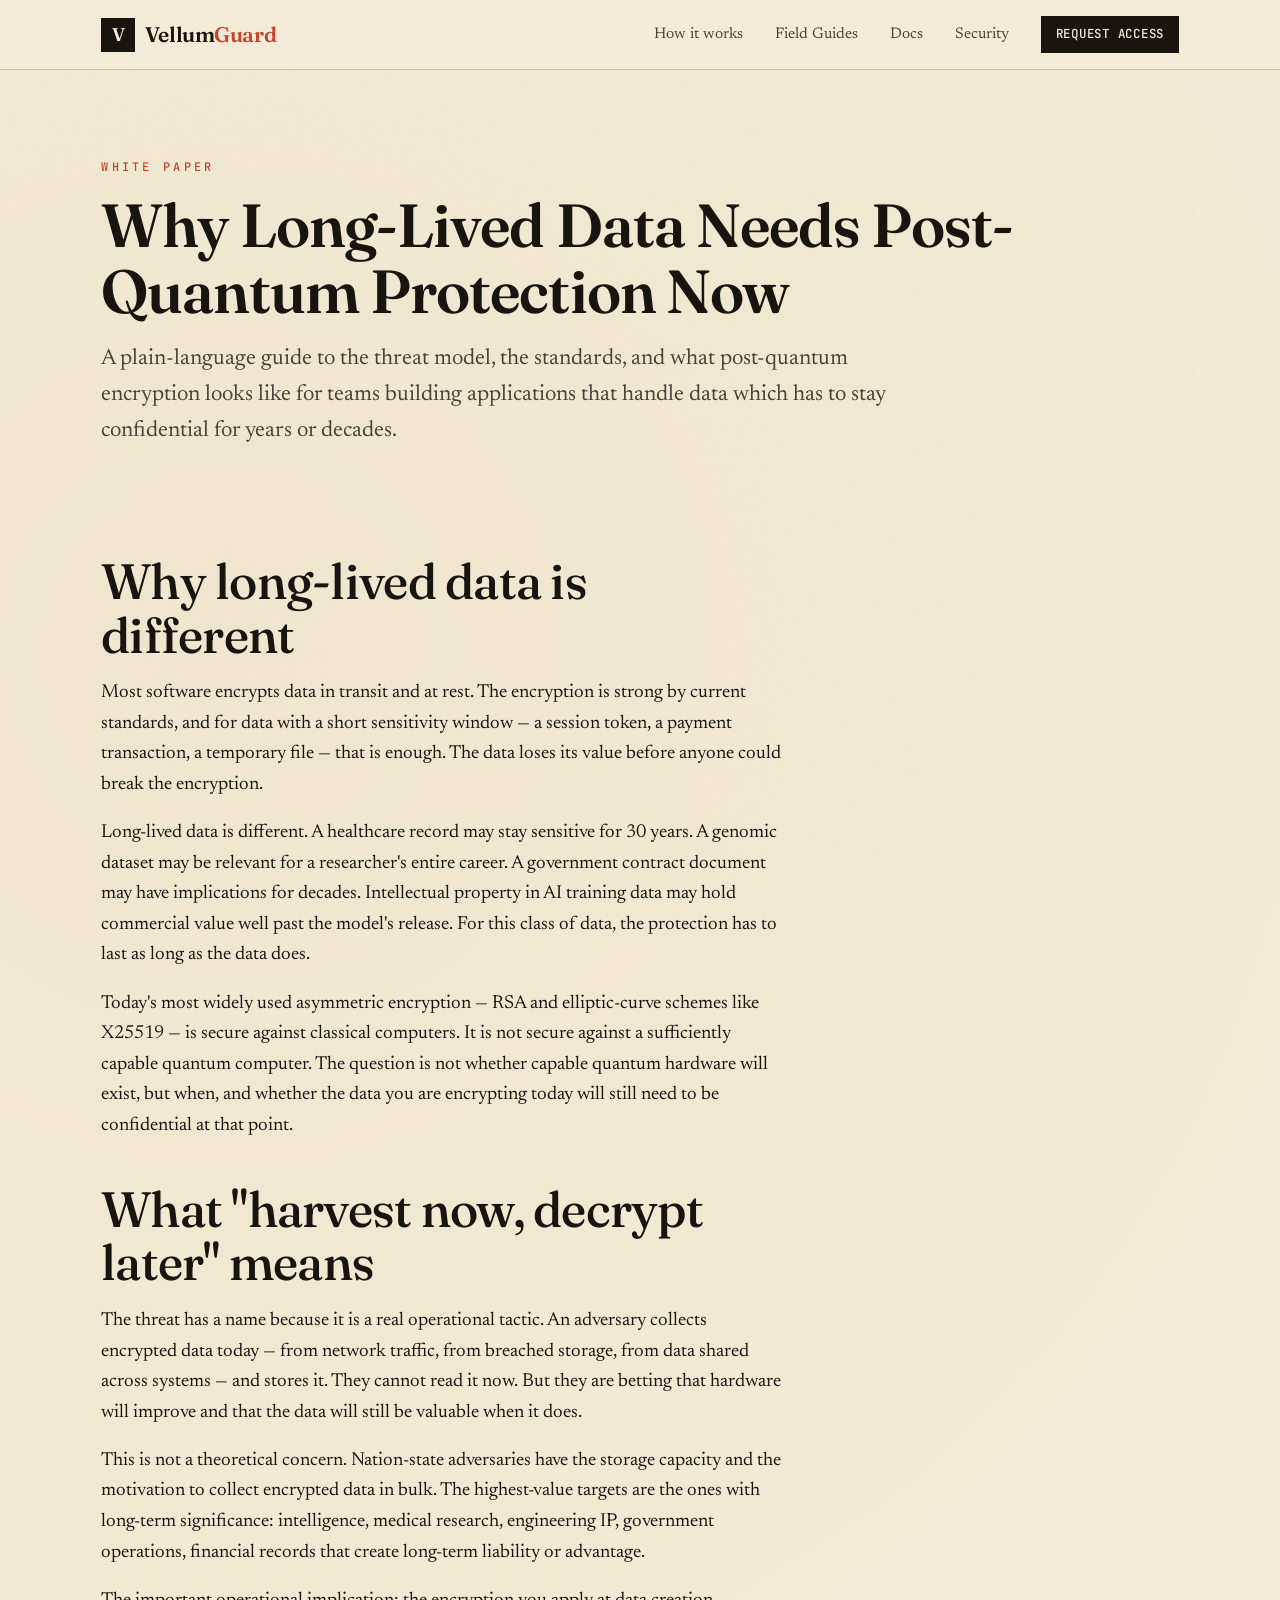
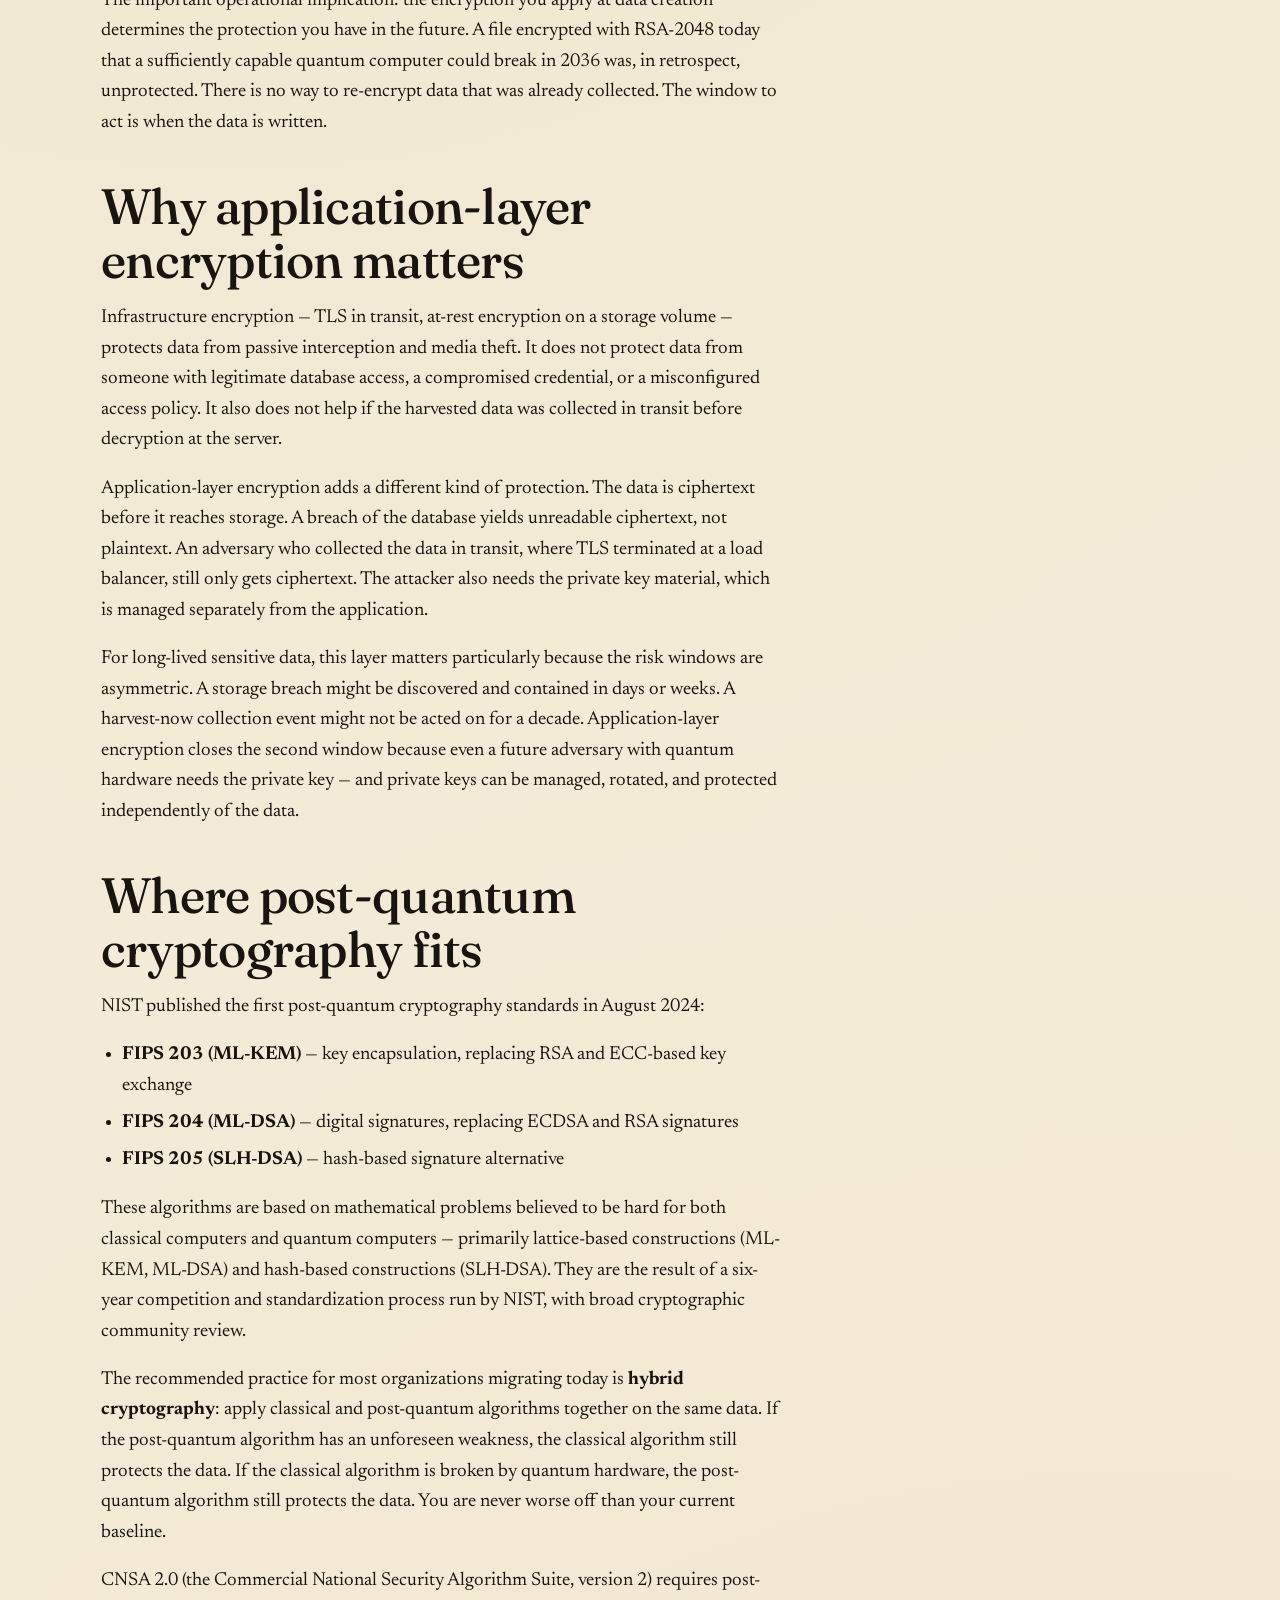
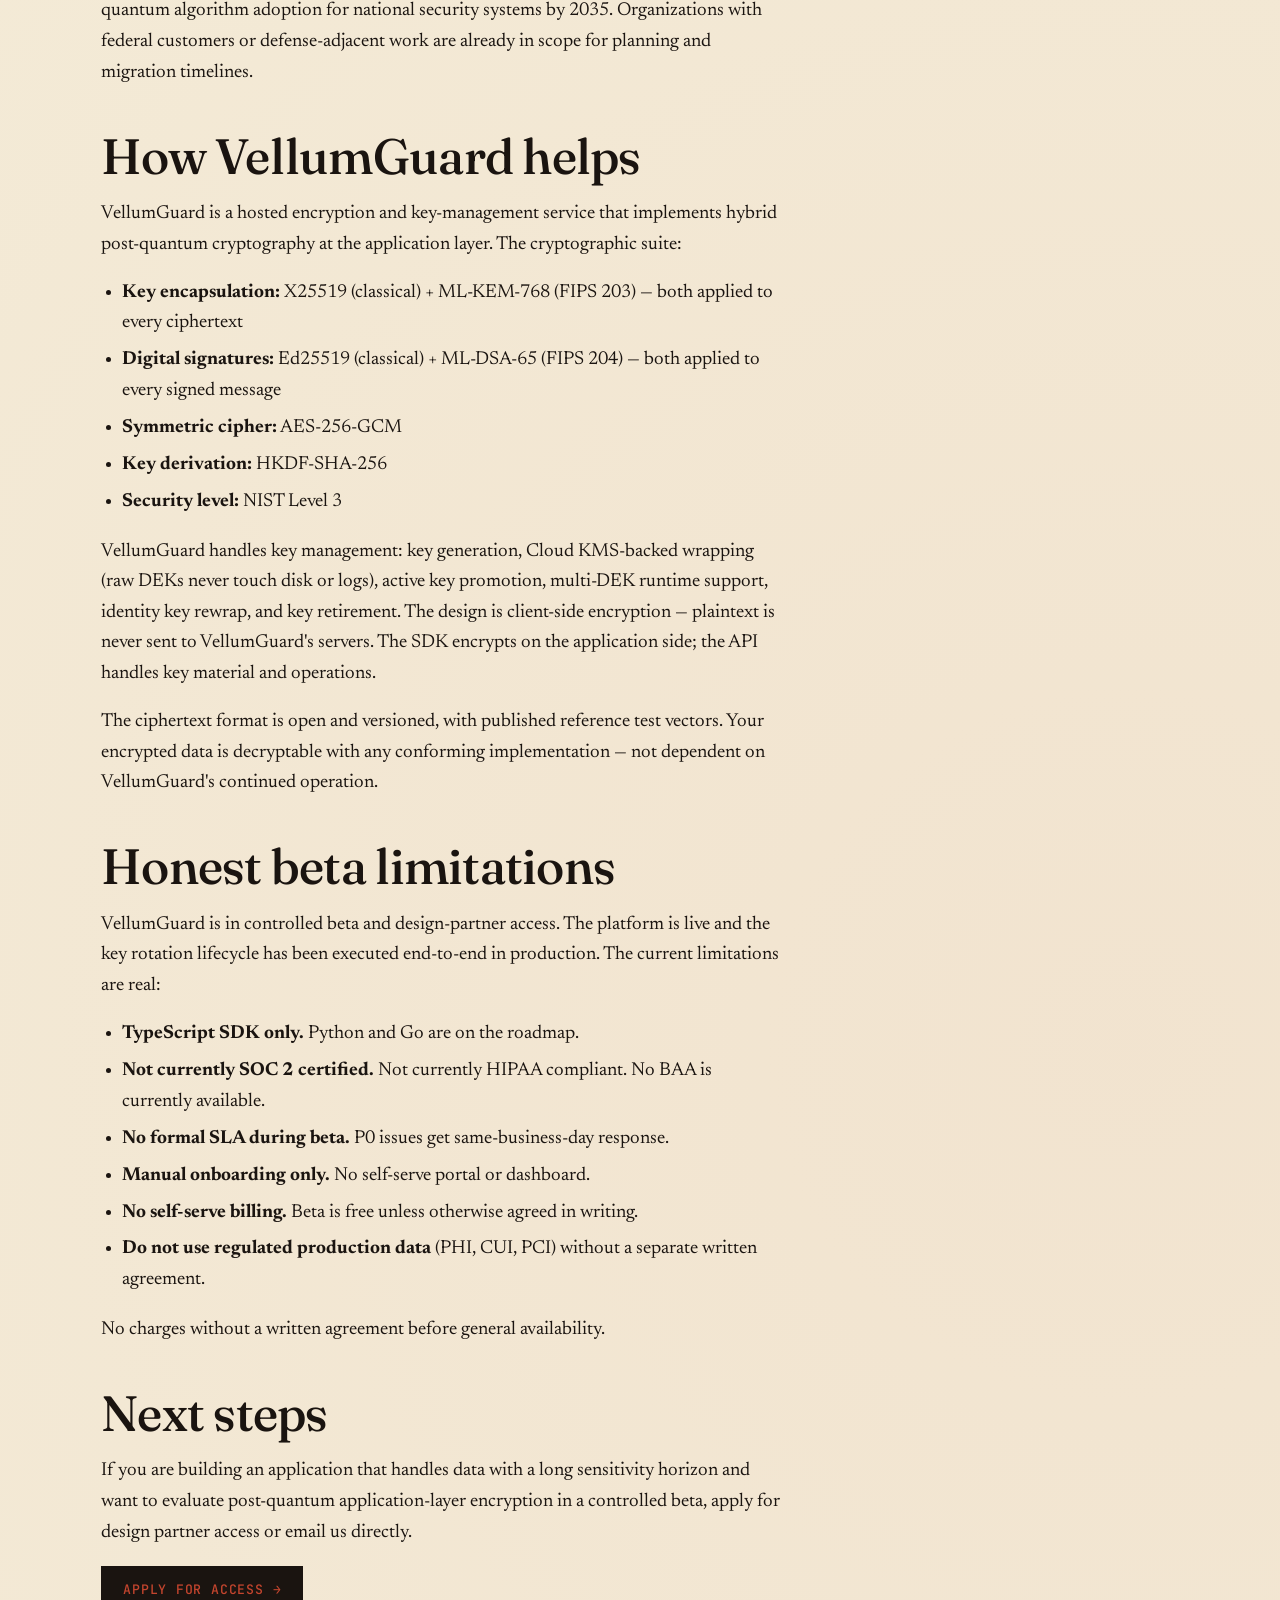
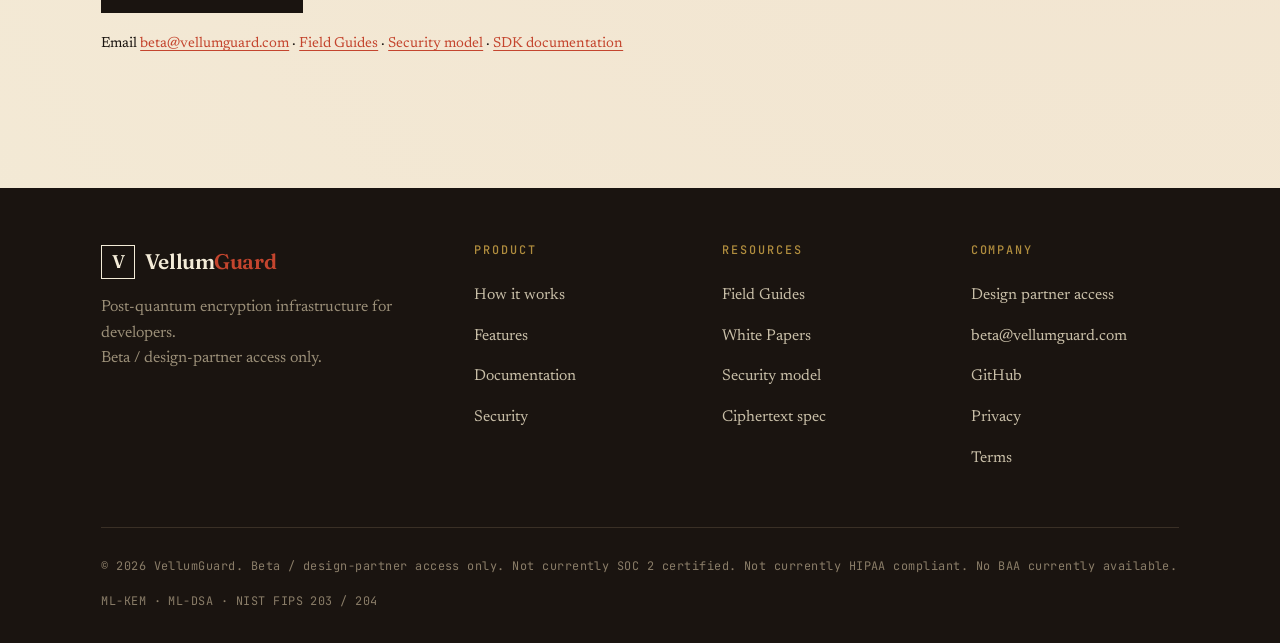
<file: white-papers/long-lived-data-post-quantum-protection.html>
<!DOCTYPE html>
<html lang="en">
<head>
<meta charset="UTF-8" />
<meta name="viewport" content="width=device-width, initial-scale=1" />
<title>Why Long-Lived Data Needs Post-Quantum Protection Now — VellumGuard</title>
<meta name="description" content="A plain-language guide to why healthcare, government, research, AI, and intellectual property data may need protection beyond the expected lifetime of today's encryption assumptions." />
<link rel="icon" href="/assets/favicon.svg" type="image/svg+xml" />
<link rel="stylesheet" href="/css/style.css?v=3" />
</head>
<body>

<nav class="nav">
  <div class="wrap nav-inner">
    <a href="/" class="brand" aria-label="VellumGuard home">
      <span class="brand-mark">V</span>
      <span class="brand-name">Vellum<span>Guard</span></span>
    </a>
    <button class="nav-toggle" aria-label="Menu"><span></span><span></span><span></span></button>
    <ul class="nav-links">
      <li><a href="/#how">How it works</a></li>
      <li><a href="/field-guides">Field Guides</a></li>
      <li><a href="/docs">Docs</a></li>
      <li><a href="/security">Security</a></li>
      <li><a href="/beta" class="nav-cta btn btn-solid" style="padding:.6em 1.1em;">Request access</a></li>
    </ul>
  </div>
</nav>

<section class="page-head">
  <div class="wrap">
    <span class="eyebrow reveal">White Paper</span>
    <h1 class="reveal" data-d="1">Why Long-Lived Data Needs Post-Quantum Protection Now</h1>
    <p class="lead reveal" data-d="2">A plain-language guide to the threat model, the standards, and
      what post-quantum encryption looks like for teams building applications that handle data
      which has to stay confidential for years or decades.</p>
  </div>
</section>

<section class="band" style="padding-top:1rem;">
  <div class="wrap">
    <div class="prose reveal">

      <h2>Why long-lived data is different</h2>

      <p>Most software encrypts data in transit and at rest. The encryption is strong by current
        standards, and for data with a short sensitivity window — a session token, a payment
        transaction, a temporary file — that is enough. The data loses its value before anyone
        could break the encryption.</p>

      <p>Long-lived data is different. A healthcare record may stay sensitive for 30 years.
        A genomic dataset may be relevant for a researcher's entire career. A government contract
        document may have implications for decades. Intellectual property in AI training data may
        hold commercial value well past the model's release. For this class of data, the
        protection has to last as long as the data does.</p>

      <p>Today's most widely used asymmetric encryption — RSA and elliptic-curve schemes like
        X25519 — is secure against classical computers. It is not secure against a sufficiently
        capable quantum computer. The question is not whether capable quantum hardware will exist,
        but when, and whether the data you are encrypting today will still need to be confidential
        at that point.</p>

      <h2>What "harvest now, decrypt later" means</h2>

      <p>The threat has a name because it is a real operational tactic. An adversary collects
        encrypted data today — from network traffic, from breached storage, from data shared
        across systems — and stores it. They cannot read it now. But they are betting that
        hardware will improve and that the data will still be valuable when it does.</p>

      <p>This is not a theoretical concern. Nation-state adversaries have the storage capacity
        and the motivation to collect encrypted data in bulk. The highest-value targets are the
        ones with long-term significance: intelligence, medical research, engineering IP, government
        operations, financial records that create long-term liability or advantage.</p>

      <p>The important operational implication: the encryption you apply at data creation determines
        the protection you have in the future. A file encrypted with RSA-2048 today that a
        sufficiently capable quantum computer could break in 2036 was, in retrospect, unprotected.
        There is no way to re-encrypt data that was already collected. The window to act is when
        the data is written.</p>

      <h2>Why application-layer encryption matters</h2>

      <p>Infrastructure encryption — TLS in transit, at-rest encryption on a storage volume —
        protects data from passive interception and media theft. It does not protect data from
        someone with legitimate database access, a compromised credential, or a misconfigured
        access policy. It also does not help if the harvested data was collected in transit
        before decryption at the server.</p>

      <p>Application-layer encryption adds a different kind of protection. The data is ciphertext
        before it reaches storage. A breach of the database yields unreadable ciphertext, not
        plaintext. An adversary who collected the data in transit, where TLS terminated at a
        load balancer, still only gets ciphertext. The attacker also needs the private key
        material, which is managed separately from the application.</p>

      <p>For long-lived sensitive data, this layer matters particularly because the risk windows
        are asymmetric. A storage breach might be discovered and contained in days or weeks.
        A harvest-now collection event might not be acted on for a decade. Application-layer
        encryption closes the second window because even a future adversary with quantum hardware
        needs the private key — and private keys can be managed, rotated, and protected
        independently of the data.</p>

      <h2>Where post-quantum cryptography fits</h2>

      <p>NIST published the first post-quantum cryptography standards in August 2024:</p>
      <ul>
        <li><strong>FIPS 203 (ML-KEM)</strong> — key encapsulation, replacing RSA and ECC-based key exchange</li>
        <li><strong>FIPS 204 (ML-DSA)</strong> — digital signatures, replacing ECDSA and RSA signatures</li>
        <li><strong>FIPS 205 (SLH-DSA)</strong> — hash-based signature alternative</li>
      </ul>

      <p>These algorithms are based on mathematical problems believed to be hard for both
        classical computers and quantum computers — primarily lattice-based constructions (ML-KEM,
        ML-DSA) and hash-based constructions (SLH-DSA). They are the result of a six-year
        competition and standardization process run by NIST, with broad cryptographic community
        review.</p>

      <p>The recommended practice for most organizations migrating today is <strong>hybrid
        cryptography</strong>: apply classical and post-quantum algorithms together on the same
        data. If the post-quantum algorithm has an unforeseen weakness, the classical algorithm
        still protects the data. If the classical algorithm is broken by quantum hardware, the
        post-quantum algorithm still protects the data. You are never worse off than your
        current baseline.</p>

      <p>CNSA 2.0 (the Commercial National Security Algorithm Suite, version 2) requires
        post-quantum algorithm adoption for national security systems by 2035. Organizations
        with federal customers or defense-adjacent work are already in scope for planning and
        migration timelines.</p>

      <h2>How VellumGuard helps</h2>

      <p>VellumGuard is a hosted encryption and key-management service that implements hybrid
        post-quantum cryptography at the application layer. The cryptographic suite:</p>
      <ul>
        <li><strong>Key encapsulation:</strong> X25519 (classical) + ML-KEM-768 (FIPS 203) — both applied to every ciphertext</li>
        <li><strong>Digital signatures:</strong> Ed25519 (classical) + ML-DSA-65 (FIPS 204) — both applied to every signed message</li>
        <li><strong>Symmetric cipher:</strong> AES-256-GCM</li>
        <li><strong>Key derivation:</strong> HKDF-SHA-256</li>
        <li><strong>Security level:</strong> NIST Level 3</li>
      </ul>

      <p>VellumGuard handles key management: key generation, Cloud KMS-backed wrapping (raw DEKs
        never touch disk or logs), active key promotion, multi-DEK runtime support, identity key
        rewrap, and key retirement. The design is client-side encryption — plaintext is never
        sent to VellumGuard's servers. The SDK encrypts on the application side; the API handles
        key material and operations.</p>

      <p>The ciphertext format is open and versioned, with published reference test vectors. Your
        encrypted data is decryptable with any conforming implementation — not dependent on
        VellumGuard's continued operation.</p>

      <h2>Honest beta limitations</h2>

      <p>VellumGuard is in controlled beta and design-partner access. The platform is live
        and the key rotation lifecycle has been executed end-to-end in production. The current
        limitations are real:</p>
      <ul>
        <li><strong>TypeScript SDK only.</strong> Python and Go are on the roadmap.</li>
        <li><strong>Not currently SOC 2 certified.</strong> Not currently HIPAA compliant. No BAA is currently available.</li>
        <li><strong>No formal SLA during beta.</strong> P0 issues get same-business-day response.</li>
        <li><strong>Manual onboarding only.</strong> No self-serve portal or dashboard.</li>
        <li><strong>No self-serve billing.</strong> Beta is free unless otherwise agreed in writing.</li>
        <li><strong>Do not use regulated production data</strong> (PHI, CUI, PCI) without a separate written agreement.</li>
      </ul>

      <p>No charges without a written agreement before general availability.</p>

      <h2>Next steps</h2>

      <p>If you are building an application that handles data with a long sensitivity horizon
        and want to evaluate post-quantum application-layer encryption in a controlled beta,
        apply for design partner access or email us directly.</p>

      <p>
        <a href="/beta" class="btn btn-solid" style="text-decoration:none;">Apply for access →</a>
      </p>

      <p style="margin-top:1.2rem;font-size:.9rem;">
        Email <a href="mailto:beta@vellumguard.com">beta@vellumguard.com</a> ·
        <a href="/field-guides">Field Guides</a> ·
        <a href="/security">Security model</a> ·
        <a href="/docs">SDK documentation</a>
      </p>

    </div>
  </div>
</section>

<footer class="foot">
  <div class="wrap">
    <div class="foot-grid">
      <div class="foot-brand">
        <a href="/" class="brand" style="color:var(--paper);">
          <span class="brand-mark" style="border-color:var(--paper);">V</span>
          <span class="brand-name" style="color:var(--paper);">Vellum<span style="color:var(--rubric);">Guard</span></span>
        </a>
        <p>Post-quantum encryption infrastructure for developers.<br />Beta / design-partner access only.</p>
      </div>
      <div>
        <h4>Product</h4>
        <ul>
          <li><a href="/#how">How it works</a></li>
          <li><a href="/#features">Features</a></li>
          <li><a href="/docs">Documentation</a></li>
          <li><a href="/security">Security</a></li>
        </ul>
      </div>
      <div>
        <h4>Resources</h4>
        <ul>
          <li><a href="/field-guides">Field Guides</a></li>
          <li><a href="/white-papers">White Papers</a></li>
          <li><a href="/security">Security model</a></li>
          <li><a href="/docs#format">Ciphertext spec</a></li>
        </ul>
      </div>
      <div>
        <h4>Company</h4>
        <ul>
          <li><a href="/beta">Design partner access</a></li>
          <li><a href="mailto:beta@vellumguard.com">beta@vellumguard.com</a></li>
          <li><a href="https://github.com/vellumguard">GitHub</a></li>
          <li><a href="/privacy">Privacy</a></li>
          <li><a href="/terms">Terms</a></li>
        </ul>
      </div>
    </div>
    <div class="foot-bot">
      <span>© <span id="year">2026</span> VellumGuard. Beta / design-partner access only. Not currently SOC 2 certified. Not currently HIPAA compliant. No BAA currently available.</span>
      <span>ML-KEM · ML-DSA · NIST FIPS 203 / 204</span>
    </div>
  </div>
</footer>

<script src="/js/main.js?v=3"></script>
</body>
</html>
</file>
<file: css/style.css>
/* ============================================================
   VellumGuard — stylesheet
   Aesthetic: editorial / ink-on-vellum / calm authority
   ============================================================ */

@import url('https://fonts.googleapis.com/css2?family=Fraunces:ital,opsz,wght@0,9..144,400;0,9..144,500;0,9..144,600;1,9..144,400&family=Newsreader:ital,opsz,wght@0,6..72,400;0,6..72,500;1,6..72,400&family=JetBrains+Mono:wght@400;500&display=swap');

/* ---------- tokens ---------- */
:root {
  --paper:        #F4ECD8;
  --paper-deep:   #EBE0C6;
  --paper-edge:   #E0D3B2;
  --ink:          #1A1410;
  --ink-soft:     #4A4137;
  --ink-faint:    #7A6F5E;
  --rubric:       #C4452E;   /* manuscript red */
  --rubric-deep:  #A1361F;
  --gild:         #B08D3E;   /* aged gold */
  --line:         #CDBE99;

  --serif-display: 'Fraunces', Georgia, serif;
  --serif-body:    'Newsreader', Georgia, serif;
  --mono:          'JetBrains Mono', ui-monospace, monospace;

  --measure: 68ch;
  --gut: clamp(1.5rem, 4vw, 4rem);
  --maxw: 1180px;
}

/* ---------- reset ---------- */
*, *::before, *::after { box-sizing: border-box; margin: 0; padding: 0; }
html { scroll-behavior: smooth; -webkit-text-size-adjust: 100%; overflow-x: clip; }
body {
  font-family: var(--serif-body);
  font-size: 1.18rem;
  line-height: 1.62;
  color: var(--ink);
  background: var(--paper);
  background-image:
    radial-gradient(circle at 18% 12%, rgba(176,141,62,0.06), transparent 42%),
    radial-gradient(circle at 88% 78%, rgba(196,69,46,0.05), transparent 46%);
  -webkit-font-smoothing: antialiased;
  overflow-x: hidden;
}

/* subtle paper grain */
body::before {
  content: "";
  position: fixed; inset: 0;
  pointer-events: none; z-index: 1;
  opacity: 0.5;
  background-image: url("data:image/svg+xml,%3Csvg xmlns='http://www.w3.org/2000/svg' width='160' height='160'%3E%3Cfilter id='n'%3E%3CfeTurbulence type='fractalNoise' baseFrequency='0.85' numOctaves='3' stitchTiles='stitch'/%3E%3CfeColorMatrix type='saturate' values='0'/%3E%3C/filter%3E%3Crect width='100%25' height='100%25' filter='url(%23n)' opacity='0.035'/%3E%3C/svg%3E");
}

img { max-width: 100%; display: block; }
a { color: inherit; }

/* ---------- layout ---------- */
.wrap { max-width: var(--maxw); margin-inline: auto; padding-inline: var(--gut); position: relative; z-index: 2; }
section { position: relative; z-index: 2; }

/* ---------- typography ---------- */
h1, h2, h3, h4 { font-family: var(--serif-display); font-weight: 500; line-height: 1.08; letter-spacing: -0.015em; }
h1 { font-size: clamp(2.7rem, 6.4vw, 5.1rem); font-weight: 600; }
h2 { font-size: clamp(2rem, 4vw, 3.1rem); }
h3 { font-size: clamp(1.35rem, 2.2vw, 1.7rem); }
p  { max-width: var(--measure); }

.eyebrow {
  font-family: var(--mono);
  font-size: 0.74rem;
  letter-spacing: 0.28em;
  text-transform: uppercase;
  color: var(--rubric);
  font-weight: 500;
}
.lead { font-size: clamp(1.2rem, 1.8vw, 1.4rem); color: var(--ink-soft); }
em.it { font-style: italic; }
.rubric { color: var(--rubric); }

/* ---------- buttons ---------- */
.btn {
  display: inline-flex; align-items: center; gap: 0.55em;
  font-family: var(--mono); font-size: 0.82rem; font-weight: 500;
  letter-spacing: 0.06em; text-transform: uppercase;
  padding: 0.92em 1.6em; text-decoration: none;
  border: 1.5px solid var(--ink);
  transition: transform .18s ease, background .18s ease, color .18s ease, box-shadow .18s ease;
  cursor: pointer;
}
.btn-solid { background: var(--ink); color: var(--paper); }
.btn-solid:hover { background: var(--rubric); border-color: var(--rubric); transform: translateY(-2px); box-shadow: 0 8px 22px -10px rgba(196,69,46,0.6); }
.btn-ghost { background: transparent; color: var(--ink); }
.btn-ghost:hover { background: var(--ink); color: var(--paper); transform: translateY(-2px); }
.btn-arrow { transition: transform .18s ease; }
.btn:hover .btn-arrow { transform: translateX(3px); }

/* ---------- access-request form ---------- */
/* Status messages: hidden by default; :not([hidden]) makes them block when
   the hidden attribute is removed, without relying on inline display:block
   which would override the UA [hidden]{display:none} rule. */
.form-status          { display: none; font-family: var(--mono); font-size: .8rem; margin-top: .7rem; }
.form-status:not([hidden]) { display: block; }

.form-fields { display: flex; flex-direction: column; gap: .65rem; width: 100%; text-align: left; margin-top: .2rem; }
.form-label {
  display: block; font-family: var(--mono); font-size: .74rem;
  letter-spacing: .1em; text-transform: uppercase; opacity: .65;
  margin-bottom: .3rem;
}
.form-opt { text-transform: none; opacity: .55; margin-left: .35em; }
.form-input {
  display: block; width: 100%;
  font-family: var(--mono); font-size: .88rem;
  padding: .75em 1.1em;
  border: 1.5px solid currentColor; background: transparent; color: inherit;
  opacity: .9;
  transition: opacity .15s ease;
}
.form-input:focus { opacity: 1; outline: 2px solid currentColor; outline-offset: 2px; }
.form-input::placeholder { opacity: .4; }
textarea.form-input { resize: vertical; min-height: 4.8rem; }

/* ============================================================
   NAV
   ============================================================ */
.nav {
  position: sticky; top: 0; z-index: 50;
  backdrop-filter: blur(8px);
  background: rgba(244,236,216,0.86);
  border-bottom: 1px solid var(--line);
}
.nav-inner { display: flex; align-items: center; justify-content: space-between; padding-block: 1rem; }
.brand { display: flex; align-items: center; gap: 0.6rem; text-decoration: none; color: var(--ink); }
.brand-mark {
  width: 34px; height: 34px; flex: none;
  border: 1.5px solid var(--ink);
  display: grid; place-items: center;
  font-family: var(--serif-display); font-weight: 600; font-size: 1.15rem;
  background: var(--ink); color: var(--paper);
}
.brand-name { font-family: var(--serif-display); font-weight: 600; font-size: 1.32rem; letter-spacing: -0.02em; }
.brand-name span { color: var(--rubric); }
.nav-links { display: flex; align-items: center; gap: 2rem; list-style: none; }
.nav-links a:not(.btn) {
  text-decoration: none; font-size: 0.96rem; color: var(--ink-soft);
  transition: color .15s ease; position: relative;
}
.nav-links a:not(.btn):hover { color: var(--ink); }
.nav-links a:not(.btn)::after {
  content: ""; position: absolute; left: 0; bottom: -4px;
  width: 0; height: 1.5px; background: var(--rubric); transition: width .2s ease;
}
.nav-links a:not(.btn):hover::after { width: 100%; }
.nav-cta { font-family: var(--mono); font-size: 0.78rem; letter-spacing: 0.06em; text-transform: uppercase; }
.nav-links a.btn {
  color: var(--paper);
  background: var(--ink);
  border-color: var(--ink);
}
.nav-links a.btn:hover {
  color: var(--paper);
  background: var(--rubric);
  border-color: var(--rubric);
}
.nav-links a.btn::after { display: none; }
.nav-toggle { display: none; background: none; border: none; cursor: pointer; padding: 0.4rem; }
.nav-toggle span { display: block; width: 24px; height: 2px; background: var(--ink); margin: 5px 0; transition: .2s; }

/* ============================================================
   HERO
   ============================================================ */
.hero { padding-top: clamp(3.5rem, 8vw, 7rem); padding-bottom: clamp(3rem, 6vw, 5.5rem); position: relative; }
.hero-grid { display: grid; grid-template-columns: 1.15fr 0.85fr; gap: clamp(2rem, 5vw, 4.5rem); align-items: center; }
.hero-grid > * { min-width: 0; }
.hero-folio {
  font-family: var(--mono); font-size: 0.72rem; letter-spacing: 0.2em;
  text-transform: uppercase; color: var(--ink-faint); margin-bottom: 1.6rem;
}
.hero h1 { margin-bottom: 1.5rem; }
.hero h1 .ghost { color: var(--ink-faint); font-style: italic; font-weight: 400; }
.hero-lead { margin-bottom: 2.2rem; }
.hero-actions { display: flex; gap: 1rem; flex-wrap: wrap; margin-bottom: 2.4rem; }
.hero-trust {
  display: flex; gap: 1.6rem; flex-wrap: wrap;
  font-family: var(--mono); font-size: 0.74rem; letter-spacing: 0.05em;
  color: var(--ink-faint); padding-top: 1.6rem; border-top: 1px solid var(--line);
}
.hero-trust b { color: var(--ink-soft); font-weight: 500; }

/* code card */
.code-card {
  background: var(--ink); color: #E9E0CC;
  border-radius: 4px; overflow: hidden;
  box-shadow: 0 28px 60px -28px rgba(26,20,16,0.55);
  transform: rotate(-1.4deg);
  transition: transform .3s ease;
}
.code-card:hover { transform: rotate(0deg); }
.code-top {
  display: flex; align-items: center; gap: 0.5rem;
  padding: 0.75rem 1rem; background: #241D17; border-bottom: 1px solid #3a302600;
}
.code-dot { width: 11px; height: 11px; border-radius: 50%; }
.code-dot.r { background: #C4452E; }
.code-dot.y { background: #B08D3E; }
.code-dot.g { background: #6f7d4a; }
.code-file {
  margin-left: auto; font-family: var(--mono); font-size: 0.72rem; color: #8a7d68;
}
.code-body {
  padding: 1.4rem 1.5rem; font-family: var(--mono); font-size: 0.86rem;
  line-height: 1.85; overflow-x: auto; max-width: 100%;
}
.code-body .ln { display: block; white-space: pre; }
.tk-kw  { color: #d98c6a; }
.tk-fn  { color: #d6b86a; }
.tk-str { color: #9fb37a; }
.tk-cm  { color: #6d6253; font-style: italic; }
.tk-pn  { color: #c7bca6; }

/* ============================================================
   MARQUEE / threat strip
   ============================================================ */
.strip {
  background: var(--ink); color: var(--paper);
  padding-block: 0.85rem; overflow: hidden; white-space: nowrap;
  border-block: 1px solid var(--ink);
}
.strip-track { display: inline-block; animation: slide 38s linear infinite; }
.strip-track span {
  font-family: var(--mono); font-size: 0.8rem; letter-spacing: 0.14em;
  text-transform: uppercase; padding-inline: 2rem;
}
.strip-track span::after { content: "✦"; color: var(--rubric); margin-left: 4rem; }
@keyframes slide { from { transform: translateX(0); } to { transform: translateX(-50%); } }

/* ============================================================
   SECTION SHELL
   ============================================================ */
.band { padding-block: clamp(4rem, 9vw, 7.5rem); }
.band-tint { background: var(--paper-deep); border-block: 1px solid var(--line); }
.band-ink { background: var(--ink); color: var(--paper); }
.band-ink h2, .band-ink h3 { color: var(--paper); }
.band-ink .eyebrow { color: var(--gild); }
.band-ink p { color: #C9BFA8; }

.sec-head { max-width: 720px; margin-bottom: clamp(2.5rem, 5vw, 4rem); }
.sec-head .eyebrow { display: block; margin-bottom: 1rem; }
.sec-head p { margin-top: 1rem; }

/* ---------- the problem ---------- */
.problem-grid { display: grid; grid-template-columns: repeat(3, 1fr); gap: 1.5rem; }
.problem-card {
  background: var(--paper); border: 1px solid var(--line);
  padding: 2rem 1.7rem; position: relative;
}
.band-tint .problem-card { background: var(--paper); }
.problem-num {
  font-family: var(--serif-display); font-size: 3rem; font-weight: 600;
  color: var(--paper-edge); line-height: 1; margin-bottom: 0.6rem;
  -webkit-text-stroke: 1px var(--line);
}
.problem-card h3 { margin-bottom: 0.6rem; font-size: 1.3rem; }
.problem-card p { font-size: 1.02rem; color: var(--ink-soft); }

/* ---------- steps ---------- */
.steps { display: grid; grid-template-columns: repeat(3, 1fr); gap: 0; margin-top: 1rem; }
.step { padding: 2rem 1.8rem; border-right: 1px solid rgba(205,190,153,0.4); }
.step:last-child { border-right: none; }
.step-k {
  font-family: var(--mono); font-size: 0.78rem; letter-spacing: 0.1em;
  color: var(--gild); margin-bottom: 1rem;
}
.step h3 { margin-bottom: 0.7rem; }
.step p { font-size: 1.02rem; }

/* ---------- features ---------- */
.feat-grid { display: grid; grid-template-columns: repeat(2, 1fr); gap: 1.5rem; }
.feat {
  background: var(--paper); border: 1px solid var(--line);
  padding: 2.2rem 2rem; transition: transform .2s ease, box-shadow .2s ease;
}
.feat:hover { transform: translateY(-4px); box-shadow: 0 18px 36px -22px rgba(26,20,16,0.4); }
.feat-icon {
  width: 46px; height: 46px; margin-bottom: 1.2rem;
  border: 1.5px solid var(--ink); display: grid; place-items: center;
}
.feat-icon svg { width: 22px; height: 22px; }
.feat h3 { margin-bottom: 0.6rem; font-size: 1.32rem; }
.feat p { font-size: 1.04rem; color: var(--ink-soft); }

/* ---------- field guide / card link ---------- */
.feat-link {
  display: inline-block; margin-top: .9rem;
  font-family: var(--mono); font-size: .78rem; letter-spacing: .06em;
  text-transform: uppercase; color: var(--rubric); text-decoration: none;
  transition: opacity .15s ease;
}
.feat-link:hover { opacity: .7; }
.feat-caveat { margin-top: .6rem; font-size: .9rem; color: var(--ink-faint); font-style: italic; }

/* ---------- badges (live / coming-soon) ---------- */
.badge {
  display: inline-block; font-family: var(--mono); font-size: .68rem;
  letter-spacing: .1em; text-transform: uppercase;
  padding: .2em .65em; border: 1px solid var(--line);
  color: var(--ink-faint); margin-bottom: .8rem; vertical-align: middle;
}
.badge-live  { border-color: var(--gild); color: var(--gild); }
.badge-soon  { border-color: var(--ink-faint); color: var(--ink-faint); }

/* ---------- spec table ---------- */
.spec { display: grid; grid-template-columns: repeat(2, 1fr); gap: 0; border: 1px solid var(--line); }
.spec-row {
  display: flex; justify-content: space-between; gap: 1rem;
  padding: 1.1rem 1.4rem; border-bottom: 1px solid var(--line);
  background: var(--paper);
}
.spec div:nth-child(odd) { border-right: 1px solid var(--line); }
.spec-row:nth-last-child(-n+2) { border-bottom: none; }
.spec-k { font-family: var(--mono); font-size: 0.8rem; color: var(--ink-faint); letter-spacing: 0.04em; }
.spec-v { font-family: var(--mono); font-size: 0.85rem; color: var(--ink); font-weight: 500; text-align: right; }

/* ---------- pricing ---------- */
.price-grid { display: grid; grid-template-columns: repeat(4, 1fr); gap: 1.2rem; }
.price {
  background: var(--paper); border: 1px solid var(--line);
  padding: 2rem 1.6rem; display: flex; flex-direction: column;
}
.price.featured { border: 1.5px solid var(--ink); position: relative; }
.price.featured::before {
  content: "Most chosen"; position: absolute; top: -0.75rem; left: 1.6rem;
  background: var(--rubric); color: var(--paper);
  font-family: var(--mono); font-size: 0.66rem; letter-spacing: 0.1em;
  text-transform: uppercase; padding: 0.3em 0.8em;
}
.price-tier { font-family: var(--mono); font-size: 0.82rem; letter-spacing: 0.1em; text-transform: uppercase; color: var(--rubric); margin-bottom: 0.8rem; }
.price-amt { font-family: var(--serif-display); font-size: 2.6rem; font-weight: 600; line-height: 1; }
.price-amt small { font-family: var(--serif-body); font-size: 0.9rem; color: var(--ink-faint); font-weight: 400; }
.price-desc { font-size: 0.98rem; color: var(--ink-soft); margin: 0.8rem 0 1.2rem; min-height: 3.2em; }
.price ul { list-style: none; margin-bottom: 1.6rem; flex: 1; }
.price li { font-size: 0.96rem; padding: 0.4rem 0; padding-left: 1.4rem; position: relative; color: var(--ink-soft); }
.price li::before { content: "✦"; position: absolute; left: 0; color: var(--gild); font-size: 0.8rem; }
.price .btn { width: 100%; justify-content: center; }

/* ---------- cta ---------- */
.cta-box { text-align: center; max-width: 680px; margin-inline: auto; }
.cta-box h2 { margin-bottom: 1rem; }
.cta-box p { margin: 0 auto 2rem; }
.cta-actions { display: flex; gap: 1rem; justify-content: center; flex-wrap: wrap; }

/* ---------- footer ---------- */
.foot { background: var(--ink); color: var(--paper); padding-block: 3.5rem 2rem; }
.foot-grid { display: grid; grid-template-columns: 1.6fr 1fr 1fr 1fr; gap: 2.5rem; margin-bottom: 3rem; }
.foot h4 {
  font-family: var(--mono); font-size: 0.74rem; letter-spacing: 0.16em;
  text-transform: uppercase; color: var(--gild); margin-bottom: 1.1rem; font-weight: 500;
}
.foot ul { list-style: none; }
.foot li { padding: 0.32rem 0; }
.foot a { color: #C9BFA8; text-decoration: none; font-size: 0.98rem; transition: color .15s ease; }
.foot a:hover { color: var(--paper); }
.foot-brand p { color: #9b8f78; font-size: 1rem; margin-top: 1rem; }
.foot-bot {
  display: flex; justify-content: space-between; flex-wrap: wrap; gap: 1rem;
  padding-top: 1.8rem; border-top: 1px solid #3a3026;
  font-family: var(--mono); font-size: 0.74rem; color: #8a7d68; letter-spacing: 0.04em;
}

/* ---------- page header (sub-pages) ---------- */
.page-head { padding-block: clamp(3rem, 7vw, 5.5rem) clamp(2rem, 4vw, 3rem); }
.page-head .eyebrow { display: block; margin-bottom: 1rem; }
.page-head h1 { font-size: clamp(2.4rem, 5vw, 3.8rem); margin-bottom: 1rem; }

/* prose blocks for docs/sub-pages */
.prose { max-width: var(--measure); }
.prose h2 { margin: 2.6rem 0 1rem; }
.prose h3 { margin: 1.8rem 0 0.7rem; }
.prose p { margin-bottom: 1.1rem; }
.prose ul, .prose ol { margin: 0 0 1.2rem 1.3rem; }
.prose li { margin-bottom: 0.4rem; }
.prose code {
  font-family: var(--mono); font-size: 0.86em;
  background: var(--paper-deep); padding: 0.12em 0.4em; border-radius: 3px;
  border: 1px solid var(--line);
}
.prose pre {
  background: var(--ink); color: #E9E0CC; padding: 1.3rem 1.5rem;
  border-radius: 4px; overflow-x: auto; margin-bottom: 1.4rem;
  font-family: var(--mono); font-size: 0.84rem; line-height: 1.7;
}
.prose pre code { background: none; border: none; padding: 0; color: inherit; }
.prose blockquote {
  border-left: 3px solid var(--rubric); padding-left: 1.2rem;
  font-style: italic; color: var(--ink-soft); margin-bottom: 1.4rem;
}
.prose a { color: var(--rubric); text-underline-offset: 3px; }

/* ---------- reveal animation ---------- */
.reveal { opacity: 0; transform: translateY(22px); transition: opacity .7s cubic-bezier(.2,.6,.2,1), transform .7s cubic-bezier(.2,.6,.2,1); }
.reveal.in { opacity: 1; transform: none; }
.reveal[data-d="1"] { transition-delay: .08s; }
.reveal[data-d="2"] { transition-delay: .16s; }
.reveal[data-d="3"] { transition-delay: .24s; }

/* ============================================================
   RESPONSIVE
   ============================================================ */
@media (max-width: 940px) {
  .hero-grid { grid-template-columns: 1fr; }
  .code-card { transform: rotate(0deg); }
  .problem-grid, .feat-grid { grid-template-columns: 1fr; }
  .steps { grid-template-columns: 1fr; }
  .step { border-right: none; border-bottom: 1px solid rgba(205,190,153,0.4); }
  .step:last-child { border-bottom: none; }
  .price-grid { grid-template-columns: repeat(2, 1fr); }
  .spec { grid-template-columns: 1fr; }
  .spec div:nth-child(odd) { border-right: none; }
  .foot-grid { grid-template-columns: 1fr 1fr; }
}
@media (max-width: 620px) {
  body { font-size: 1.08rem; }
  /* nav drawer: the .nav parent uses backdrop-filter which creates a
     containing block for fixed children, so anchor the drawer with
     viewport-height and a solid background of its own. */
  .nav { overflow: visible; }
  .nav-links {
    position: fixed; top: 0; right: 0; bottom: 0;
    height: 100vh; width: min(80vw, 320px);
    background: var(--paper-deep);
    flex-direction: column; align-items: flex-start;
    padding: 5.5rem 2rem 2rem; gap: 1.6rem; margin: 0;
    transform: translateX(105%);
    transition: transform .32s cubic-bezier(.2,.7,.2,1);
    border-left: 1.5px solid var(--line); z-index: 45;
    box-shadow: -24px 0 60px -28px rgba(26,20,16,0.55);
  }
  .nav-links.open { transform: translateX(0); }
  .nav-links li { width: 100%; }
  .nav-links a:not(.btn) { font-size: 1.1rem; }
  .nav-toggle { display: block; z-index: 46; position: relative; }
  .price-grid { grid-template-columns: 1fr; }
  .foot-grid { grid-template-columns: 1fr; }
  .hero-actions .btn, .cta-actions .btn { width: 100%; justify-content: center; }
  .hero h1 { font-size: clamp(2.2rem, 9vw, 3rem); }
  .code-body { font-size: 0.72rem; padding: 1.1rem 1rem; }
  .strip-track { animation-duration: 26s; }
}

@media (prefers-reduced-motion: reduce) {
  * { animation: none !important; transition: none !important; }
  .reveal { opacity: 1; transform: none; }
}
</file>
